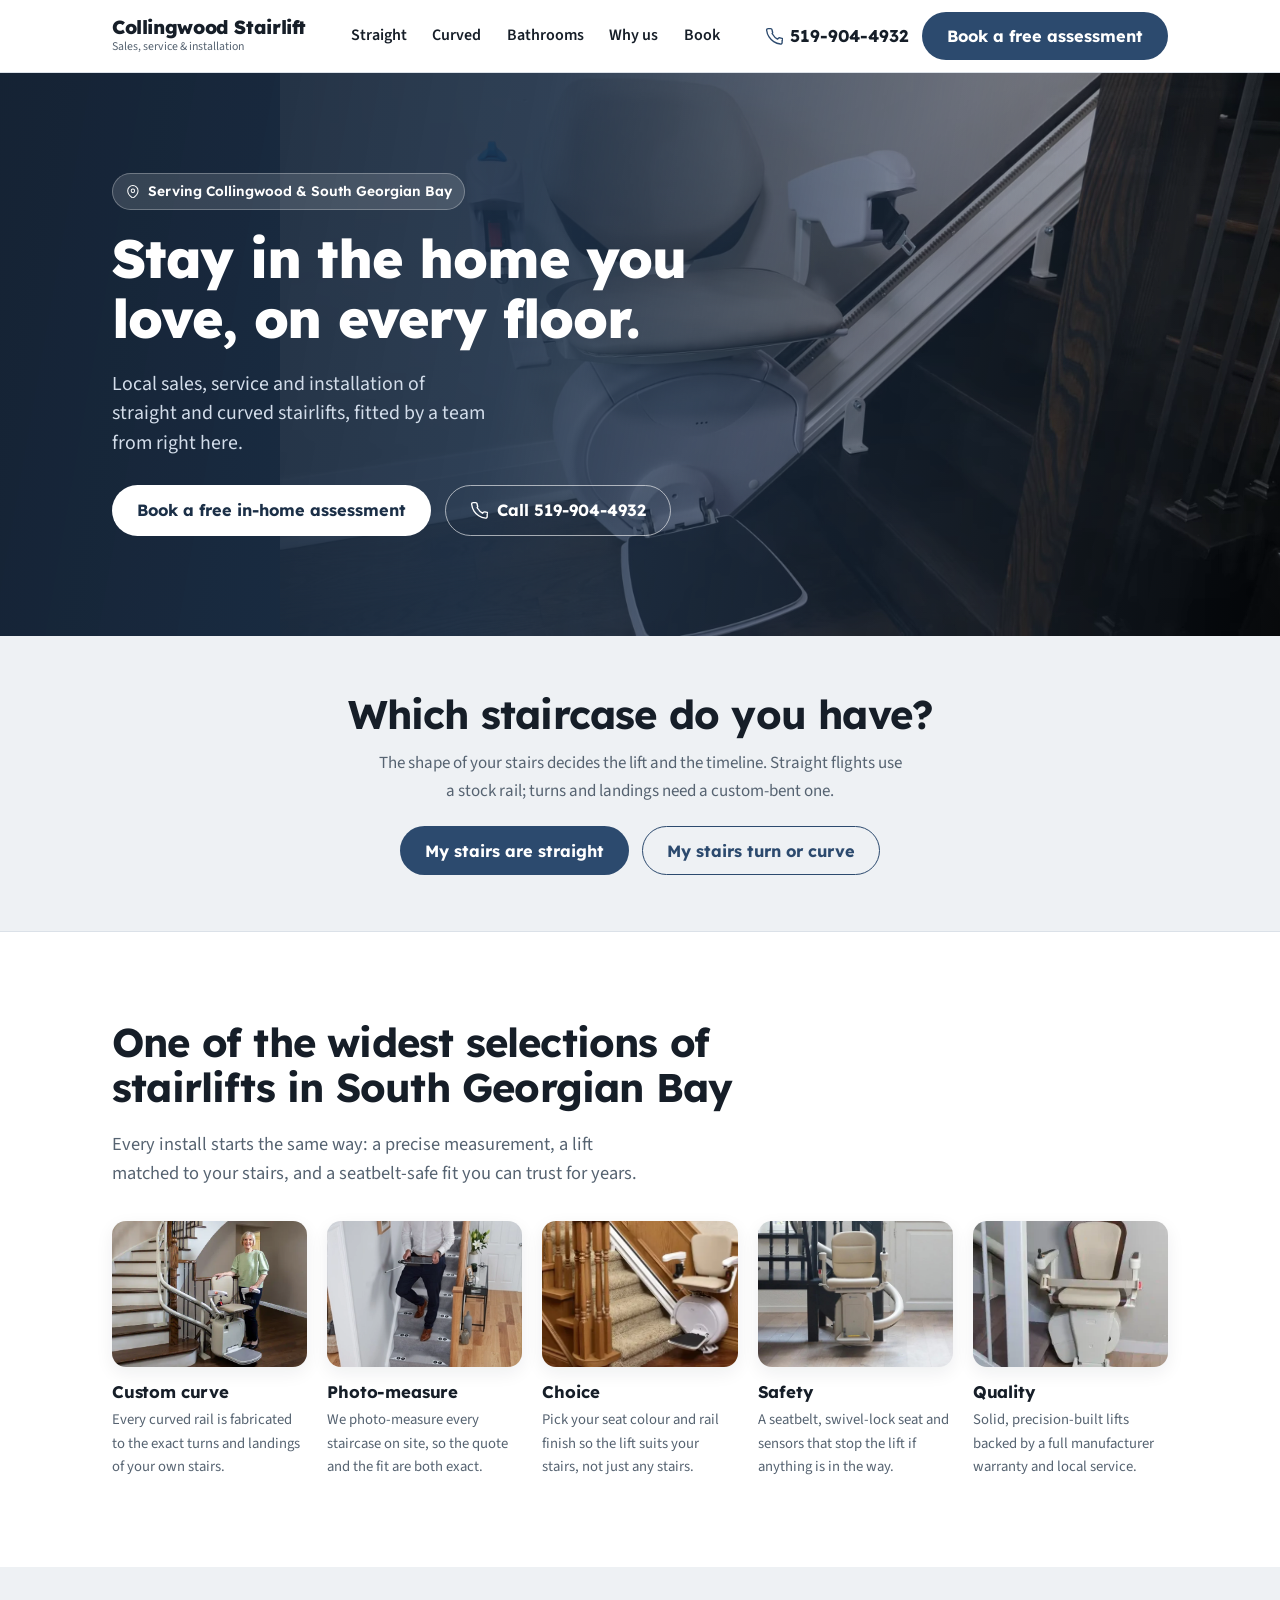
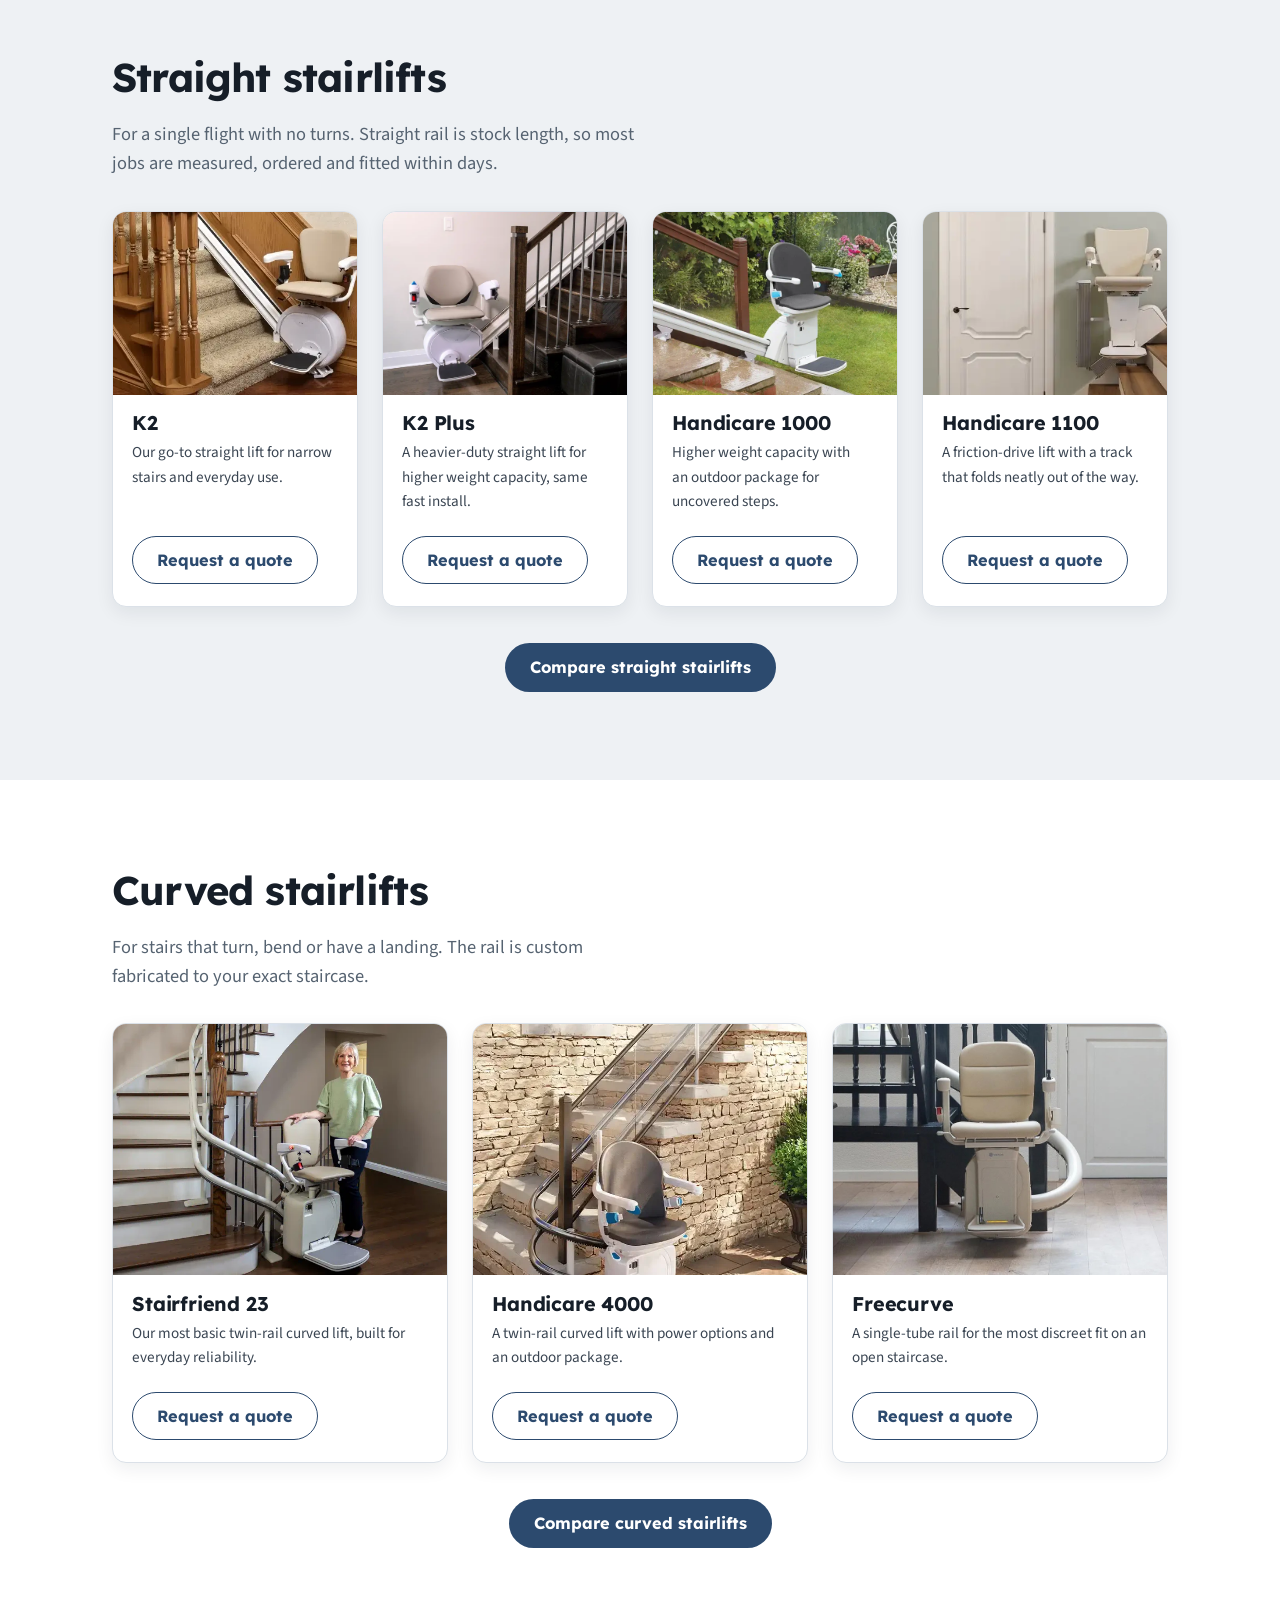
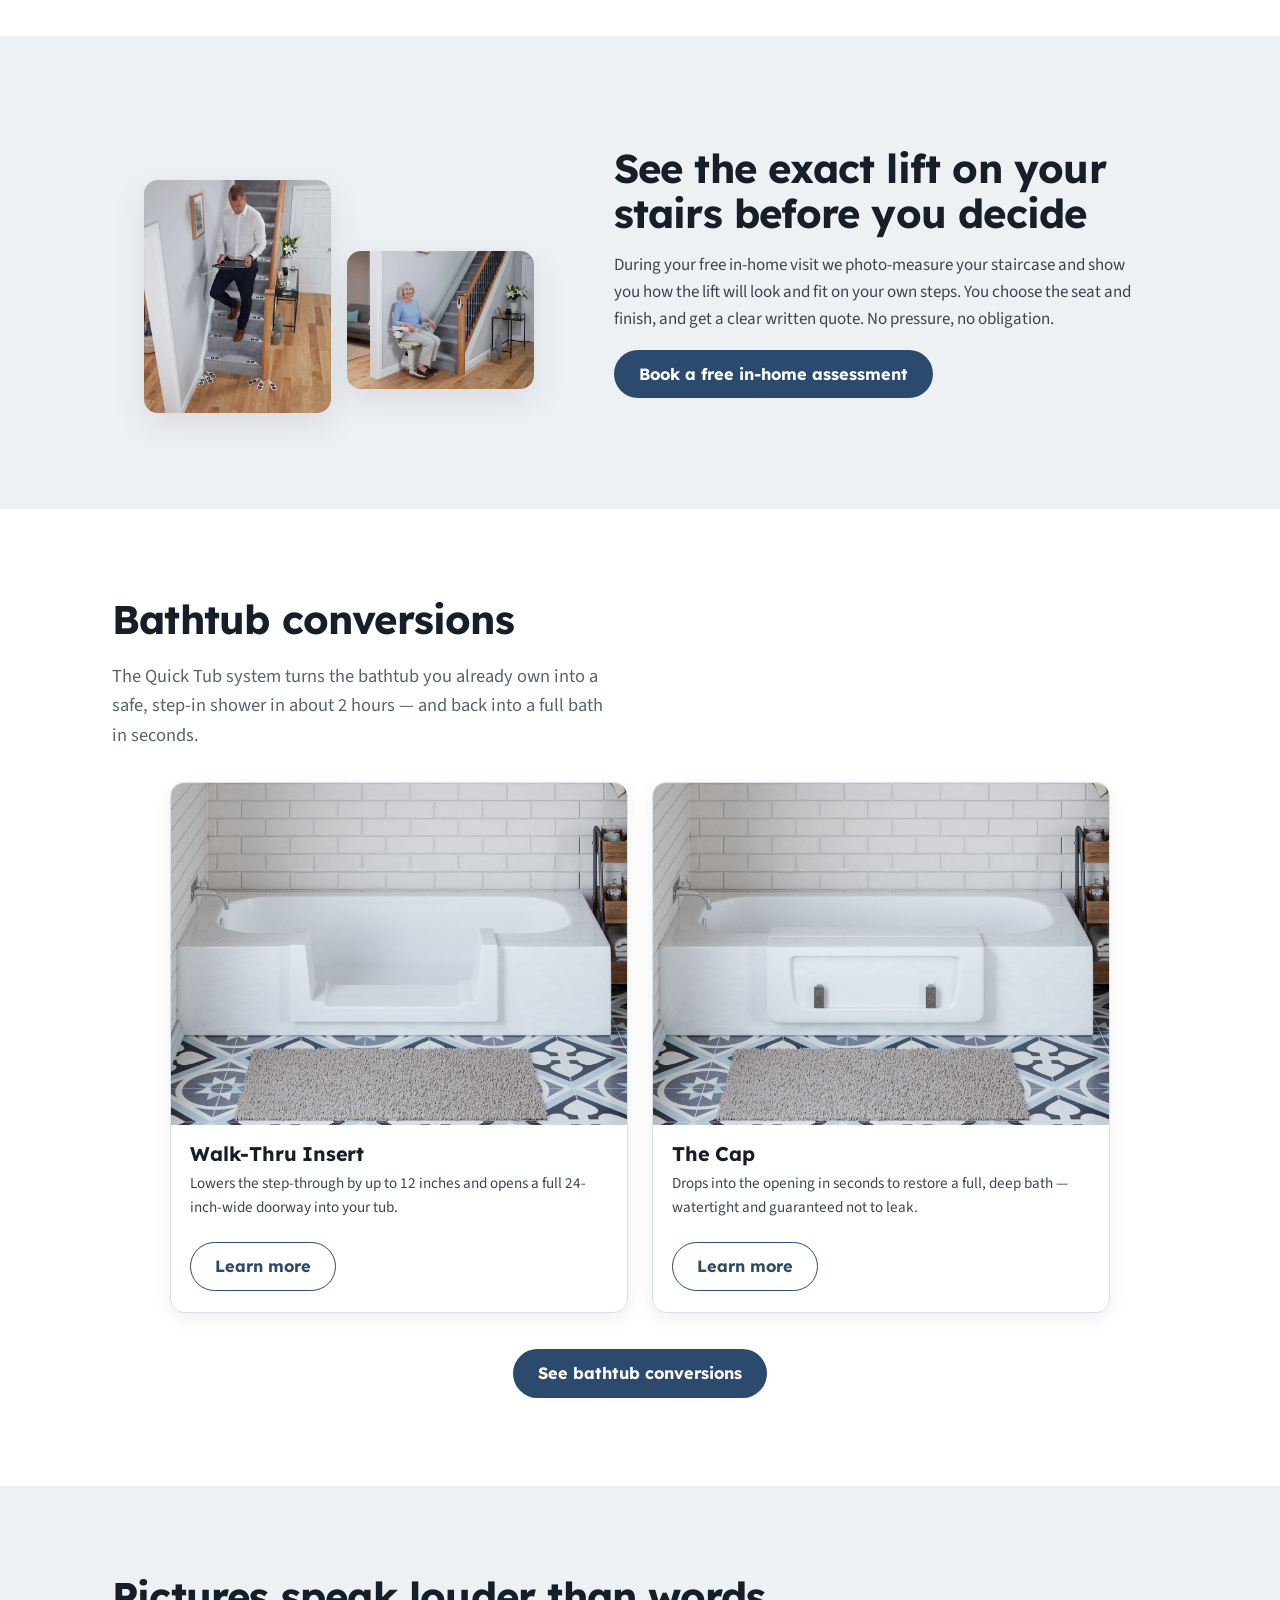
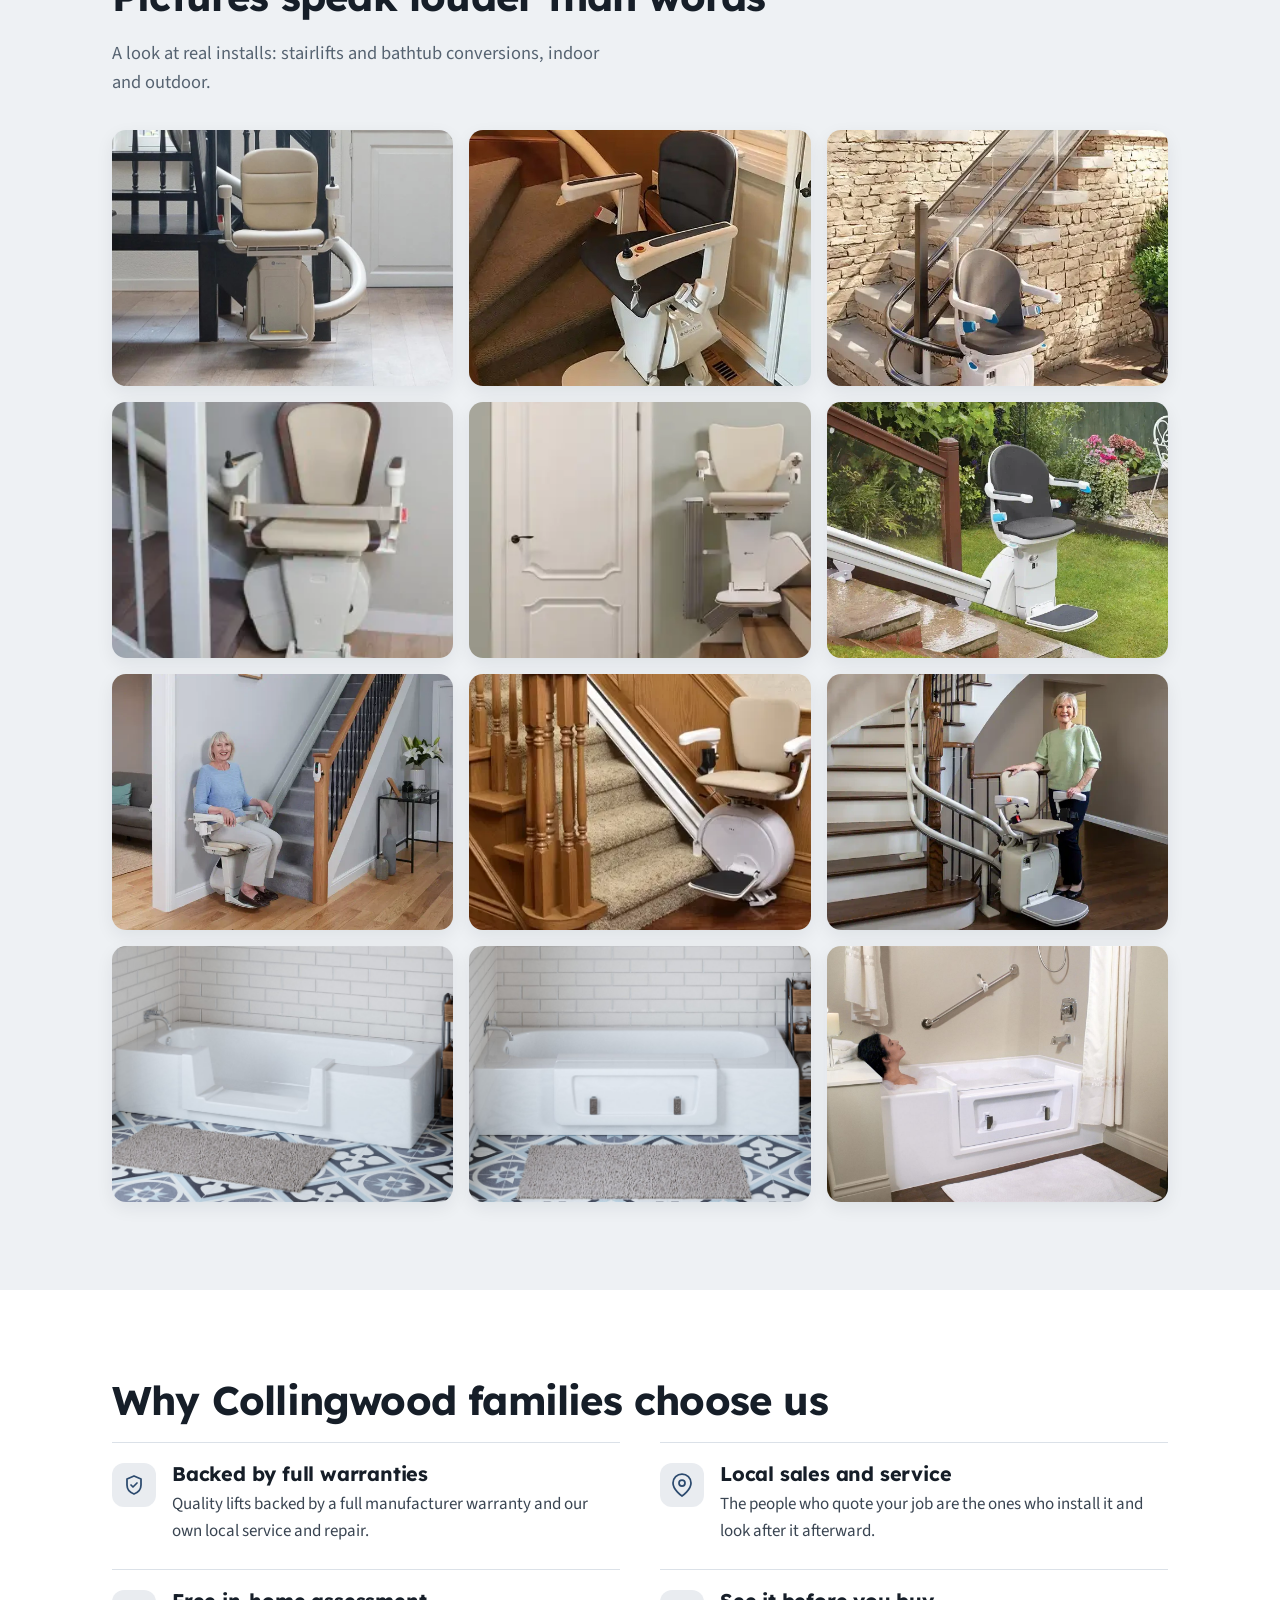
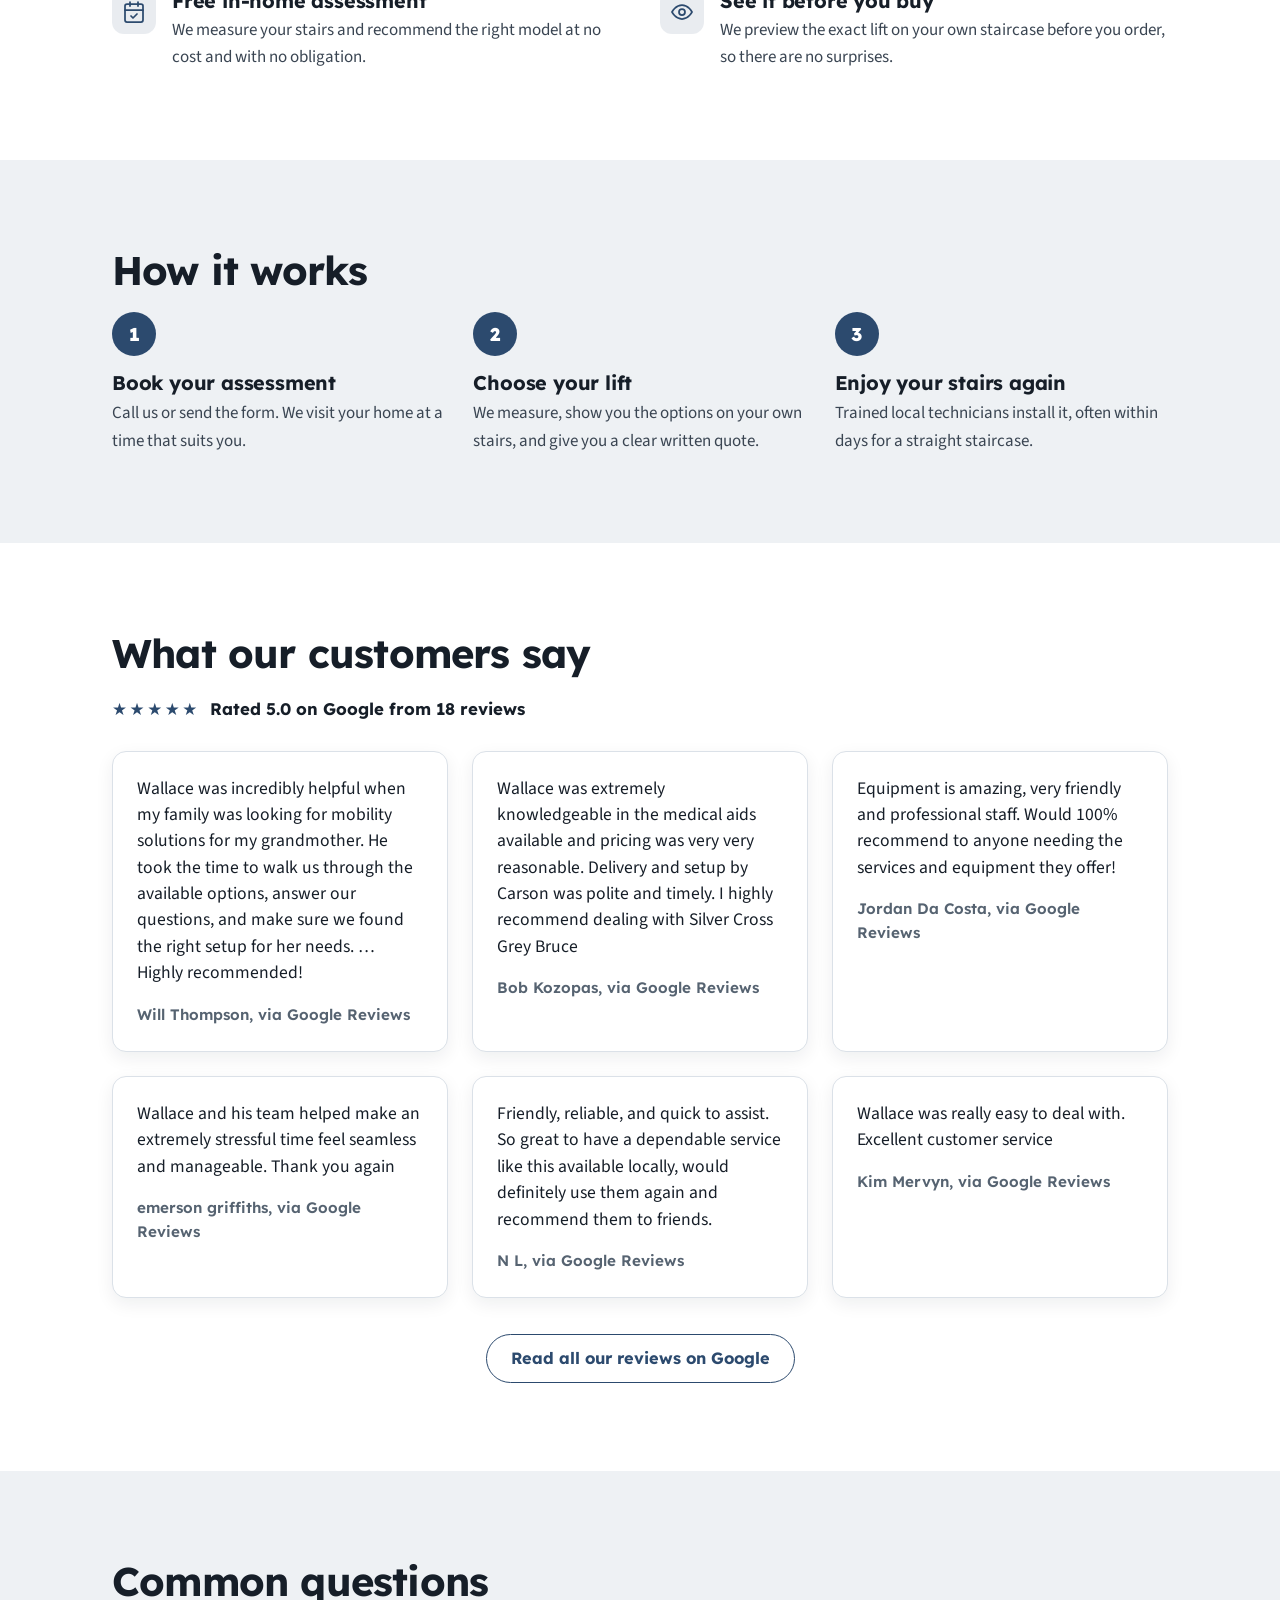
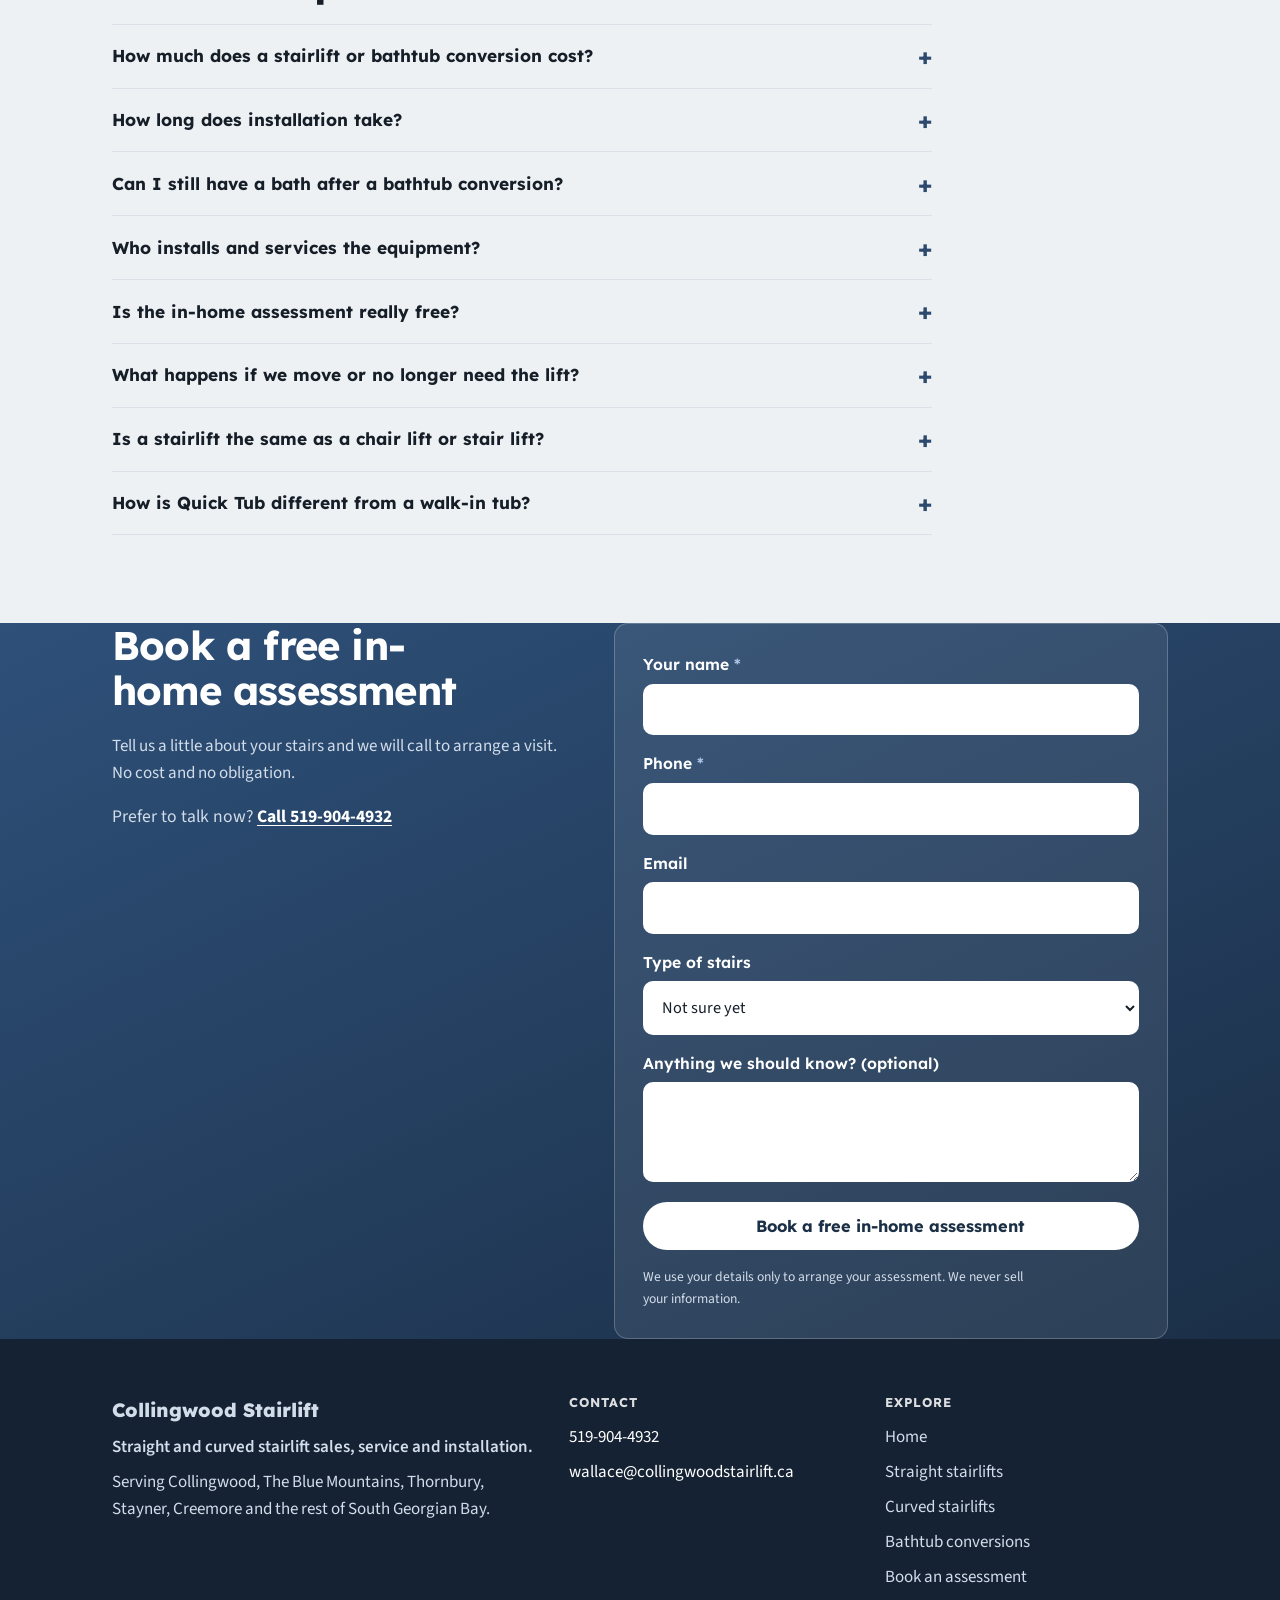
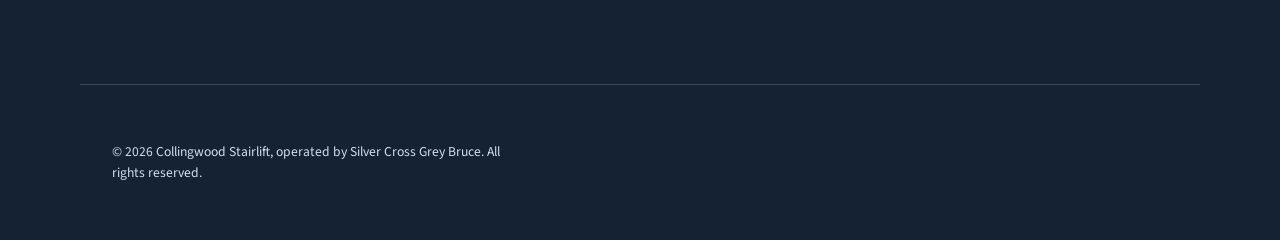
<file: index.html>
<!DOCTYPE html>
<html lang="en-CA">
<head>
<meta charset="utf-8">
<meta name="viewport" content="width=device-width, initial-scale=1">
<title>Collingwood Stairlift | Stairlifts &amp; Bathtub Conversions</title>
<meta name="description" content="Straight and curved stairlifts and Quick Tub bathtub conversions, sold and installed locally in Collingwood and South Georgian Bay. Free in-home assessment.">
<meta name="theme-color" content="#1b2f47">
<link rel="icon" type="image/svg+xml" href="favicon.svg">
<link rel="icon" type="image/png" sizes="48x48" href="favicon-48.png">
<link rel="icon" type="image/png" sizes="192x192" href="favicon-192.png">
<link rel="apple-touch-icon" href="apple-touch-icon.png">
<link rel="canonical" href="https://collingwoodstairlift.ca/">
<meta property="og:type" content="website">
<meta property="og:site_name" content="Collingwood Stairlift">
<meta property="og:locale" content="en_CA">
<meta property="og:title" content="Collingwood Stairlift | Stairlifts &amp; Bathtub Conversions">
<meta property="og:description" content="Straight and curved stairlifts and Quick Tub bathtub conversions, sold and installed locally in Collingwood and South Georgian Bay. Free in-home assessment.">
<meta property="og:url" content="https://collingwoodstairlift.ca/">
<meta property="og:image" content="https://collingwoodstairlift.ca/images/hero.webp">
<meta name="twitter:card" content="summary_large_image">
<link rel="stylesheet" href="styles.css">
<script src="tracking.js" defer></script>
</head>
<body>
<a class="skip" href="#main">Skip to content</a>

<!-- ===== Header ===== -->
<header class="site-header">
  <div class="wrap nav">
    <a class="brand" href="./">
      <b>Collingwood Stairlift</b>
      <span>Sales, service &amp; installation</span>
    </a>
    <nav class="nav-links" aria-label="Primary">
      <a href="straight-stairlifts">Straight</a>
      <a href="curved-stairlifts">Curved</a>
      <a href="bathrooms">Bathrooms</a>
      <a href="#why">Why us</a>
      <a href="#book">Book</a>
    </nav>
    <div class="nav-actions">
      <a class="nav-phone" href="tel:+15199044932" aria-label="Call 519-904-4932">
        <svg viewBox="0 0 24 24" fill="none" stroke="currentColor" stroke-width="1.75" stroke-linecap="round" stroke-linejoin="round" aria-hidden="true"><path d="M22 16.9v3a2 2 0 0 1-2.2 2 19.8 19.8 0 0 1-8.6-3.1 19.5 19.5 0 0 1-6-6A19.8 19.8 0 0 1 2.1 4.2 2 2 0 0 1 4.1 2h3a2 2 0 0 1 2 1.7c.1.9.3 1.8.6 2.6a2 2 0 0 1-.5 2.1L10 9.6a16 16 0 0 0 6 6l1.2-1.2a2 2 0 0 1 2.1-.4c.8.3 1.7.5 2.6.6a2 2 0 0 1 1.7 2Z"/></svg>
        <span>519-904-4932</span>
      </a>
      <a class="btn btn--solid nav-book" href="#book">Book a free assessment</a>
      <details class="m-menu">
        <summary aria-label="Open menu">
          <svg viewBox="0 0 24 24" fill="none" stroke="currentColor" stroke-width="1.75" stroke-linecap="round" aria-hidden="true"><path d="M4 7h16M4 12h16M4 17h16"/></svg>
        </summary>
        <div class="m-panel">
          <a href="straight-stairlifts">Straight stairlifts</a>
          <a href="curved-stairlifts">Curved stairlifts</a>
          <a href="bathrooms">Bathtub conversions</a>
          <a href="#why">Why us</a>
          <a href="#book">Book a free assessment</a>
          <a href="tel:+15199044932">Call 519-904-4932</a>
        </div>
      </details>
    </div>
  </div>
</header>

<main id="main">

  <!-- ===== Hero (full-bleed video) ===== -->
  <section class="hero-photo">
    <video class="hero-bg" poster="images/hero.webp" autoplay muted loop playsinline aria-hidden="true">
      <source src="images/hero.webm" type="video/webm">
    </video>
    <div class="scrim"></div>
    <div class="wrap">
      <div class="hero-inner">
        <span class="hero-badge">
          <svg viewBox="0 0 24 24" fill="none" stroke="currentColor" stroke-width="1.75" stroke-linecap="round" stroke-linejoin="round" aria-hidden="true"><path d="M21 10c0 7-9 13-9 13s-9-6-9-13a9 9 0 0 1 18 0Z"/><circle cx="12" cy="10" r="3"/></svg>
          Serving Collingwood &amp; South Georgian Bay
        </span>
        <h1>Stay in the home you love, on every floor.</h1>
        <p class="lead">Local sales, service and installation of straight and curved stairlifts, fitted by a team from right here.</p>
        <div class="hero-actions">
          <a class="btn btn--onband" href="#book">Book a free in-home assessment</a>
          <a class="btn btn--ghostband" href="tel:+15199044932">
            <svg viewBox="0 0 24 24" fill="none" stroke="currentColor" stroke-width="1.75" stroke-linecap="round" stroke-linejoin="round" aria-hidden="true"><path d="M22 16.9v3a2 2 0 0 1-2.2 2 19.8 19.8 0 0 1-8.6-3.1 19.5 19.5 0 0 1-6-6A19.8 19.8 0 0 1 2.1 4.2 2 2 0 0 1 4.1 2h3a2 2 0 0 1 2 1.7c.1.9.3 1.8.6 2.6a2 2 0 0 1-.5 2.1L10 9.6a16 16 0 0 0 6 6l1.2-1.2a2 2 0 0 1 2.1-.4c.8.3 1.7.5 2.6.6a2 2 0 0 1 1.7 2Z"/></svg>
            Call 519-904-4932
          </a>
        </div>
      </div>
    </div>
  </section>

  <!-- ===== Straight vs curved chooser strip ===== -->
  <section class="compare-strip" aria-label="Choose your staircase type">
    <div class="wrap compare-inner">
      <div class="compare-copy">
        <h2>Which staircase do you have?</h2>
        <p>The shape of your stairs decides the lift and the timeline. Straight flights use a stock rail; turns and landings need a custom-bent one.</p>
        <div class="compare-actions">
          <a class="btn btn--solid" href="straight-stairlifts">My stairs are straight</a>
          <a class="btn btn--ghost" href="curved-stairlifts">My stairs turn or curve</a>
        </div>
      </div>
    </div>
  </section>

  <!-- ===== Feature showcase ===== -->
  <section class="section" id="lifts">
    <div class="wrap">
      <h2>One of the widest selections of stairlifts in South Georgian Bay</h2>
      <p class="section-lead">Every install starts the same way: a precise measurement, a lift matched to your stairs, and a seatbelt-safe fit you can trust for years.</p>
      <div class="feature-grid">
        <div class="feature-card">
          <img src="images/curved-dual-rail.webp" alt="A custom-bent twin rail following a curved wooden staircase" loading="lazy" width="640" height="449">
          <h3>Custom curve</h3>
          <p>Every curved rail is fabricated to the exact turns and landings of your own stairs.</p>
        </div>
        <div class="feature-card">
          <img src="images/assessment.webp" alt="A specialist measuring a staircase with a tablet during a home visit" loading="lazy" width="288" height="360">
          <h3>Photo-measure</h3>
          <p>We photo-measure every staircase on site, so the quote and the fit are both exact.</p>
        </div>
        <div class="feature-card">
          <img src="images/straight-closeup.webp" alt="A stairlift with a beige seat matched to a golden oak staircase" loading="lazy" width="500" height="300">
          <h3>Choice</h3>
          <p>Pick your seat colour and rail finish so the lift suits your stairs, not just any stairs.</p>
        </div>
        <div class="feature-card">
          <img src="images/freecurve final.jpg" alt="A cream Freecurve stairlift parked at the foot of a curved black staircase" loading="lazy" width="853" height="640">
          <h3>Safety</h3>
          <p>A seatbelt, swivel-lock seat and sensors that stop the lift if anything is in the way.</p>
        </div>
        <div class="feature-card">
          <img src="images/straight-highend.webp" alt="A cream stairlift folded compactly at the foot of the stairs" loading="lazy" width="256" height="393">
          <h3>Quality</h3>
          <p>Solid, precision-built lifts backed by a full manufacturer warranty and local service.</p>
        </div>
      </div>
    </div>
  </section>

  <!-- ===== Straight stairlifts ===== -->
  <section class="section mist">
    <div class="wrap">
      <h2>Straight stairlifts</h2>
      <p class="section-lead">For a single flight with no turns. Straight rail is stock length, so most jobs are measured, ordered and fitted within days.</p>
      <div class="product-grid">
        <div class="product-card">
          <img src="images/straight-closeup.webp" alt="A stairlift with a beige seat matched to a golden oak staircase" loading="lazy" width="500" height="300">
          <div class="product-body">
            <h3>K2</h3>
            <p>Our go-to straight lift for narrow stairs and everyday use.</p>
            <a class="btn btn--ghost" href="straight-stairlifts">Request a quote</a>
          </div>
        </div>
        <div class="product-card">
          <img src="images/straight.webp" alt="A beige straight stairlift beside a dark wood staircase" loading="lazy" width="640" height="473">
          <div class="product-body">
            <h3>K2 Plus</h3>
            <p>A heavier-duty straight lift for higher weight capacity, same fast install.</p>
            <a class="btn btn--ghost" href="straight-stairlifts">Request a quote</a>
          </div>
        </div>
        <div class="product-card">
          <img src="images/outdoor-garden.webp" alt="A straight stairlift installed on outdoor garden steps" loading="lazy" width="640" height="470">
          <div class="product-body">
            <h3>Handicare 1000</h3>
            <p>Higher weight capacity with an outdoor package for uncovered steps.</p>
            <a class="btn btn--ghost" href="straight-stairlifts">Request a quote</a>
          </div>
        </div>
        <div class="product-card">
          <img src="images/folded-door.webp" alt="A stairlift folded flat beside a white interior door" loading="lazy" width="500" height="300">
          <div class="product-body">
            <h3>Handicare 1100</h3>
            <p>A friction-drive lift with a track that folds neatly out of the way.</p>
            <a class="btn btn--ghost" href="straight-stairlifts">Request a quote</a>
          </div>
        </div>
      </div>
      <div class="section-cta">
        <a class="btn btn--solid" href="straight-stairlifts">Compare straight stairlifts</a>
      </div>
    </div>
  </section>

  <!-- ===== Curved stairlifts ===== -->
  <section class="section">
    <div class="wrap">
      <h2>Curved stairlifts</h2>
      <p class="section-lead">For stairs that turn, bend or have a landing. The rail is custom fabricated to your exact staircase.</p>
      <div class="product-grid product-grid--3">
        <div class="product-card">
          <img src="images/curved-dual-rail.webp" alt="A woman standing beside her twin-rail curved stairlift on a wooden staircase" loading="lazy" width="640" height="449">
          <div class="product-body">
            <h3>Stairfriend 23</h3>
            <p>Our most basic twin-rail curved lift, built for everyday reliability.</p>
            <a class="btn btn--ghost" href="curved-stairlifts">Request a quote</a>
          </div>
        </div>
        <div class="product-card">
          <img src="images/curved-outside.webp" alt="A twin-rail curved stairlift on outdoor stone steps" loading="lazy" width="640" height="843">
          <div class="product-body">
            <h3>Handicare 4000</h3>
            <p>A twin-rail curved lift with power options and an outdoor package.</p>
            <a class="btn btn--ghost" href="curved-stairlifts">Request a quote</a>
          </div>
        </div>
        <div class="product-card">
          <img src="images/freecurve final.jpg" alt="A cream single-tube Freecurve stairlift at the foot of a curved black staircase" loading="lazy" width="853" height="640">
          <div class="product-body">
            <h3>Freecurve</h3>
            <p>A single-tube rail for the most discreet fit on an open staircase.</p>
            <a class="btn btn--ghost" href="curved-stairlifts">Request a quote</a>
          </div>
        </div>
      </div>
      <div class="section-cta">
        <a class="btn btn--solid" href="curved-stairlifts">Compare curved stairlifts</a>
      </div>
    </div>
  </section>

  <!-- ===== Human assessment band ===== -->
  <section class="section mist">
    <div class="wrap split">
      <div class="split-media">
        <img src="images/assessment.webp" alt="A specialist measuring a staircase with a tablet during a home visit" loading="lazy" width="288" height="360">
        <img src="images/straight-lady.webp" alt="A woman seated comfortably on her stairlift at the foot of a carpeted staircase" loading="lazy" width="640" height="474">
      </div>
      <div class="split-copy">
        <h2>See the exact lift on your stairs before you decide</h2>
        <p>During your free in-home visit we photo-measure your staircase and show you how the lift will look and fit on your own steps. You choose the seat and finish, and get a clear written quote. No pressure, no obligation.</p>
        <a class="btn btn--solid" href="#book">Book a free in-home assessment</a>
      </div>
    </div>
  </section>

  <!-- ===== Bathtub conversions ===== -->
  <section class="section">
    <div class="wrap">
      <h2>Bathtub conversions</h2>
      <p class="section-lead">The Quick Tub system turns the bathtub you already own into a safe, step-in shower in about 2 hours — and back into a full bath in seconds.</p>
      <div class="product-grid product-grid--2">
        <div class="product-card">
          <img src="images/bath-insert-open.jpg" alt="Bathtub with the walk-thru insert open for easy step-in access" loading="lazy" width="1600" height="1067">
          <div class="product-body">
            <h3>Walk-Thru Insert</h3>
            <p>Lowers the step-through by up to 12 inches and opens a full 24-inch-wide doorway into your tub.</p>
            <a class="btn btn--ghost" href="bathrooms">Learn more</a>
          </div>
        </div>
        <div class="product-card">
          <img src="images/bath-cap-closed.jpg" alt="The same bathtub with the cap dropped in, ready for a full bath" loading="lazy" width="1600" height="1067">
          <div class="product-body">
            <h3>The Cap</h3>
            <p>Drops into the opening in seconds to restore a full, deep bath — watertight and guaranteed not to leak.</p>
            <a class="btn btn--ghost" href="bathrooms">Learn more</a>
          </div>
        </div>
      </div>
      <div class="section-cta">
        <a class="btn btn--solid" href="bathrooms">See bathtub conversions</a>
      </div>
    </div>
  </section>

  <!-- ===== Gallery ===== -->
  <section class="section mist">
    <div class="wrap">
      <h2>Pictures speak louder than words</h2>
      <p class="section-lead">A look at real installs: stairlifts and bathtub conversions, indoor and outdoor.</p>
      <div class="gallery-grid">
        <img src="images/freecurve final.jpg" alt="A cream Freecurve stairlift parked at the foot of a curved black staircase" loading="lazy" width="853" height="640">
        <img src="images/Single-rail-stairlift-for-curved-stairs-custom-made (2).jpg" alt="A single-rail stairlift custom made for a curved carpeted staircase" loading="lazy" width="601" height="721">
        <img src="images/curved-outside.webp" alt="A twin-rail curved stairlift on outdoor stone steps" loading="lazy" width="640" height="843">
        <img src="images/straight-highend.webp" alt="A cream stairlift folded compactly at the foot of the stairs" loading="lazy" width="256" height="393">
        <img src="images/folded-door.webp" alt="A stairlift folded flat beside a white interior door" loading="lazy" width="500" height="300">
        <img src="images/outdoor-garden.webp" alt="A straight stairlift installed on outdoor garden steps" loading="lazy" width="640" height="470">
        <img src="images/straight-lady.webp" alt="A woman seated comfortably on her stairlift at the foot of a carpeted staircase" loading="lazy" width="640" height="474">
        <img src="images/straight-closeup.webp" alt="A stairlift with a beige seat matched to a golden oak staircase" loading="lazy" width="500" height="300">
        <img src="images/curved-dual-rail.webp" alt="A woman standing beside her twin-rail curved stairlift on a wooden staircase" loading="lazy" width="640" height="449">
        <img src="images/bath-after.jpg" alt="A bathtub with a walk-thru opening cut into the side" loading="lazy" width="1600" height="1067">
        <img src="images/bath-cap-closed.jpg" alt="The cap in place, restoring the tub for a full bath" loading="lazy" width="1600" height="1067">
        <img src="images/bath-relaxing.jpg" alt="A woman enjoying a full bath with the cap installed" loading="lazy" width="1600" height="900">
      </div>
    </div>
  </section>

  <!-- ===== Why us ===== -->
  <section class="section" id="why">
    <div class="wrap">
      <h2>Why Collingwood families choose us</h2>
      <div class="why-grid">
        <div class="why-item">
          <span class="why-ic"><svg viewBox="0 0 24 24" fill="none" stroke="currentColor" stroke-width="1.75" stroke-linecap="round" stroke-linejoin="round" aria-hidden="true"><path d="M12 3l7 3v6c0 4.5-3 7.5-7 9-4-1.5-7-4.5-7-9V6l7-3Z"/><path d="M9 12l2 2 4-4"/></svg></span>
          <div><h3>Backed by full warranties</h3><p>Quality lifts backed by a full manufacturer warranty and our own local service and repair.</p></div>
        </div>
        <div class="why-item">
          <span class="why-ic"><svg viewBox="0 0 24 24" fill="none" stroke="currentColor" stroke-width="1.75" stroke-linecap="round" stroke-linejoin="round" aria-hidden="true"><path d="M21 10c0 7-9 13-9 13s-9-6-9-13a9 9 0 0 1 18 0Z"/><circle cx="12" cy="10" r="3"/></svg></span>
          <div><h3>Local sales and service</h3><p>The people who quote your job are the ones who install it and look after it afterward.</p></div>
        </div>
        <div class="why-item">
          <span class="why-ic"><svg viewBox="0 0 24 24" fill="none" stroke="currentColor" stroke-width="1.75" stroke-linecap="round" stroke-linejoin="round" aria-hidden="true"><rect x="3" y="4" width="18" height="18" rx="2"/><path d="M16 2v4M8 2v4M3 10h18M9 16l2 2 4-4"/></svg></span>
          <div><h3>Free in-home assessment</h3><p>We measure your stairs and recommend the right model at no cost and with no obligation.</p></div>
        </div>
        <div class="why-item">
          <span class="why-ic"><svg viewBox="0 0 24 24" fill="none" stroke="currentColor" stroke-width="1.75" stroke-linecap="round" stroke-linejoin="round" aria-hidden="true"><path d="M2 12s3.5-7 10-7 10 7 10 7-3.5 7-10 7-10-7-10-7Z"/><circle cx="12" cy="12" r="3"/></svg></span>
          <div><h3>See it before you buy</h3><p>We preview the exact lift on your own staircase before you order, so there are no surprises.</p></div>
        </div>
      </div>
    </div>
  </section>

  <!-- ===== How it works ===== -->
  <section class="section mist">
    <div class="wrap">
      <h2>How it works</h2>
      <ol class="steps-grid">
        <li class="step"><span class="step-n">1</span><h3>Book your assessment</h3><p>Call us or send the form. We visit your home at a time that suits you.</p></li>
        <li class="step"><span class="step-n">2</span><h3>Choose your lift</h3><p>We measure, show you the options on your own stairs, and give you a clear written quote.</p></li>
        <li class="step"><span class="step-n">3</span><h3>Enjoy your stairs again</h3><p>Trained local technicians install it, often within days for a straight staircase.</p></li>
      </ol>
    </div>
  </section>

  <!-- ===== Reviews (verbatim from Google Reviews of Silver Cross Grey Bruce) ===== -->
  <section class="section">
    <div class="wrap">
      <h2>What our customers say</h2>
      <p class="rating-line"><span class="stars" aria-hidden="true">&#9733;&#9733;&#9733;&#9733;&#9733;</span> Rated 5.0 on Google from 18 reviews</p>
      <div class="quote-grid">
        <figure class="quote"><blockquote>Wallace was incredibly helpful when my family was looking for mobility solutions for my grandmother. He took the time to walk us through the available options, answer our questions, and make sure we found the right setup for her needs. &hellip; Highly recommended!</blockquote><figcaption>Will Thompson, via Google Reviews</figcaption></figure>
        <figure class="quote"><blockquote>Wallace was extremely knowledgeable in the medical aids available and pricing was very very reasonable. Delivery and setup by Carson was polite and timely. I highly recommend dealing with Silver Cross Grey Bruce</blockquote><figcaption>Bob Kozopas, via Google Reviews</figcaption></figure>
        <figure class="quote"><blockquote>Equipment is amazing, very friendly and professional staff. Would 100% recommend to anyone needing the services and equipment they offer!</blockquote><figcaption>Jordan Da Costa, via Google Reviews</figcaption></figure>
        <figure class="quote"><blockquote>Wallace and his team helped make an extremely stressful time feel seamless and manageable. Thank you again</blockquote><figcaption>emerson griffiths, via Google Reviews</figcaption></figure>
        <figure class="quote"><blockquote>Friendly, reliable, and quick to assist. So great to have a dependable service like this available locally, would definitely use them again and recommend them to friends.</blockquote><figcaption>N L, via Google Reviews</figcaption></figure>
        <figure class="quote"><blockquote>Wallace was really easy to deal with. Excellent customer service</blockquote><figcaption>Kim Mervyn, via Google Reviews</figcaption></figure>
      </div>
      <div class="section-cta">
        <a class="btn btn--ghost" href="https://maps.app.goo.gl/qf5YQzcDQCViLzCb7" target="_blank" rel="noopener">Read all our reviews on Google</a>
      </div>
    </div>
  </section>

  <!-- ===== FAQ ===== -->
  <section class="section mist" id="faq">
    <div class="wrap">
      <h2>Common questions</h2>
      <div class="faq-list">
        <details class="faq">
          <summary>How much does a stairlift or bathtub conversion cost?</summary>
          <p>Every staircase and bathroom is different, so we quote after the free in-home assessment. You get a clear written quote on the spot, with no cost and no obligation.</p>
        </details>
        <details class="faq">
          <summary>How long does installation take?</summary>
          <p>Most straight stairlifts are installed in a few hours, often within days of ordering. Curved lifts take a little longer because the rail is custom made for your staircase. A bathtub conversion is typically done in about 2 hours.</p>
        </details>
        <details class="faq">
          <summary>Can I still have a bath after a bathtub conversion?</summary>
          <p>Yes. The Quick Tub cap drops into the walk-thru opening and seals watertight, so your tub holds a full bath again. It goes in and out in seconds with no tools.</p>
        </details>
        <details class="faq">
          <summary>Who installs and services the equipment?</summary>
          <p>Our own local team. The people who measure your home are the ones who install the equipment and look after it afterward, backed by full manufacturer warranties.</p>
        </details>
        <details class="faq">
          <summary>Is the in-home assessment really free?</summary>
          <p>Yes. We visit your home, photo-measure your stairs or bathroom, show you the options, and leave you a written quote. There is no charge and no obligation to buy.</p>
        </details>
        <details class="faq">
          <summary>What happens if we move or no longer need the lift?</summary>
          <p>Stairlifts can be removed and the staircase restored. Ask us about your options during the assessment and we will walk you through them.</p>
        </details>
        <details class="faq">
          <summary>Is a stairlift the same as a chair lift or stair lift?</summary>
          <p>Yes. Stairlift, stair lift and chair lift for stairs are different names for the same thing: a motorized seat that carries you up and down the staircase on a rail. We sell, install and service both straight and curved models.</p>
        </details>
        <details class="faq">
          <summary>How is Quick Tub different from a walk-in tub?</summary>
          <p>A walk-in tub replaces your bathtub and usually means a renovation. Quick Tub converts the tub you already own into a step-in shower in about 2 hours, and the drop-in cap still gives you a full, deep bath whenever you want one.</p>
        </details>
      </div>
    </div>
  </section>

  <!-- ===== Book / assessment ===== -->
  <section class="band cta" id="book">
    <div class="wrap cta-grid">
      <div class="cta-copy">
        <h2>Book a free in-home assessment</h2>
        <p>Tell us a little about your stairs and we will call to arrange a visit. No cost and no obligation.</p>
        <p class="cta-phone">Prefer to talk now? <a href="tel:+15199044932">Call 519-904-4932</a></p>
      </div>
      <!-- This form needs a handler to actually send. See README (Formspree or Cloudflare Pages Forms). -->
      <form class="form" action="https://formspree.io/f/xeebwbpz" method="post">
        <input type="hidden" name="_subject" value="New booking request from collingwoodstairlift.ca">
        <input type="text" name="_gotcha" style="display:none" tabindex="-1" autocomplete="off" aria-hidden="true">
        <div class="field">
          <label for="name">Your name <span class="req" aria-hidden="true">*</span></label>
          <input id="name" name="name" type="text" autocomplete="name" required>
        </div>
        <div class="field">
          <label for="phone">Phone <span class="req" aria-hidden="true">*</span></label>
          <input id="phone" name="phone" type="tel" autocomplete="tel" required>
        </div>
        <div class="field">
          <label for="email">Email</label>
          <input id="email" name="email" type="email" autocomplete="email">
        </div>
        <div class="field">
          <label for="stairs">Type of stairs</label>
          <select id="stairs" name="stairs">
            <option>Not sure yet</option>
            <option>Straight</option>
            <option>Curved or with a landing</option>
          </select>
        </div>
        <div class="field">
          <label for="msg">Anything we should know? (optional)</label>
          <textarea id="msg" name="msg" rows="3"></textarea>
        </div>
        <button class="btn btn--onband" type="submit">Book a free in-home assessment</button>
        <p class="form-fine">We use your details only to arrange your assessment. We never sell your information.</p>
      </form>
    </div>
  </section>

</main>

<!-- ===== Footer ===== -->
<footer class="footer">
  <div class="wrap footer-grid">
    <div>
      <p class="foot-brand">Collingwood Stairlift</p>
      <p class="foot-sub">Straight and curved stairlift sales, service and installation.</p>
      <p>Serving Collingwood, The Blue Mountains, Thornbury, Stayner, Creemore and the rest of South Georgian Bay.</p>
    </div>
    <div>
      <h4>Contact</h4>
      <p><a href="tel:+15199044932">519-904-4932</a></p>
      <p><a href="mailto:wallace@collingwoodstairlift.ca">wallace@collingwoodstairlift.ca</a></p>
    </div>
    <nav aria-label="Footer">
      <h4>Explore</h4>
      <a href="./">Home</a>
      <a href="straight-stairlifts">Straight stairlifts</a>
      <a href="curved-stairlifts">Curved stairlifts</a>
          <a href="bathrooms">Bathtub conversions</a>
      <a href="#book">Book an assessment</a>
    </nav>
  </div>
  <div class="wrap foot-legal">
    <p>&copy; 2026 Collingwood Stairlift, operated by Silver Cross Grey Bruce. All rights reserved.</p>
  </div>
</footer>

<!-- Mobile sticky call bar -->
<a class="callbar" href="tel:+15199044932">
  <svg viewBox="0 0 24 24" fill="none" stroke="currentColor" stroke-width="1.75" stroke-linecap="round" stroke-linejoin="round" aria-hidden="true"><path d="M22 16.9v3a2 2 0 0 1-2.2 2 19.8 19.8 0 0 1-8.6-3.1 19.5 19.5 0 0 1-6-6A19.8 19.8 0 0 1 2.1 4.2 2 2 0 0 1 4.1 2h3a2 2 0 0 1 2 1.7c.1.9.3 1.8.6 2.6a2 2 0 0 1-.5 2.1L10 9.6a16 16 0 0 0 6 6l1.2-1.2a2 2 0 0 1 2.1-.4c.8.3 1.7.5 2.6.6a2 2 0 0 1 1.7 2Z"/></svg>
  Call 519-904-4932
</a>

<script type="application/ld+json">
{
  "@context": "https://schema.org",
  "@type": "LocalBusiness",
  "name": "Collingwood Stairlift",
  "description": "Sales, service and installation of straight and curved stairlifts and bathtub conversions in Collingwood and South Georgian Bay.",
  "telephone": "+1-519-904-4932",
  "email": "wallace@collingwoodstairlift.ca",
  "url": "https://collingwoodstairlift.ca/",
  "openingHours": "Mo-Su 00:00-24:00",
  "areaServed": ["Collingwood","The Blue Mountains","Thornbury","Stayner","Creemore","South Georgian Bay"],
  "parentOrganization": {
    "@type": "LocalBusiness",
    "name": "Silver Cross Grey Bruce",
    "url": "https://silvercrossstores.com/locations/grey-bruce/",
    "sameAs": ["https://maps.app.goo.gl/qf5YQzcDQCViLzCb7"],
    "telephone": "+1-519-904-4932",
    "address": {
      "@type": "PostalAddress",
      "streetAddress": "59 Arthur St W",
      "addressLocality": "Thornbury",
      "addressRegion": "ON",
      "postalCode": "N0H 2P0",
      "addressCountry": "CA"
    }
  }
}
</script>
<script type="application/ld+json">
{
  "@context": "https://schema.org",
  "@type": "FAQPage",
  "mainEntity": [
    {
      "@type": "Question",
      "name": "How much does a stairlift or bathtub conversion cost?",
      "acceptedAnswer": { "@type": "Answer", "text": "Every staircase and bathroom is different, so we quote after the free in-home assessment. You get a clear written quote on the spot, with no cost and no obligation." }
    },
    {
      "@type": "Question",
      "name": "How long does installation take?",
      "acceptedAnswer": { "@type": "Answer", "text": "Most straight stairlifts are installed in a few hours, often within days of ordering. Curved lifts take a little longer because the rail is custom made for your staircase. A bathtub conversion is typically done in about 2 hours." }
    },
    {
      "@type": "Question",
      "name": "Can I still have a bath after a bathtub conversion?",
      "acceptedAnswer": { "@type": "Answer", "text": "Yes. The Quick Tub cap drops into the walk-thru opening and seals watertight, so your tub holds a full bath again. It goes in and out in seconds with no tools." }
    },
    {
      "@type": "Question",
      "name": "Who installs and services the equipment?",
      "acceptedAnswer": { "@type": "Answer", "text": "Our own local team. The people who measure your home are the ones who install the equipment and look after it afterward, backed by full manufacturer warranties." }
    },
    {
      "@type": "Question",
      "name": "Is the in-home assessment really free?",
      "acceptedAnswer": { "@type": "Answer", "text": "Yes. We visit your home, photo-measure your stairs or bathroom, show you the options, and leave you a written quote. There is no charge and no obligation to buy." }
    },
    {
      "@type": "Question",
      "name": "What happens if we move or no longer need the lift?",
      "acceptedAnswer": { "@type": "Answer", "text": "Stairlifts can be removed and the staircase restored. Ask us about your options during the assessment and we will walk you through them." }
    },
    {
      "@type": "Question",
      "name": "Is a stairlift the same as a chair lift or stair lift?",
      "acceptedAnswer": { "@type": "Answer", "text": "Yes. Stairlift, stair lift and chair lift for stairs are different names for the same thing: a motorized seat that carries you up and down the staircase on a rail. We sell, install and service both straight and curved models." }
    },
    {
      "@type": "Question",
      "name": "How is Quick Tub different from a walk-in tub?",
      "acceptedAnswer": { "@type": "Answer", "text": "A walk-in tub replaces your bathtub and usually means a renovation. Quick Tub converts the tub you already own into a step-in shower in about 2 hours, and the drop-in cap still gives you a full, deep bath whenever you want one." }
    }
  ]
}
</script>
<script src="script.js" defer></script>
</body>
</html>
</file>
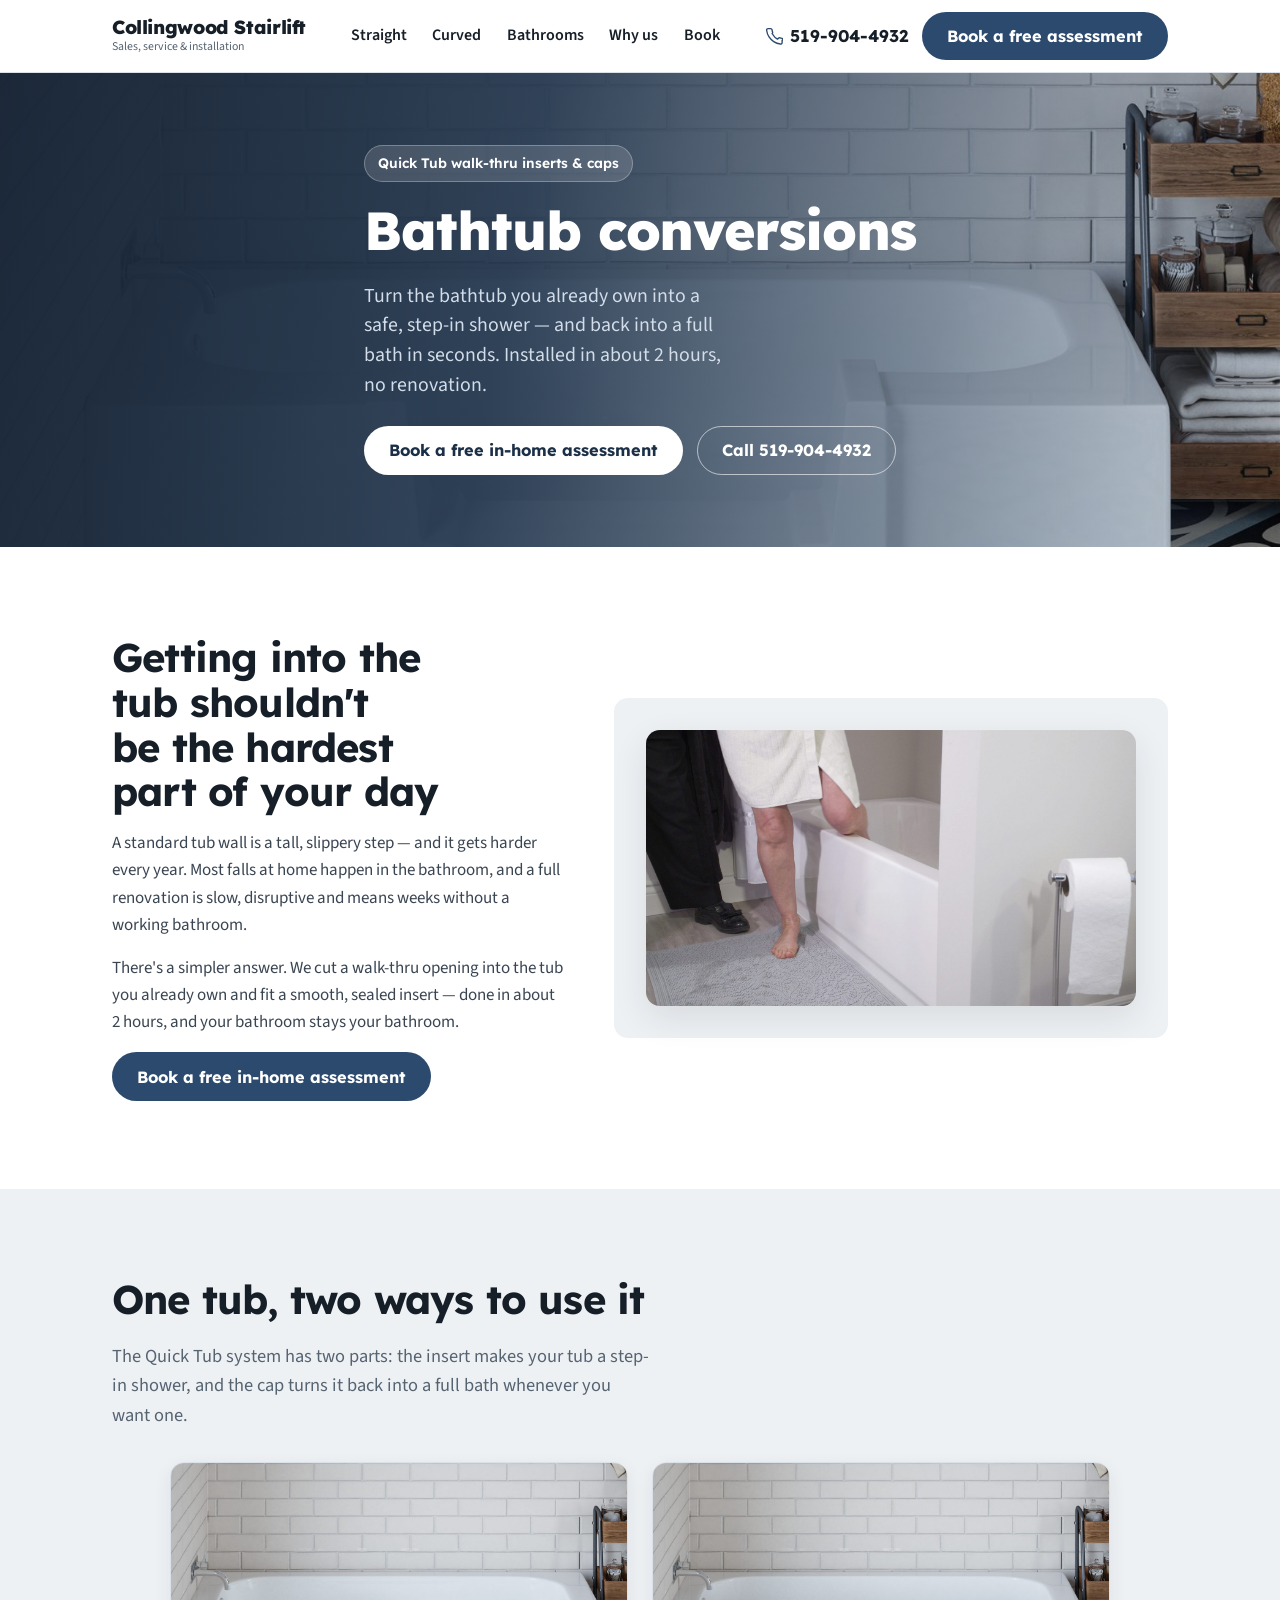
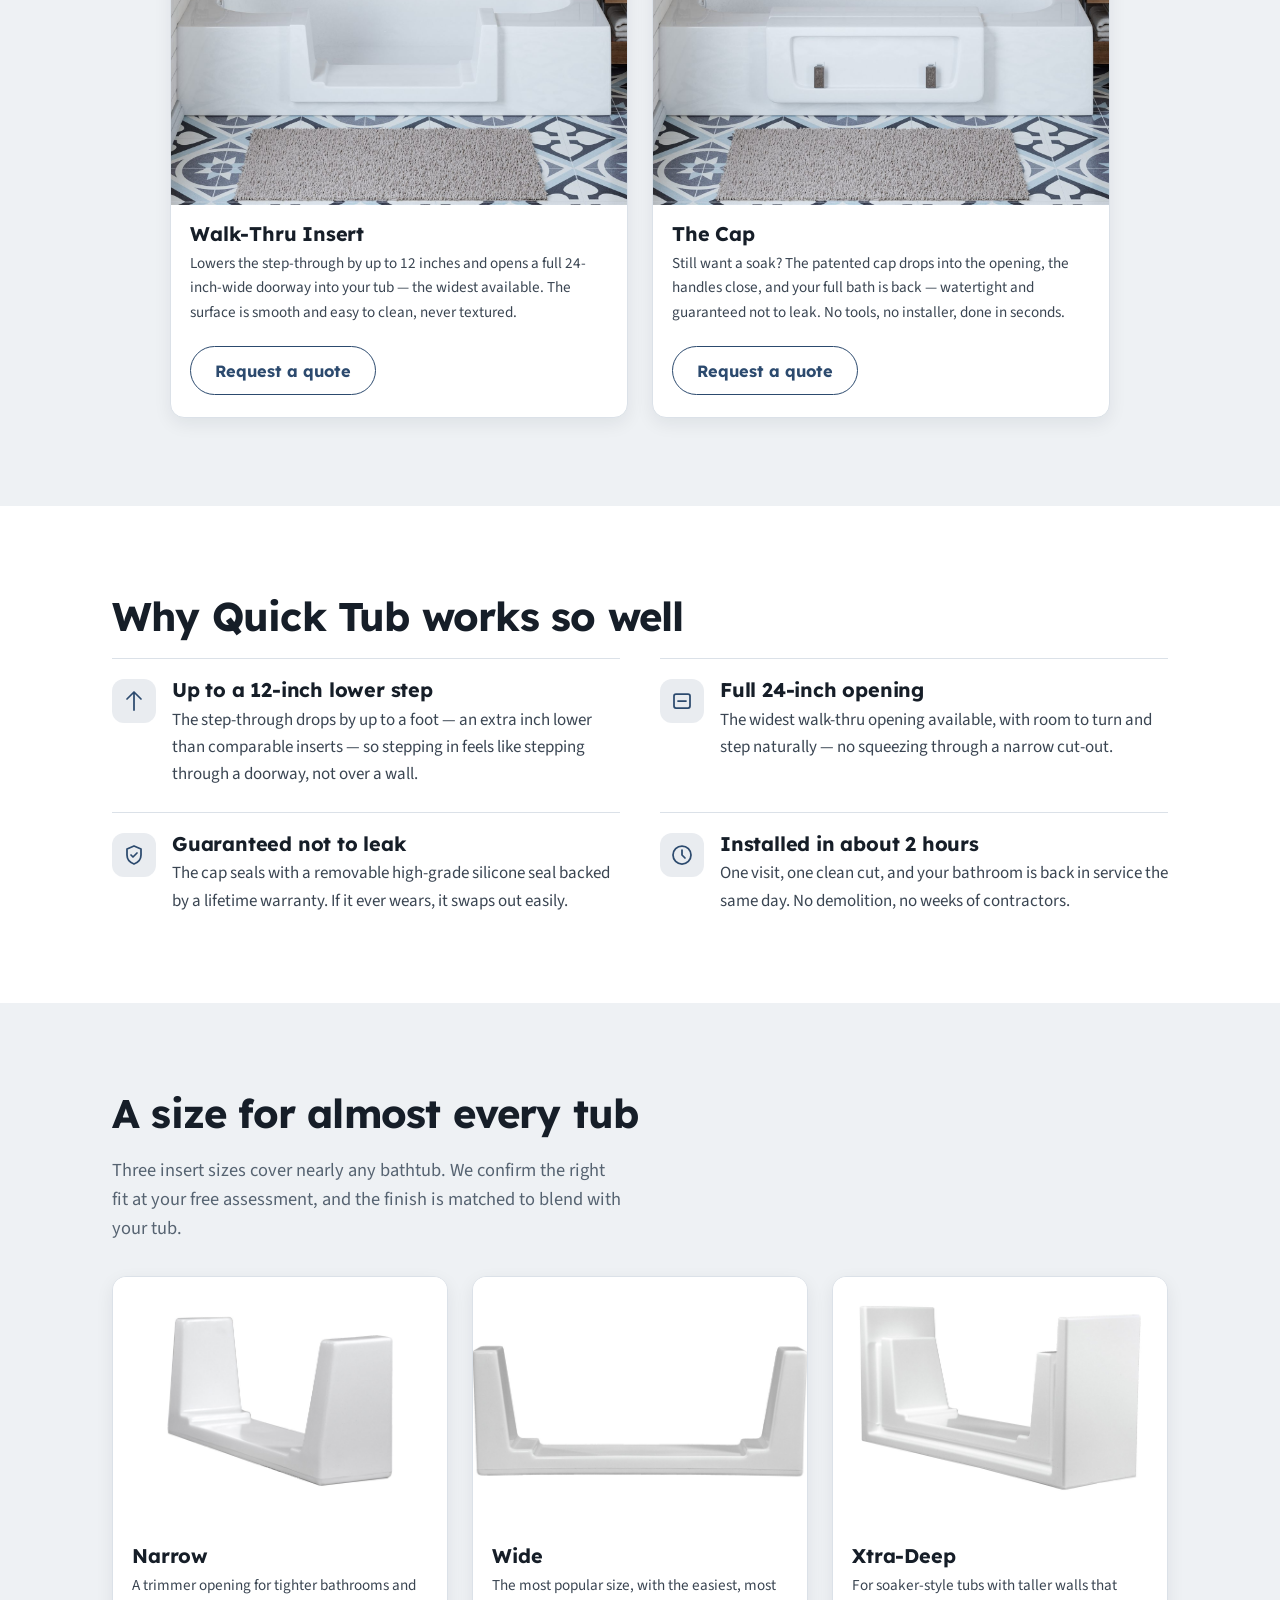
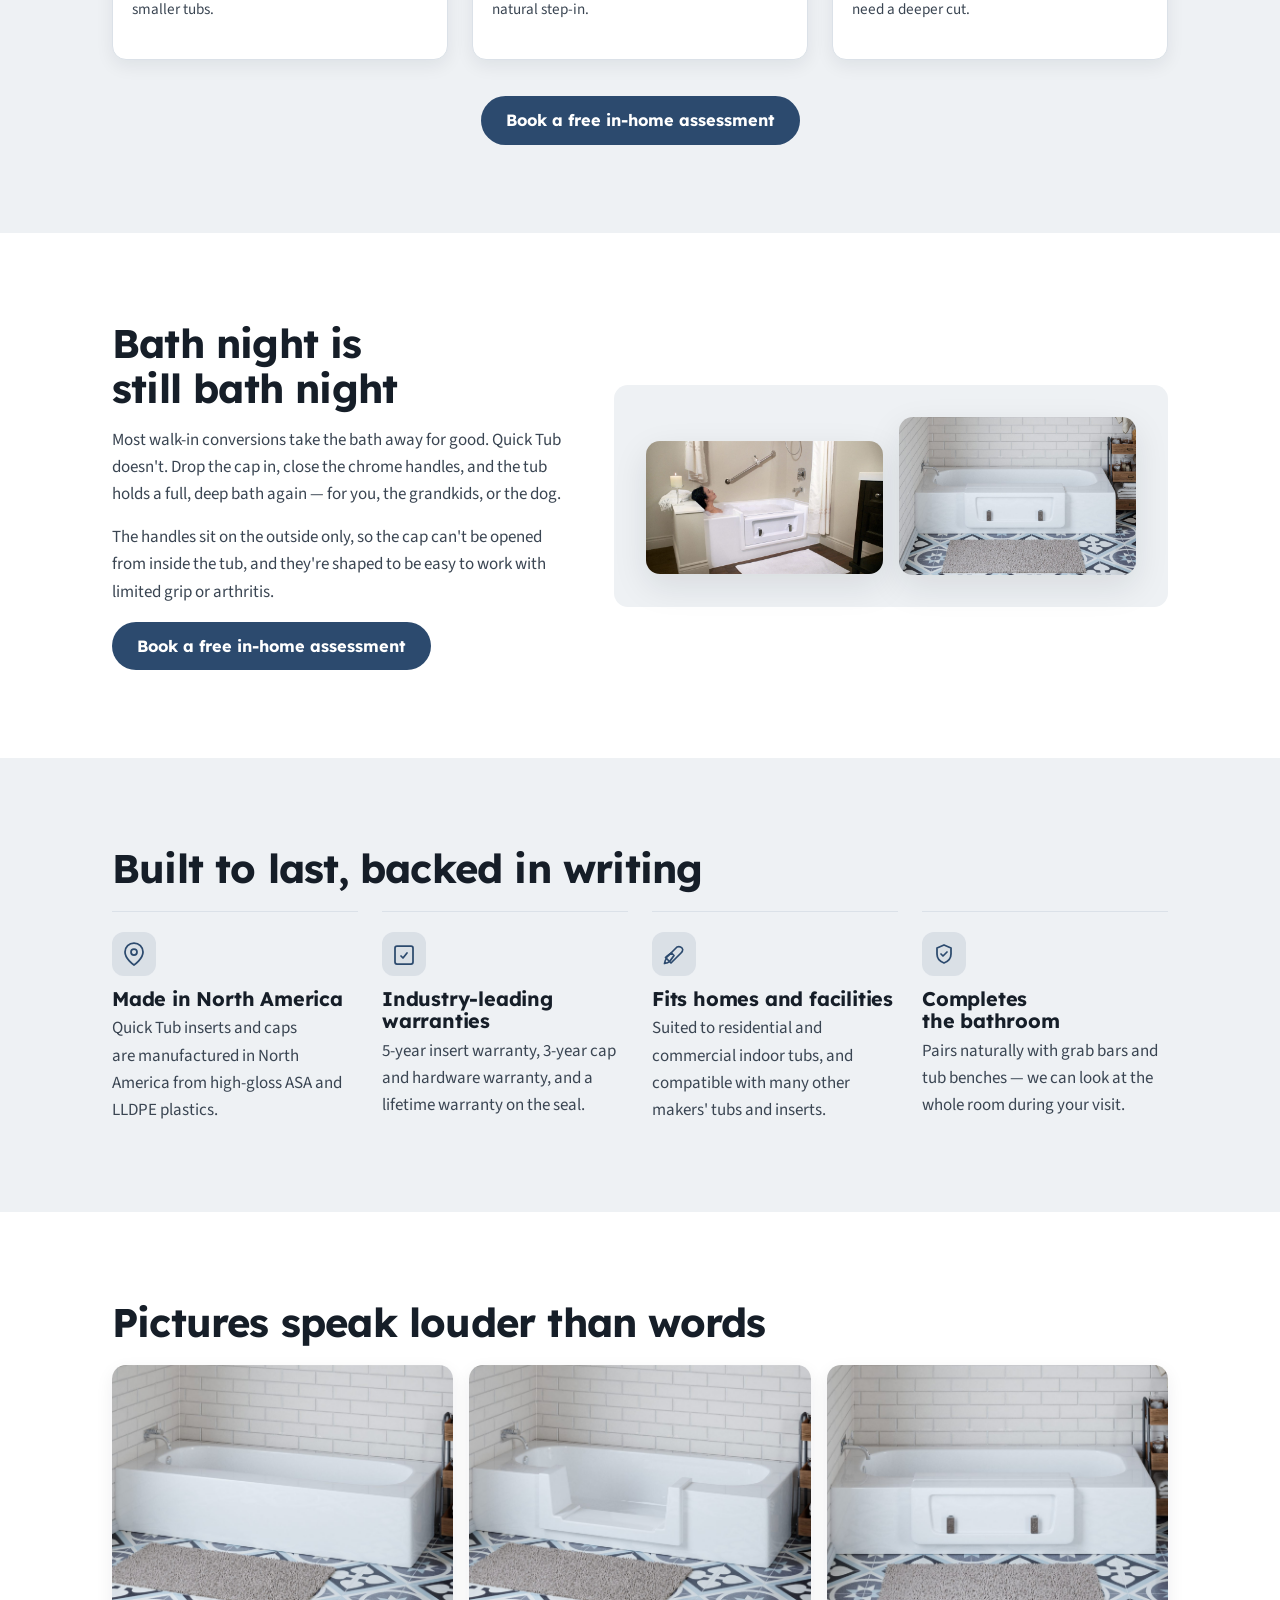
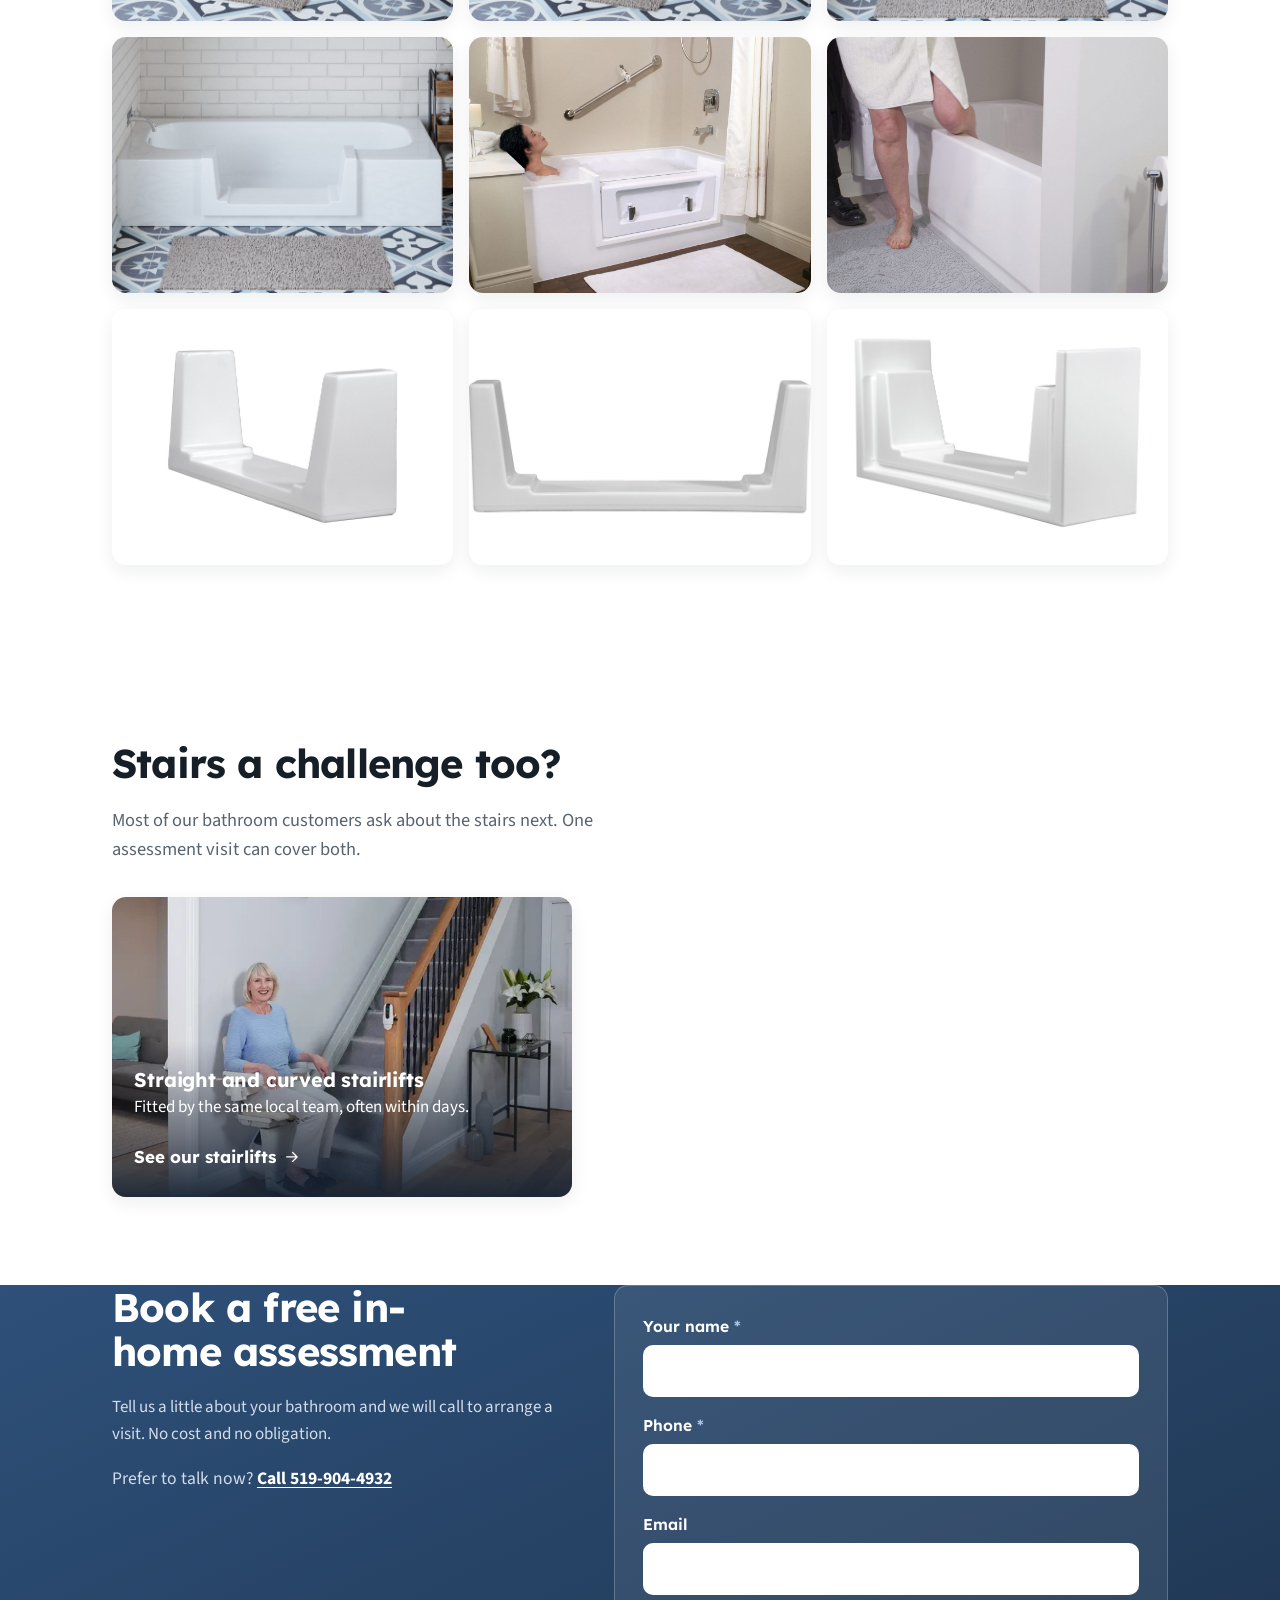
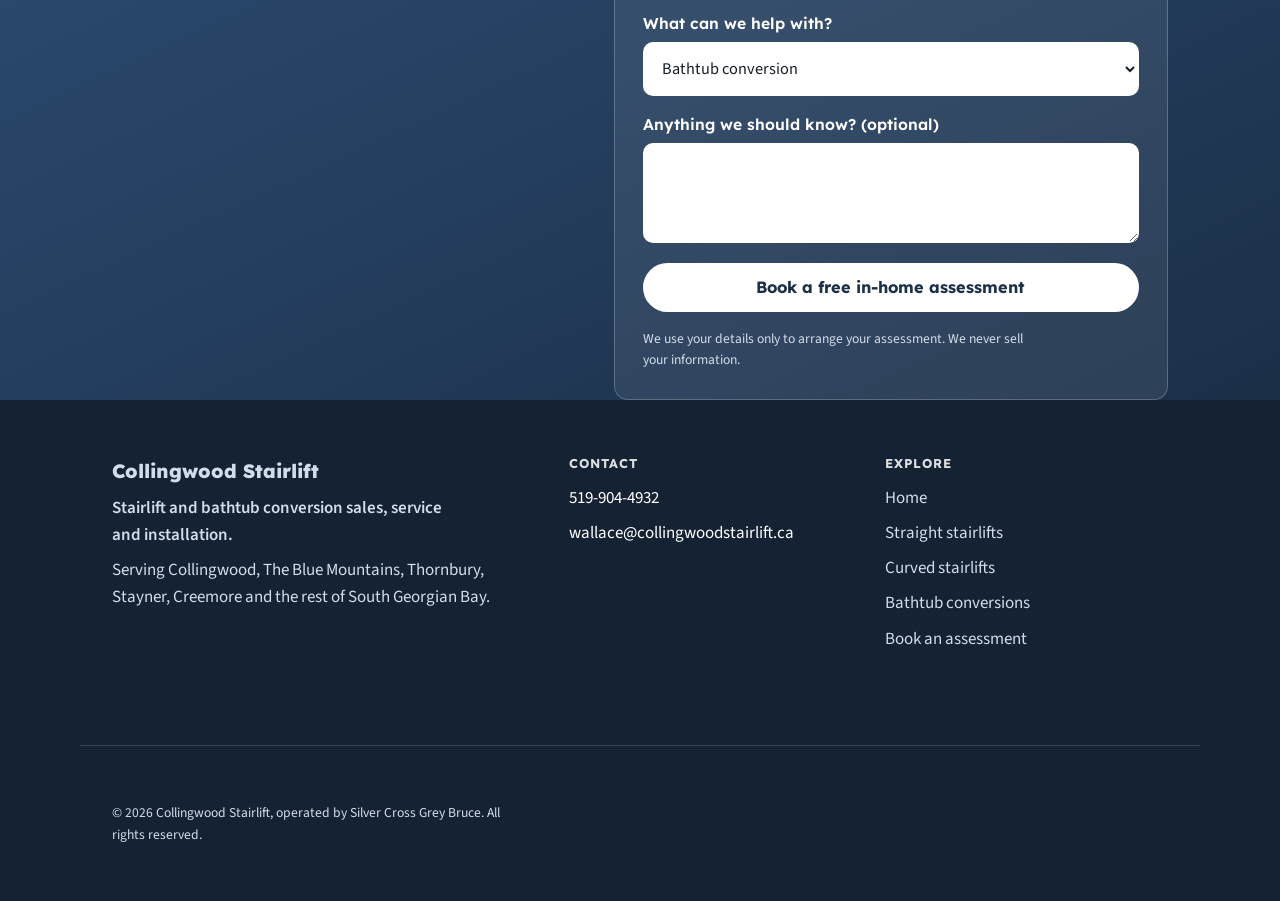
<file: bathrooms.html>
<!DOCTYPE html>
<html lang="en-CA">
<head>
<meta charset="utf-8">
<meta name="viewport" content="width=device-width, initial-scale=1">
<title>Bathtub Conversions | Collingwood Stairlift</title>
<meta name="description" content="Quick Tub walk-thru inserts turn your tub into a safe step-in shower in about 2 hours, and back to a full bath in seconds. Free assessment in Collingwood.">
<meta name="theme-color" content="#1b2f47">
<link rel="icon" type="image/svg+xml" href="favicon.svg">
<link rel="icon" type="image/png" sizes="48x48" href="favicon-48.png">
<link rel="icon" type="image/png" sizes="192x192" href="favicon-192.png">
<link rel="apple-touch-icon" href="apple-touch-icon.png">
<link rel="canonical" href="https://collingwoodstairlift.ca/bathrooms">
<meta property="og:type" content="website">
<meta property="og:site_name" content="Collingwood Stairlift">
<meta property="og:locale" content="en_CA">
<meta property="og:title" content="Bathtub Conversions | Collingwood Stairlift">
<meta property="og:description" content="Quick Tub walk-thru inserts convert the bathtub you already own into a safe step-in shower in about 2 hours. Free in-home assessment in Collingwood and South Georgian Bay.">
<meta property="og:url" content="https://collingwoodstairlift.ca/bathrooms">
<meta property="og:image" content="https://collingwoodstairlift.ca/images/bath-insert-open.jpg">
<meta name="twitter:card" content="summary_large_image">
<link rel="stylesheet" href="styles.css">
<script src="tracking.js" defer></script>
</head>
<body>
<a class="skip" href="#main">Skip to content</a>

<!-- ===== Header ===== -->
<header class="site-header">
  <div class="wrap nav">
    <a class="brand" href="./">
      <b>Collingwood Stairlift</b>
      <span>Sales, service &amp; installation</span>
    </a>
    <nav class="nav-links" aria-label="Primary">
      <a href="straight-stairlifts">Straight</a>
      <a href="curved-stairlifts">Curved</a>
      <a href="bathrooms" aria-current="page">Bathrooms</a>
      <a href="./#why">Why us</a>
      <a href="#book">Book</a>
    </nav>
    <div class="nav-actions">
      <a class="nav-phone" href="tel:+15199044932" aria-label="Call 519-904-4932">
        <svg viewBox="0 0 24 24" fill="none" stroke="currentColor" stroke-width="1.75" stroke-linecap="round" stroke-linejoin="round" aria-hidden="true"><path d="M22 16.9v3a2 2 0 0 1-2.2 2 19.8 19.8 0 0 1-8.6-3.1 19.5 19.5 0 0 1-6-6A19.8 19.8 0 0 1 2.1 4.2 2 2 0 0 1 4.1 2h3a2 2 0 0 1 2 1.7c.1.9.3 1.8.6 2.6a2 2 0 0 1-.5 2.1L10 9.6a16 16 0 0 0 6 6l1.2-1.2a2 2 0 0 1 2.1-.4c.8.3 1.7.5 2.6.6a2 2 0 0 1 1.7 2Z"/></svg>
        <span>519-904-4932</span>
      </a>
      <a class="btn btn--solid nav-book" href="#book">Book a free assessment</a>
      <details class="m-menu">
        <summary aria-label="Open menu">
          <svg viewBox="0 0 24 24" fill="none" stroke="currentColor" stroke-width="1.75" stroke-linecap="round" aria-hidden="true"><path d="M4 7h16M4 12h16M4 17h16"/></svg>
        </summary>
        <div class="m-panel">
          <a href="straight-stairlifts">Straight stairlifts</a>
          <a href="curved-stairlifts">Curved stairlifts</a>
          <a href="bathrooms">Bathtub conversions</a>
          <a href="./#why">Why us</a>
          <a href="#book">Book a free assessment</a>
          <a href="tel:+15199044932">Call 519-904-4932</a>
        </div>
      </details>
    </div>
  </div>
</header>

<main id="main">

  <!-- ===== Hero (full-bleed photo) ===== -->
  <section class="hero-photo hero-photo--sub">
    <img class="hero-bg" src="images/bath-insert-open.jpg" alt="A bathtub converted to a step-in shower with the Quick Tub walk-thru insert, in a tiled bathroom" fetchpriority="high" width="1600" height="1067">
    <div class="scrim"></div>
    <div class="wrap">
      <div class="hero-inner">
        <span class="hero-badge">Quick Tub walk-thru inserts &amp; caps</span>
        <h1>Bathtub conversions</h1>
        <p class="lead">Turn the bathtub you already own into a safe, step-in shower — and back into a full bath in seconds. Installed in about 2 hours, no renovation.</p>
        <div class="hero-actions">
          <a class="btn btn--onband" href="#book">Book a free in-home assessment</a>
          <a class="btn btn--ghostband" href="tel:+15199044932">Call 519-904-4932</a>
        </div>
      </div>
    </div>
  </section>

  <!-- ===== Problem / solution ===== -->
  <section class="section">
    <div class="wrap split split--rev">
      <div class="split-copy">
        <h2>Getting into the tub shouldn't be the hardest part of your day</h2>
        <p>A standard tub wall is a tall, slippery step — and it gets harder every year. Most falls at home happen in the bathroom, and a full renovation is slow, disruptive and means weeks without a working bathroom.</p>
        <p>There's a simpler answer. We cut a walk-thru opening into the tub you already own and fit a smooth, sealed insert — done in about 2 hours, and your bathroom stays your bathroom.</p>
        <a class="btn btn--solid" href="#book">Book a free in-home assessment</a>
      </div>
      <div class="split-media split-media--single">
        <img src="images/bath-step-problem.jpg" alt="A person carefully lifting their leg over a high bathtub wall" loading="lazy" width="1600" height="900">
      </div>
    </div>
  </section>

  <!-- ===== The two-part system ===== -->
  <section class="section mist">
    <div class="wrap">
      <h2>One tub, two ways to use it</h2>
      <p class="section-lead">The Quick Tub system has two parts: the insert makes your tub a step-in shower, and the cap turns it back into a full bath whenever you want one.</p>
      <div class="product-grid product-grid--2">
        <div class="product-card">
          <img src="images/bath-insert-open.jpg" alt="Bathtub with the walk-thru insert open for easy step-in access" loading="lazy" width="1600" height="1067">
          <div class="product-body">
            <h3>Walk-Thru Insert</h3>
            <p>Lowers the step-through by up to 12 inches and opens a full 24-inch-wide doorway into your tub — the widest available. The surface is smooth and easy to clean, never textured.</p>
            <a class="btn btn--ghost" href="#book">Request a quote</a>
          </div>
        </div>
        <div class="product-card">
          <img src="images/bath-cap-closed.jpg" alt="The same bathtub with the cap dropped in and handles closed, ready for a full bath" loading="lazy" width="1600" height="1067">
          <div class="product-body">
            <h3>The Cap</h3>
            <p>Still want a soak? The patented cap drops into the opening, the handles close, and your full bath is back — watertight and guaranteed not to leak. No tools, no installer, done in seconds.</p>
            <a class="btn btn--ghost" href="#book">Request a quote</a>
          </div>
        </div>
      </div>
    </div>
  </section>

  <!-- ===== Key features ===== -->
  <section class="section">
    <div class="wrap">
      <h2>Why Quick Tub works so well</h2>
      <div class="why-grid">
        <div class="why-item">
          <span class="why-ic"><svg viewBox="0 0 24 24" fill="none" stroke="currentColor" stroke-width="1.75" stroke-linecap="round" stroke-linejoin="round" aria-hidden="true"><path d="M12 3v18M5 10l7-7 7 7"/></svg></span>
          <div><h3>Up to a 12-inch lower step</h3><p>The step-through drops by up to a foot — an extra inch lower than comparable inserts — so stepping in feels like stepping through a doorway, not over a wall.</p></div>
        </div>
        <div class="why-item">
          <span class="why-ic"><svg viewBox="0 0 24 24" fill="none" stroke="currentColor" stroke-width="1.75" stroke-linecap="round" stroke-linejoin="round" aria-hidden="true"><path d="M8 12h8M4 12h.01M20 12h.01M6 5h12a2 2 0 0 1 2 2v10a2 2 0 0 1-2 2H6a2 2 0 0 1-2-2V7a2 2 0 0 1 2-2Z"/></svg></span>
          <div><h3>Full 24-inch opening</h3><p>The widest walk-thru opening available, with room to turn and step naturally — no squeezing through a narrow cut-out.</p></div>
        </div>
        <div class="why-item">
          <span class="why-ic"><svg viewBox="0 0 24 24" fill="none" stroke="currentColor" stroke-width="1.75" stroke-linecap="round" stroke-linejoin="round" aria-hidden="true"><path d="M12 3l7 3v6c0 4.5-3 7.5-7 9-4-1.5-7-4.5-7-9V6l7-3Z"/><path d="M9 12l2 2 4-4"/></svg></span>
          <div><h3>Guaranteed not to leak</h3><p>The cap seals with a removable high-grade silicone seal backed by a lifetime warranty. If it ever wears, it swaps out easily.</p></div>
        </div>
        <div class="why-item">
          <span class="why-ic"><svg viewBox="0 0 24 24" fill="none" stroke="currentColor" stroke-width="1.75" stroke-linecap="round" stroke-linejoin="round" aria-hidden="true"><circle cx="12" cy="12" r="9"/><path d="M12 7v5l3 3"/></svg></span>
          <div><h3>Installed in about 2 hours</h3><p>One visit, one clean cut, and your bathroom is back in service the same day. No demolition, no weeks of contractors.</p></div>
        </div>
      </div>
    </div>
  </section>

  <!-- ===== Sizes ===== -->
  <section class="section mist">
    <div class="wrap">
      <h2>A size for almost every tub</h2>
      <p class="section-lead">Three insert sizes cover nearly any bathtub. We confirm the right fit at your free assessment, and the finish is matched to blend with your tub.</p>
      <div class="product-grid product-grid--3">
        <div class="product-card">
          <img src="images/bath-size-narrow.jpg" alt="The Narrow walk-thru insert with a trimmer opening" loading="lazy" width="1600" height="1068">
          <div class="product-body">
            <h3>Narrow</h3>
            <p>A trimmer opening for tighter bathrooms and smaller tubs.</p>
          </div>
        </div>
        <div class="product-card">
          <img src="images/bath-size-wide.jpg" alt="The Wide walk-thru insert, the most popular size" loading="lazy" width="1600" height="1068">
          <div class="product-body">
            <h3>Wide</h3>
            <p>The most popular size, with the easiest, most natural step-in.</p>
          </div>
        </div>
        <div class="product-card">
          <img src="images/bath-size-xtradeep.jpg" alt="The Xtra-Deep walk-thru insert for deeper soaker-style tubs" loading="lazy" width="1600" height="1068">
          <div class="product-body">
            <h3>Xtra-Deep</h3>
            <p>For soaker-style tubs with taller walls that need a deeper cut.</p>
          </div>
        </div>
      </div>
      <div class="section-cta">
        <a class="btn btn--solid" href="#book">Book a free in-home assessment</a>
      </div>
    </div>
  </section>

  <!-- ===== Bath restored ===== -->
  <section class="section">
    <div class="wrap split split--rev">
      <div class="split-copy">
        <h2>Bath night is still bath night</h2>
        <p>Most walk-in conversions take the bath away for good. Quick Tub doesn't. Drop the cap in, close the chrome handles, and the tub holds a full, deep bath again — for you, the grandkids, or the dog.</p>
        <p>The handles sit on the outside only, so the cap can't be opened from inside the tub, and they're shaped to be easy to work with limited grip or arthritis.</p>
        <a class="btn btn--solid" href="#book">Book a free in-home assessment</a>
      </div>
      <div class="split-media">
        <img src="images/bath-relaxing.jpg" alt="A woman relaxing in a full bubble bath with the cap in place and a grab bar on the wall" loading="lazy" width="1600" height="900">
        <img src="images/bath-cap-closed.jpg" alt="Close view of the cap closed in the tub wall with chrome handles" loading="lazy" width="1600" height="1067">
      </div>
    </div>
  </section>

  <!-- ===== Quality strip ===== -->
  <section class="section mist">
    <div class="wrap">
      <h2>Built to last, backed in writing</h2>
      <div class="why-grid power-grid">
        <div class="why-item">
          <span class="why-ic"><svg viewBox="0 0 24 24" fill="none" stroke="currentColor" stroke-width="1.75" stroke-linecap="round" stroke-linejoin="round" aria-hidden="true"><path d="M21 10c0 7-9 13-9 13s-9-6-9-13a9 9 0 0 1 18 0Z"/><circle cx="12" cy="10" r="3"/></svg></span>
          <div><h3>Made in North America</h3><p>Quick Tub inserts and caps are manufactured in North America from high-gloss ASA and LLDPE plastics.</p></div>
        </div>
        <div class="why-item">
          <span class="why-ic"><svg viewBox="0 0 24 24" fill="none" stroke="currentColor" stroke-width="1.75" stroke-linecap="round" stroke-linejoin="round" aria-hidden="true"><rect x="3" y="4" width="18" height="18" rx="2"/><path d="M9 14l2 2 4-5"/></svg></span>
          <div><h3>Industry-leading warranties</h3><p>5-year insert warranty, 3-year cap and hardware warranty, and a lifetime warranty on the seal.</p></div>
        </div>
        <div class="why-item">
          <span class="why-ic"><svg viewBox="0 0 24 24" fill="none" stroke="currentColor" stroke-width="1.75" stroke-linecap="round" stroke-linejoin="round" aria-hidden="true"><path d="M4.5 16.5c-1.5 1.5-2 5-2 5s3.5-.5 5-2c.8-.8 1.9-2.2 2.7-3.4l1.8-2.6-2.5-2.5-2.6 1.8c-1.2.8-2.6 1.9-3.4 2.7Z"/><path d="M15 5s3-1 5 1-1 5-1 5L9 21l-5-5 10-10Z"/></svg></span>
          <div><h3>Fits homes and facilities</h3><p>Suited to residential and commercial indoor tubs, and compatible with many other makers' tubs and inserts.</p></div>
        </div>
        <div class="why-item">
          <span class="why-ic"><svg viewBox="0 0 24 24" fill="none" stroke="currentColor" stroke-width="1.75" stroke-linecap="round" stroke-linejoin="round" aria-hidden="true"><path d="M12 3l7 3v6c0 4.5-3 7.5-7 9-4-1.5-7-4.5-7-9V6l7-3Z"/><path d="M9 12l2 2 4-4"/></svg></span>
          <div><h3>Completes the bathroom</h3><p>Pairs naturally with grab bars and tub benches — we can look at the whole room during your visit.</p></div>
        </div>
      </div>
    </div>
  </section>

  <!-- ===== Gallery ===== -->
  <section class="section">
    <div class="wrap">
      <h2>Pictures speak louder than words</h2>
      <div class="gallery-grid">
        <img src="images/bath-before.jpg" alt="Before: a standard tub with a tall wall" loading="lazy" width="1600" height="1067">
        <img src="images/bath-after.jpg" alt="After: the same tub with a walk-thru opening" loading="lazy" width="1600" height="1067">
        <img src="images/bath-cap-closed.jpg" alt="The cap in place, restoring the tub for a full bath" loading="lazy" width="1600" height="1067">
        <img src="images/bath-insert-open.jpg" alt="Bathtub converted to a step-in shower with the walk-thru insert" loading="lazy" width="1600" height="1067">
        <img src="images/bath-relaxing.jpg" alt="A woman enjoying a full bath with the cap installed" loading="lazy" width="1600" height="900">
        <img src="images/bath-step-problem.jpg" alt="The high step of an unconverted tub" loading="lazy" width="1600" height="900">
        <img src="images/bath-size-narrow.jpg" alt="The Narrow insert" loading="lazy" width="1600" height="1068">
        <img src="images/bath-size-wide.jpg" alt="The Wide insert" loading="lazy" width="1600" height="1068">
        <img src="images/bath-size-xtradeep.jpg" alt="The Xtra-Deep insert" loading="lazy" width="1600" height="1068">
      </div>
    </div>
  </section>

  <!-- ===== Cross-link to stairlifts ===== -->
  <section class="section">
    <div class="wrap">
      <h2>Stairs a challenge too?</h2>
      <p class="section-lead">Most of our bathroom customers ask about the stairs next. One assessment visit can cover both.</p>
      <a class="choose-card choose-card--photo choose-card--inline" href="./">
        <img src="images/straight-lady.webp" alt="A woman seated comfortably on her stairlift at the foot of a carpeted staircase" loading="lazy" width="640" height="474">
        <div class="cc-body">
          <h3>Straight and curved stairlifts</h3>
          <p>Fitted by the same local team, often within days.</p>
          <span class="choose-go">See our stairlifts
            <svg viewBox="0 0 24 24" fill="none" stroke="currentColor" stroke-width="1.75" stroke-linecap="round" stroke-linejoin="round" aria-hidden="true"><path d="M5 12h14M13 6l6 6-6 6"/></svg>
          </span>
        </div>
      </a>
    </div>
  </section>

  <!-- ===== Book / assessment ===== -->
  <section class="band cta" id="book">
    <div class="wrap cta-grid">
      <div class="cta-copy">
        <h2>Book a free in-home assessment</h2>
        <p>Tell us a little about your bathroom and we will call to arrange a visit. No cost and no obligation.</p>
        <p class="cta-phone">Prefer to talk now? <a href="tel:+15199044932">Call 519-904-4932</a></p>
      </div>
      <!-- This form needs a handler to actually send. See README (Formspree or Cloudflare Pages Forms). -->
      <form class="form" action="https://formspree.io/f/xeebwbpz" method="post">
        <input type="hidden" name="_subject" value="New booking request from collingwoodstairlift.ca">
        <input type="text" name="_gotcha" style="display:none" tabindex="-1" autocomplete="off" aria-hidden="true">
        <div class="field">
          <label for="name">Your name <span class="req" aria-hidden="true">*</span></label>
          <input id="name" name="name" type="text" autocomplete="name" required>
        </div>
        <div class="field">
          <label for="phone">Phone <span class="req" aria-hidden="true">*</span></label>
          <input id="phone" name="phone" type="tel" autocomplete="tel" required>
        </div>
        <div class="field">
          <label for="email">Email</label>
          <input id="email" name="email" type="email" autocomplete="email">
        </div>
        <div class="field">
          <label for="stairs">What can we help with?</label>
          <select id="stairs" name="stairs">
            <option>Bathtub conversion</option>
            <option>Stairlift</option>
            <option>Both</option>
            <option>Not sure yet</option>
          </select>
        </div>
        <div class="field">
          <label for="msg">Anything we should know? (optional)</label>
          <textarea id="msg" name="msg" rows="3"></textarea>
        </div>
        <button class="btn btn--onband" type="submit">Book a free in-home assessment</button>
        <p class="form-fine">We use your details only to arrange your assessment. We never sell your information.</p>
      </form>
    </div>
  </section>

</main>

<!-- ===== Footer ===== -->
<footer class="footer">
  <div class="wrap footer-grid">
    <div>
      <p class="foot-brand">Collingwood Stairlift</p>
      <p class="foot-sub">Stairlift and bathtub conversion sales, service and installation.</p>
      <p>Serving Collingwood, The Blue Mountains, Thornbury, Stayner, Creemore and the rest of South Georgian Bay.</p>
    </div>
    <div>
      <h4>Contact</h4>
      <p><a href="tel:+15199044932">519-904-4932</a></p>
      <p><a href="mailto:wallace@collingwoodstairlift.ca">wallace@collingwoodstairlift.ca</a></p>
    </div>
    <nav aria-label="Footer">
      <h4>Explore</h4>
      <a href="./">Home</a>
      <a href="straight-stairlifts">Straight stairlifts</a>
      <a href="curved-stairlifts">Curved stairlifts</a>
      <a href="bathrooms">Bathtub conversions</a>
      <a href="#book">Book an assessment</a>
    </nav>
  </div>
  <div class="wrap foot-legal">
    <p>&copy; 2026 Collingwood Stairlift, operated by Silver Cross Grey Bruce. All rights reserved.</p>
  </div>
</footer>

<!-- Mobile sticky call bar -->
<a class="callbar" href="tel:+15199044932">
  <svg viewBox="0 0 24 24" fill="none" stroke="currentColor" stroke-width="1.75" stroke-linecap="round" stroke-linejoin="round" aria-hidden="true"><path d="M22 16.9v3a2 2 0 0 1-2.2 2 19.8 19.8 0 0 1-8.6-3.1 19.5 19.5 0 0 1-6-6A19.8 19.8 0 0 1 2.1 4.2 2 2 0 0 1 4.1 2h3a2 2 0 0 1 2 1.7c.1.9.3 1.8.6 2.6a2 2 0 0 1-.5 2.1L10 9.6a16 16 0 0 0 6 6l1.2-1.2a2 2 0 0 1 2.1-.4c.8.3 1.7.5 2.6.6a2 2 0 0 1 1.7 2Z"/></svg>
  Call 519-904-4932
</a>

<script type="application/ld+json">
{
  "@context": "https://schema.org",
  "@type": "Service",
  "serviceType": "Bathtub conversion",
  "name": "Quick Tub Bathtub Conversion",
  "description": "Walk-thru insert and cap system that converts an existing bathtub into a step-in shower in about 2 hours, and back to a full bath in seconds. Sold and installed in Collingwood and South Georgian Bay.",
  "image": "https://collingwoodstairlift.ca/images/bath-insert-open.jpg",
  "provider": { "@type": "LocalBusiness", "name": "Collingwood Stairlift", "telephone": "+1-519-904-4932", "url": "https://collingwoodstairlift.ca/" },
  "areaServed": ["Collingwood","The Blue Mountains","Thornbury","Stayner","Creemore","South Georgian Bay"],
  "url": "https://collingwoodstairlift.ca/bathrooms"
}
</script>
<script type="application/ld+json">
{
  "@context": "https://schema.org",
  "@type": "BreadcrumbList",
  "itemListElement": [
    { "@type": "ListItem", "position": 1, "name": "Home", "item": "https://collingwoodstairlift.ca/" },
    { "@type": "ListItem", "position": 2, "name": "Bathtub Conversions", "item": "https://collingwoodstairlift.ca/bathrooms" }
  ]
}
</script>
<script src="script.js" defer></script>
</body>
</html>
</file>
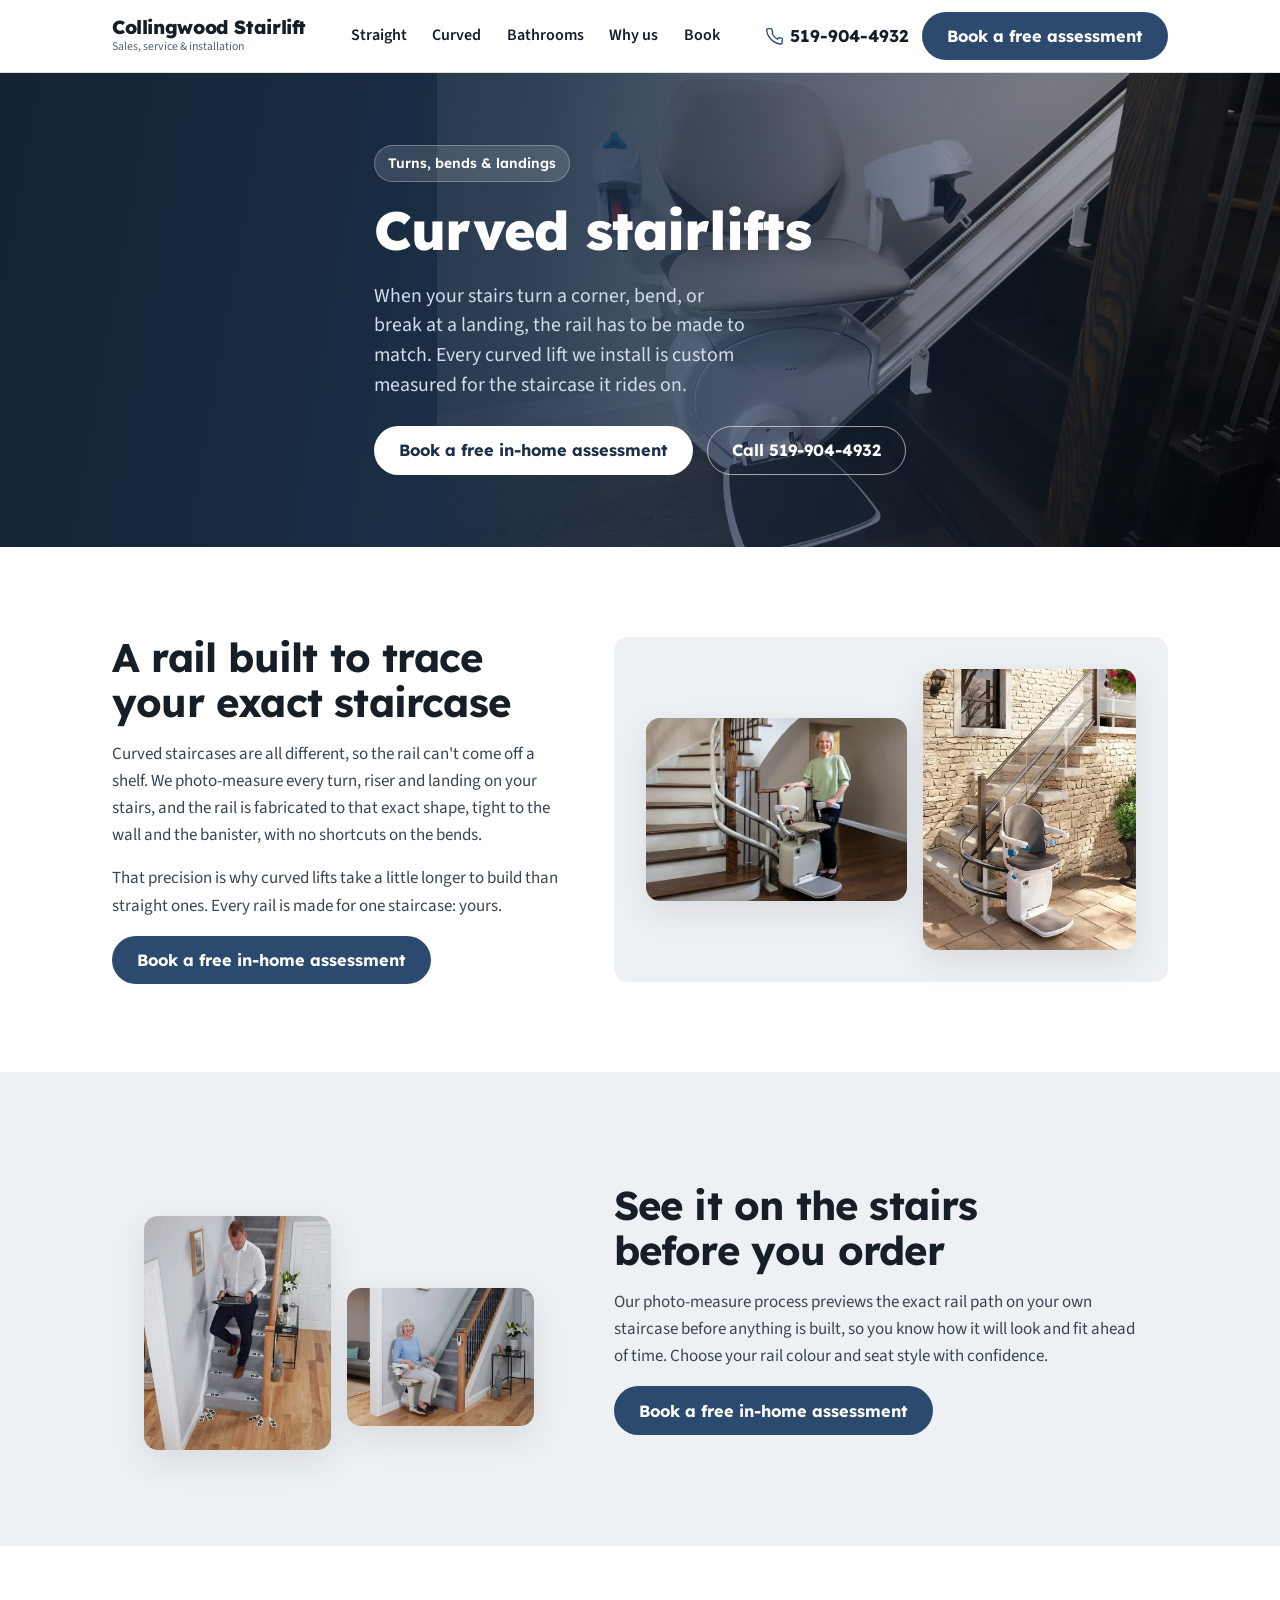
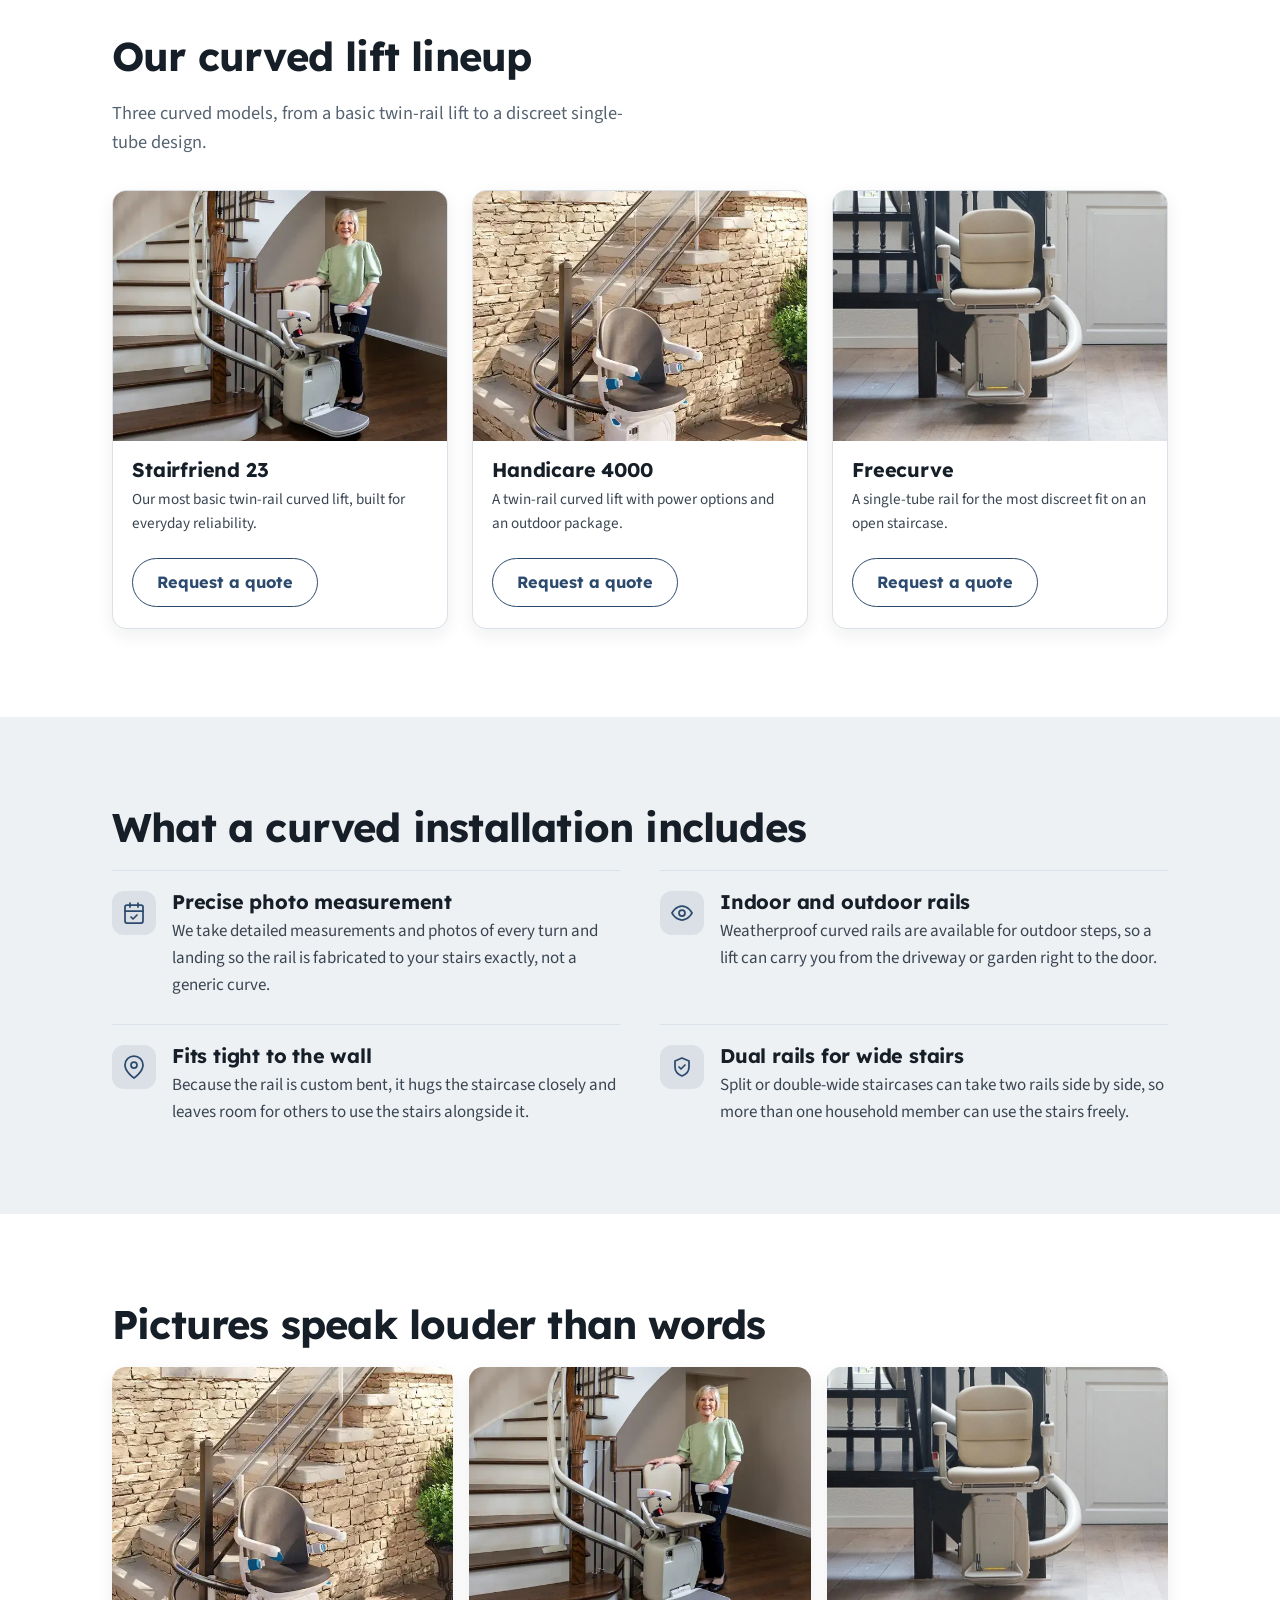
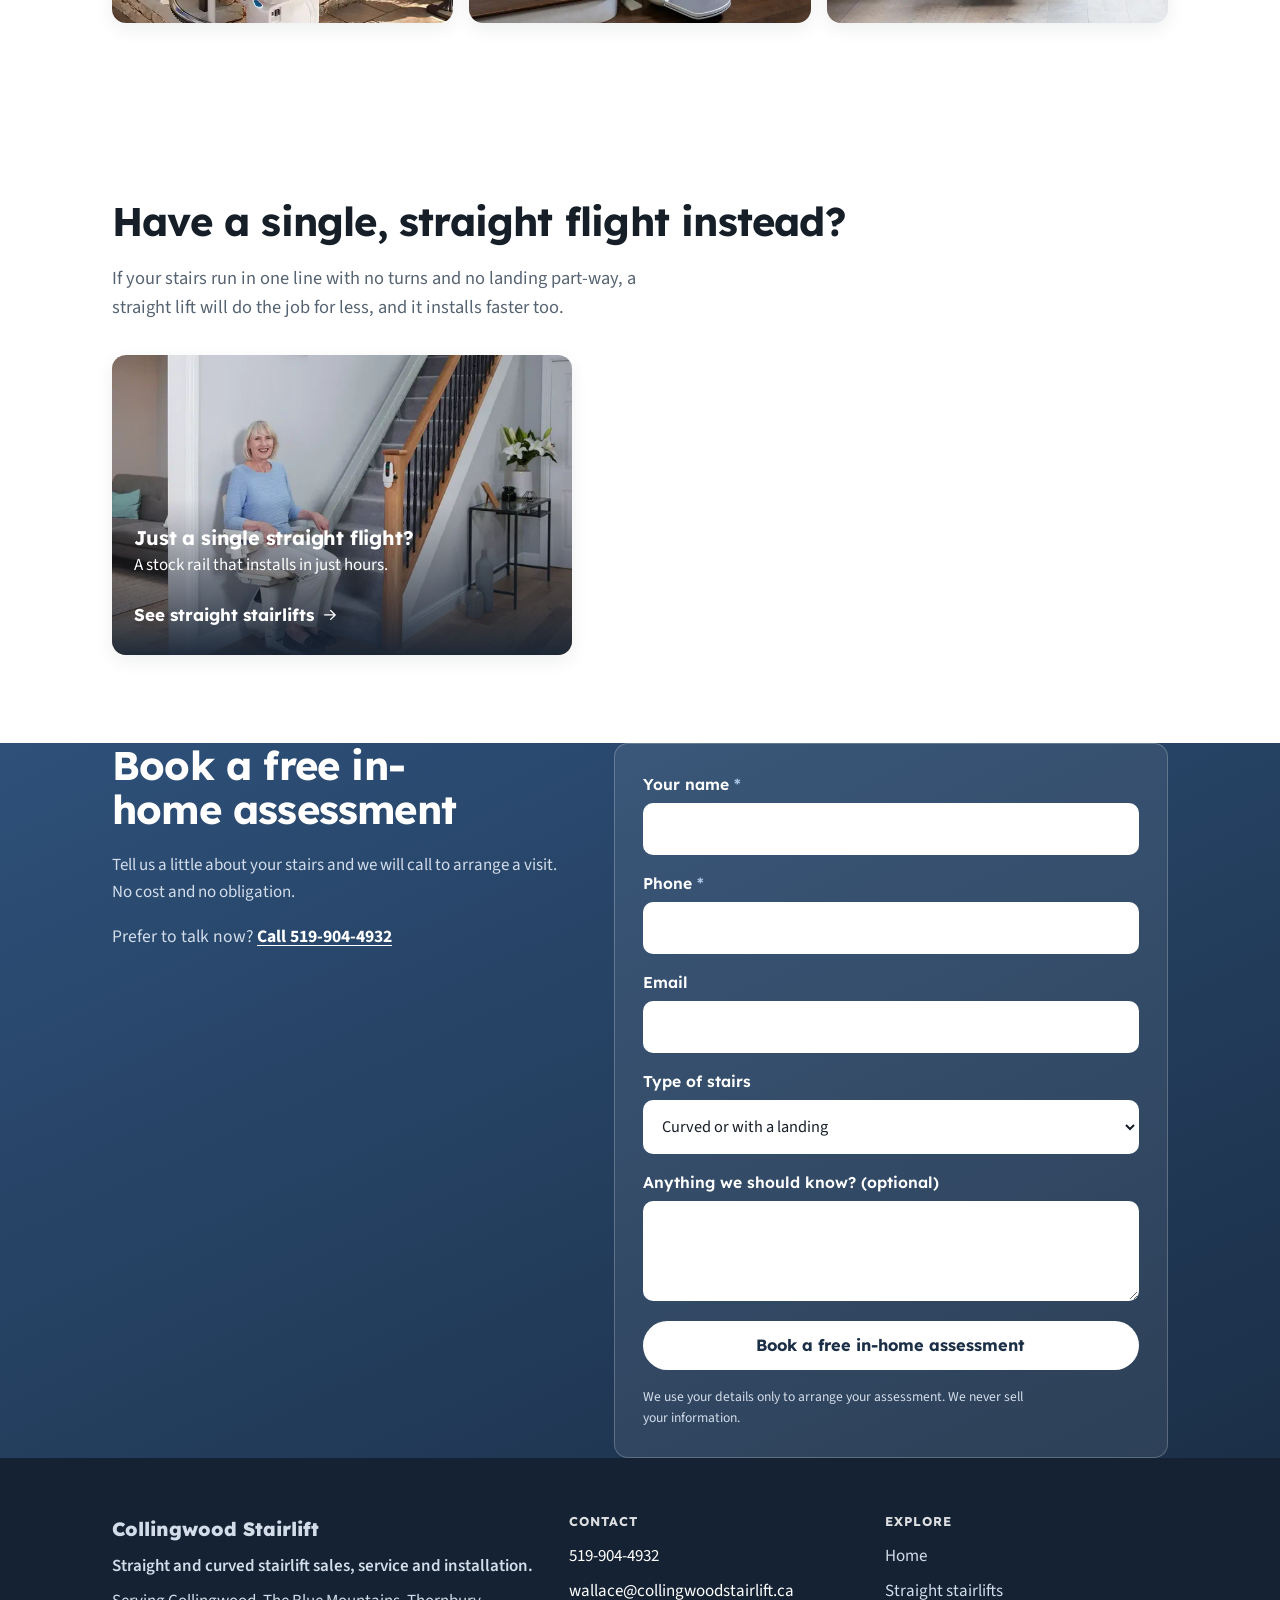
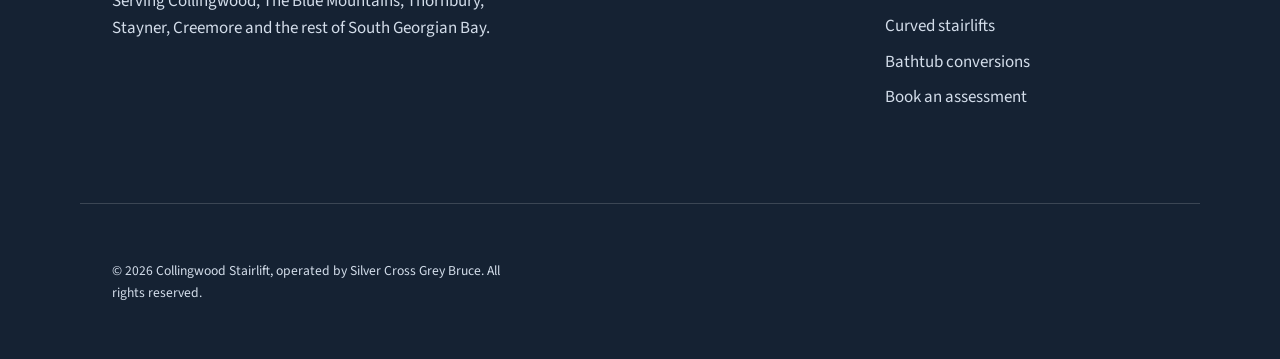
<file: curved-stairlifts.html>
<!DOCTYPE html>
<html lang="en-CA">
<head>
<meta charset="utf-8">
<meta name="viewport" content="width=device-width, initial-scale=1">
<title>Curved Stairlifts | Collingwood Stairlift</title>
<meta name="description" content="Custom curved stairlifts for staircases with turns or landings, sold and installed locally in Collingwood and South Georgian Bay. Free in-home assessment.">
<meta name="theme-color" content="#1b2f47">
<link rel="icon" type="image/svg+xml" href="favicon.svg">
<link rel="icon" type="image/png" sizes="48x48" href="favicon-48.png">
<link rel="icon" type="image/png" sizes="192x192" href="favicon-192.png">
<link rel="apple-touch-icon" href="apple-touch-icon.png">
<link rel="canonical" href="https://collingwoodstairlift.ca/curved-stairlifts">
<meta property="og:type" content="website">
<meta property="og:site_name" content="Collingwood Stairlift">
<meta property="og:locale" content="en_CA">
<meta property="og:title" content="Curved Stairlifts | Collingwood Stairlift">
<meta property="og:description" content="Custom curved stairlifts for staircases with turns or landings, sold, installed and serviced locally in Collingwood and South Georgian Bay. Free in-home assessment.">
<meta property="og:url" content="https://collingwoodstairlift.ca/curved-stairlifts">
<meta property="og:image" content="https://collingwoodstairlift.ca/images/curved-outside.webp">
<meta name="twitter:card" content="summary_large_image">
<link rel="stylesheet" href="styles.css">
<script src="tracking.js" defer></script>
</head>
<body>
<a class="skip" href="#main">Skip to content</a>

<!-- ===== Header ===== -->
<header class="site-header">
  <div class="wrap nav">
    <a class="brand" href="./">
      <b>Collingwood Stairlift</b>
      <span>Sales, service &amp; installation</span>
    </a>
    <nav class="nav-links" aria-label="Primary">
      <a href="straight-stairlifts">Straight</a>
      <a href="curved-stairlifts" aria-current="page">Curved</a>
      <a href="bathrooms">Bathrooms</a>
      <a href="./#why">Why us</a>
      <a href="#book">Book</a>
    </nav>
    <div class="nav-actions">
      <a class="nav-phone" href="tel:+15199044932" aria-label="Call 519-904-4932">
        <svg viewBox="0 0 24 24" fill="none" stroke="currentColor" stroke-width="1.75" stroke-linecap="round" stroke-linejoin="round" aria-hidden="true"><path d="M22 16.9v3a2 2 0 0 1-2.2 2 19.8 19.8 0 0 1-8.6-3.1 19.5 19.5 0 0 1-6-6A19.8 19.8 0 0 1 2.1 4.2 2 2 0 0 1 4.1 2h3a2 2 0 0 1 2 1.7c.1.9.3 1.8.6 2.6a2 2 0 0 1-.5 2.1L10 9.6a16 16 0 0 0 6 6l1.2-1.2a2 2 0 0 1 2.1-.4c.8.3 1.7.5 2.6.6a2 2 0 0 1 1.7 2Z"/></svg>
        <span>519-904-4932</span>
      </a>
      <a class="btn btn--solid nav-book" href="#book">Book a free assessment</a>
      <details class="m-menu">
        <summary aria-label="Open menu">
          <svg viewBox="0 0 24 24" fill="none" stroke="currentColor" stroke-width="1.75" stroke-linecap="round" aria-hidden="true"><path d="M4 7h16M4 12h16M4 17h16"/></svg>
        </summary>
        <div class="m-panel">
          <a href="straight-stairlifts">Straight stairlifts</a>
          <a href="curved-stairlifts">Curved stairlifts</a>
          <a href="bathrooms">Bathtub conversions</a>
          <a href="./#why">Why us</a>
          <a href="#book">Book a free assessment</a>
          <a href="tel:+15199044932">Call 519-904-4932</a>
        </div>
      </details>
    </div>
  </div>
</header>

<main id="main">

  <!-- ===== Hero (full-bleed video) ===== -->
  <section class="hero-photo hero-photo--sub">
    <video class="hero-bg" poster="images/curved-dual-rail.webp" autoplay muted loop playsinline aria-hidden="true">
      <source src="images/hero.webm" type="video/webm">
    </video>
    <div class="scrim"></div>
    <div class="wrap">
      <div class="hero-inner">
        <span class="hero-badge">Turns, bends &amp; landings</span>
        <h1>Curved stairlifts</h1>
        <p class="lead">When your stairs turn a corner, bend, or break at a landing, the rail has to be made to match. Every curved lift we install is custom measured for the staircase it rides on.</p>
        <div class="hero-actions">
          <a class="btn btn--onband" href="#book">Book a free in-home assessment</a>
          <a class="btn btn--ghostband" href="tel:+15199044932">Call 519-904-4932</a>
        </div>
      </div>
    </div>
  </section>

  <!-- ===== Overview + gallery ===== -->
  <section class="section">
    <div class="wrap split split--rev">
      <div class="split-copy">
        <h2>A rail built to trace your exact staircase</h2>
        <p>Curved staircases are all different, so the rail can't come off a shelf. We photo-measure every turn, riser and landing on your stairs, and the rail is fabricated to that exact shape, tight to the wall and the banister, with no shortcuts on the bends.</p>
        <p>That precision is why curved lifts take a little longer to build than straight ones. Every rail is made for one staircase: yours.</p>
        <a class="btn btn--solid" href="#book">Book a free in-home assessment</a>
      </div>
      <div class="split-media split-media--gallery">
        <img src="images/curved-dual-rail.webp" alt="A woman standing beside her twin-rail curved stairlift on a wooden staircase" loading="lazy" width="640" height="449">
        <img src="images/curved-outside.webp" alt="A twin-rail curved stairlift on outdoor stone steps" loading="lazy" width="640" height="843">
      </div>
    </div>
  </section>

  <!-- ===== See it before you order ===== -->
  <section class="section mist">
    <div class="wrap split">
      <div class="split-media">
        <img src="images/assessment.webp" alt="A specialist measuring a staircase with a tablet during a home visit" loading="lazy" width="288" height="360">
        <img src="images/straight-lady.webp" alt="A woman seated comfortably on her stairlift at the foot of a carpeted staircase" loading="lazy" width="640" height="474">
      </div>
      <div class="split-copy">
        <h2>See it on the stairs before you order</h2>
        <p>Our photo-measure process previews the exact rail path on your own staircase before anything is built, so you know how it will look and fit ahead of time. Choose your rail colour and seat style with confidence.</p>
        <a class="btn btn--solid" href="#book">Book a free in-home assessment</a>
      </div>
    </div>
  </section>

  <!-- ===== Product lineup ===== -->
  <section class="section">
    <div class="wrap">
      <h2>Our curved lift lineup</h2>
      <p class="section-lead">Three curved models, from a basic twin-rail lift to a discreet single-tube design.</p>
      <div class="product-grid product-grid--3">
        <div class="product-card">
          <img src="images/curved-dual-rail.webp" alt="A woman standing beside her twin-rail curved stairlift on a wooden staircase" loading="lazy" width="640" height="449">
          <div class="product-body">
            <h3>Stairfriend 23</h3>
            <p>Our most basic twin-rail curved lift, built for everyday reliability.</p>
            <a class="btn btn--ghost" href="#book">Request a quote</a>
          </div>
        </div>
        <div class="product-card">
          <img src="images/curved-outside.webp" alt="A twin-rail curved stairlift on outdoor stone steps" loading="lazy" width="640" height="843">
          <div class="product-body">
            <h3>Handicare 4000</h3>
            <p>A twin-rail curved lift with power options and an outdoor package.</p>
            <a class="btn btn--ghost" href="#book">Request a quote</a>
          </div>
        </div>
        <div class="product-card">
          <img src="images/freecurve final.jpg" alt="A cream single-tube Freecurve stairlift at the foot of a curved black staircase" loading="lazy" width="853" height="640">
          <div class="product-body">
            <h3>Freecurve</h3>
            <p>A single-tube rail for the most discreet fit on an open staircase.</p>
            <a class="btn btn--ghost" href="#book">Request a quote</a>
          </div>
        </div>
      </div>
    </div>
  </section>

  <!-- ===== Features ===== -->
  <section class="section mist">
    <div class="wrap">
      <h2>What a curved installation includes</h2>
      <div class="why-grid">
        <div class="why-item">
          <span class="why-ic"><svg viewBox="0 0 24 24" fill="none" stroke="currentColor" stroke-width="1.75" stroke-linecap="round" stroke-linejoin="round" aria-hidden="true"><rect x="3" y="4" width="18" height="18" rx="2"/><path d="M16 2v4M8 2v4M3 10h18M9 16l2 2 4-4"/></svg></span>
          <div><h3>Precise photo measurement</h3><p>We take detailed measurements and photos of every turn and landing so the rail is fabricated to your stairs exactly, not a generic curve.</p></div>
        </div>
        <div class="why-item">
          <span class="why-ic"><svg viewBox="0 0 24 24" fill="none" stroke="currentColor" stroke-width="1.75" stroke-linecap="round" stroke-linejoin="round" aria-hidden="true"><path d="M2 12s3.5-7 10-7 10 7 10 7-3.5 7-10 7-10-7-10-7Z"/><circle cx="12" cy="12" r="3"/></svg></span>
          <div><h3>Indoor and outdoor rails</h3><p>Weatherproof curved rails are available for outdoor steps, so a lift can carry you from the driveway or garden right to the door.</p></div>
        </div>
        <div class="why-item">
          <span class="why-ic"><svg viewBox="0 0 24 24" fill="none" stroke="currentColor" stroke-width="1.75" stroke-linecap="round" stroke-linejoin="round" aria-hidden="true"><path d="M21 10c0 7-9 13-9 13s-9-6-9-13a9 9 0 0 1 18 0Z"/><circle cx="12" cy="10" r="3"/></svg></span>
          <div><h3>Fits tight to the wall</h3><p>Because the rail is custom bent, it hugs the staircase closely and leaves room for others to use the stairs alongside it.</p></div>
        </div>
        <div class="why-item">
          <span class="why-ic"><svg viewBox="0 0 24 24" fill="none" stroke="currentColor" stroke-width="1.75" stroke-linecap="round" stroke-linejoin="round" aria-hidden="true"><path d="M12 3l7 3v6c0 4.5-3 7.5-7 9-4-1.5-7-4.5-7-9V6l7-3Z"/><path d="M9 12l2 2 4-4"/></svg></span>
          <div><h3>Dual rails for wide stairs</h3><p>Split or double-wide staircases can take two rails side by side, so more than one household member can use the stairs freely.</p></div>
        </div>
      </div>
    </div>
  </section>

  <!-- ===== Gallery ===== -->
  <section class="section">
    <div class="wrap">
      <h2>Pictures speak louder than words</h2>
      <div class="gallery-grid">
        <img src="images/curved-outside.webp" alt="A twin-rail curved stairlift on outdoor stone steps" loading="lazy" width="640" height="843">
        <img src="images/curved-dual-rail.webp" alt="A woman standing beside her twin-rail curved stairlift on a wooden staircase" loading="lazy" width="640" height="449">
        <img src="images/freecurve final.jpg" alt="A cream single-tube Freecurve stairlift at the foot of a curved black staircase" loading="lazy" width="853" height="640">
      </div>
    </div>
  </section>

  <!-- ===== Straight vs curved reminder ===== -->
  <section class="section">
    <div class="wrap">
      <h2>Have a single, straight flight instead?</h2>
      <p class="section-lead">If your stairs run in one line with no turns and no landing part-way, a straight lift will do the job for less, and it installs faster too.</p>
      <a class="choose-card choose-card--photo choose-card--inline" href="straight-stairlifts">
        <img src="images/straight-lady.webp" alt="A woman sitting comfortably on her straight stairlift beside a carpeted staircase" loading="lazy" width="640" height="474">
        <div class="cc-body">
          <h3>Just a single straight flight?</h3>
          <p>A stock rail that installs in just hours.</p>
          <span class="choose-go">See straight stairlifts
            <svg viewBox="0 0 24 24" fill="none" stroke="currentColor" stroke-width="1.75" stroke-linecap="round" stroke-linejoin="round" aria-hidden="true"><path d="M5 12h14M13 6l6 6-6 6"/></svg>
          </span>
        </div>
      </a>
    </div>
  </section>

  <!-- ===== Book / assessment ===== -->
  <section class="band cta" id="book">
    <div class="wrap cta-grid">
      <div class="cta-copy">
        <h2>Book a free in-home assessment</h2>
        <p>Tell us a little about your stairs and we will call to arrange a visit. No cost and no obligation.</p>
        <p class="cta-phone">Prefer to talk now? <a href="tel:+15199044932">Call 519-904-4932</a></p>
      </div>
      <!-- This form needs a handler to actually send. See README (Formspree or Cloudflare Pages Forms). -->
      <form class="form" action="https://formspree.io/f/xeebwbpz" method="post">
        <input type="hidden" name="_subject" value="New booking request from collingwoodstairlift.ca">
        <input type="text" name="_gotcha" style="display:none" tabindex="-1" autocomplete="off" aria-hidden="true">
        <div class="field">
          <label for="name">Your name <span class="req" aria-hidden="true">*</span></label>
          <input id="name" name="name" type="text" autocomplete="name" required>
        </div>
        <div class="field">
          <label for="phone">Phone <span class="req" aria-hidden="true">*</span></label>
          <input id="phone" name="phone" type="tel" autocomplete="tel" required>
        </div>
        <div class="field">
          <label for="email">Email</label>
          <input id="email" name="email" type="email" autocomplete="email">
        </div>
        <div class="field">
          <label for="stairs">Type of stairs</label>
          <select id="stairs" name="stairs">
            <option>Curved or with a landing</option>
            <option>Straight</option>
            <option>Not sure yet</option>
          </select>
        </div>
        <div class="field">
          <label for="msg">Anything we should know? (optional)</label>
          <textarea id="msg" name="msg" rows="3"></textarea>
        </div>
        <button class="btn btn--onband" type="submit">Book a free in-home assessment</button>
        <p class="form-fine">We use your details only to arrange your assessment. We never sell your information.</p>
      </form>
    </div>
  </section>

</main>

<!-- ===== Footer ===== -->
<footer class="footer">
  <div class="wrap footer-grid">
    <div>
      <p class="foot-brand">Collingwood Stairlift</p>
      <p class="foot-sub">Straight and curved stairlift sales, service and installation.</p>
      <p>Serving Collingwood, The Blue Mountains, Thornbury, Stayner, Creemore and the rest of South Georgian Bay.</p>
    </div>
    <div>
      <h4>Contact</h4>
      <p><a href="tel:+15199044932">519-904-4932</a></p>
      <p><a href="mailto:wallace@collingwoodstairlift.ca">wallace@collingwoodstairlift.ca</a></p>
    </div>
    <nav aria-label="Footer">
      <h4>Explore</h4>
      <a href="./">Home</a>
      <a href="straight-stairlifts">Straight stairlifts</a>
      <a href="curved-stairlifts">Curved stairlifts</a>
          <a href="bathrooms">Bathtub conversions</a>
      <a href="#book">Book an assessment</a>
    </nav>
  </div>
  <div class="wrap foot-legal">
    <p>&copy; 2026 Collingwood Stairlift, operated by Silver Cross Grey Bruce. All rights reserved.</p>
  </div>
</footer>

<!-- Mobile sticky call bar -->
<a class="callbar" href="tel:+15199044932">
  <svg viewBox="0 0 24 24" fill="none" stroke="currentColor" stroke-width="1.75" stroke-linecap="round" stroke-linejoin="round" aria-hidden="true"><path d="M22 16.9v3a2 2 0 0 1-2.2 2 19.8 19.8 0 0 1-8.6-3.1 19.5 19.5 0 0 1-6-6A19.8 19.8 0 0 1 2.1 4.2 2 2 0 0 1 4.1 2h3a2 2 0 0 1 2 1.7c.1.9.3 1.8.6 2.6a2 2 0 0 1-.5 2.1L10 9.6a16 16 0 0 0 6 6l1.2-1.2a2 2 0 0 1 2.1-.4c.8.3 1.7.5 2.6.6a2 2 0 0 1 1.7 2Z"/></svg>
  Call 519-904-4932
</a>

<script type="application/ld+json">
{
  "@context": "https://schema.org",
  "@type": "Service",
  "serviceType": "Stairlift sales and installation",
  "name": "Curved Stairlift Installation",
  "description": "Sales, service and installation of custom curved stairlifts for staircases with turns or landings in Collingwood and South Georgian Bay.",
  "image": "https://collingwoodstairlift.ca/images/curved-outside.webp",
  "provider": { "@type": "LocalBusiness", "name": "Collingwood Stairlift", "telephone": "+1-519-904-4932", "url": "https://collingwoodstairlift.ca/" },
  "areaServed": ["Collingwood","The Blue Mountains","Thornbury","Stayner","Creemore","South Georgian Bay"],
  "url": "https://collingwoodstairlift.ca/curved-stairlifts"
}
</script>
<script type="application/ld+json">
{
  "@context": "https://schema.org",
  "@type": "BreadcrumbList",
  "itemListElement": [
    { "@type": "ListItem", "position": 1, "name": "Home", "item": "https://collingwoodstairlift.ca/" },
    { "@type": "ListItem", "position": 2, "name": "Curved Stairlifts", "item": "https://collingwoodstairlift.ca/curved-stairlifts" }
  ]
}
</script>
<script src="script.js" defer></script>
</body>
</html>
</file>
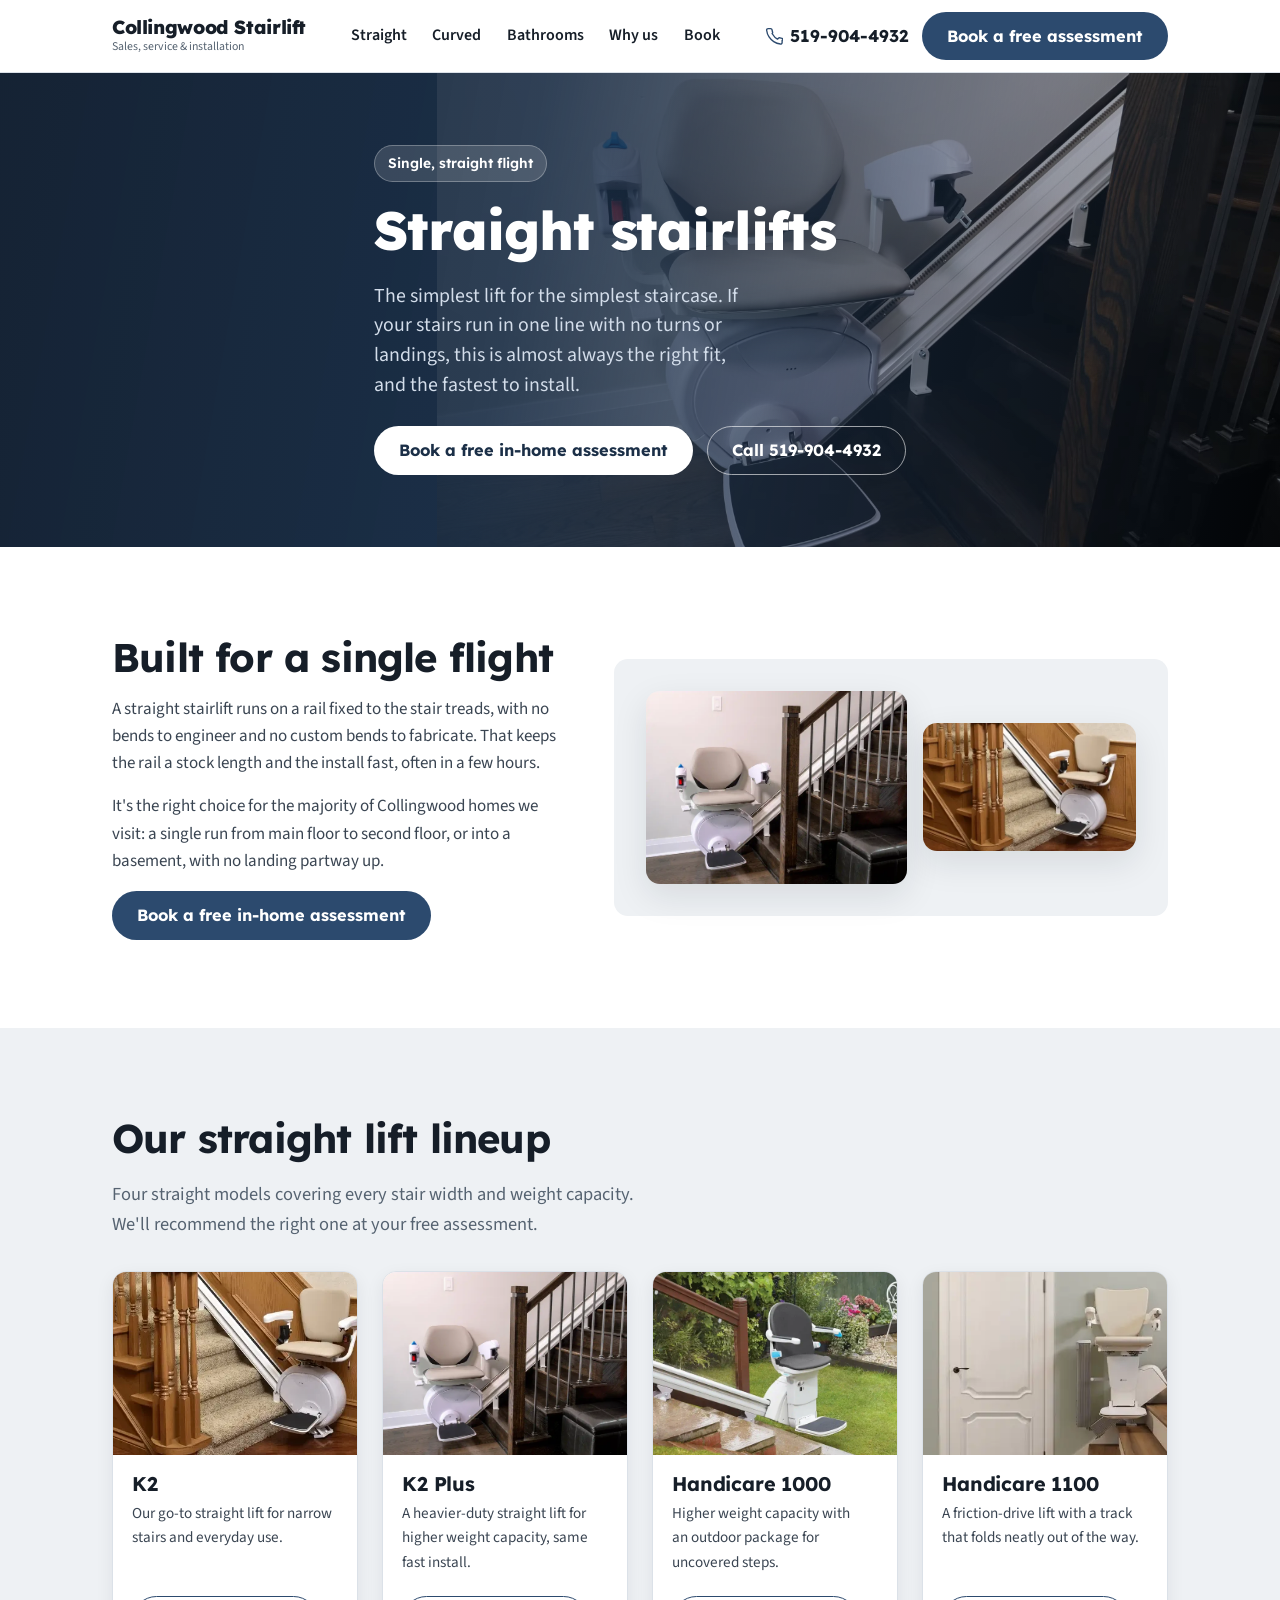
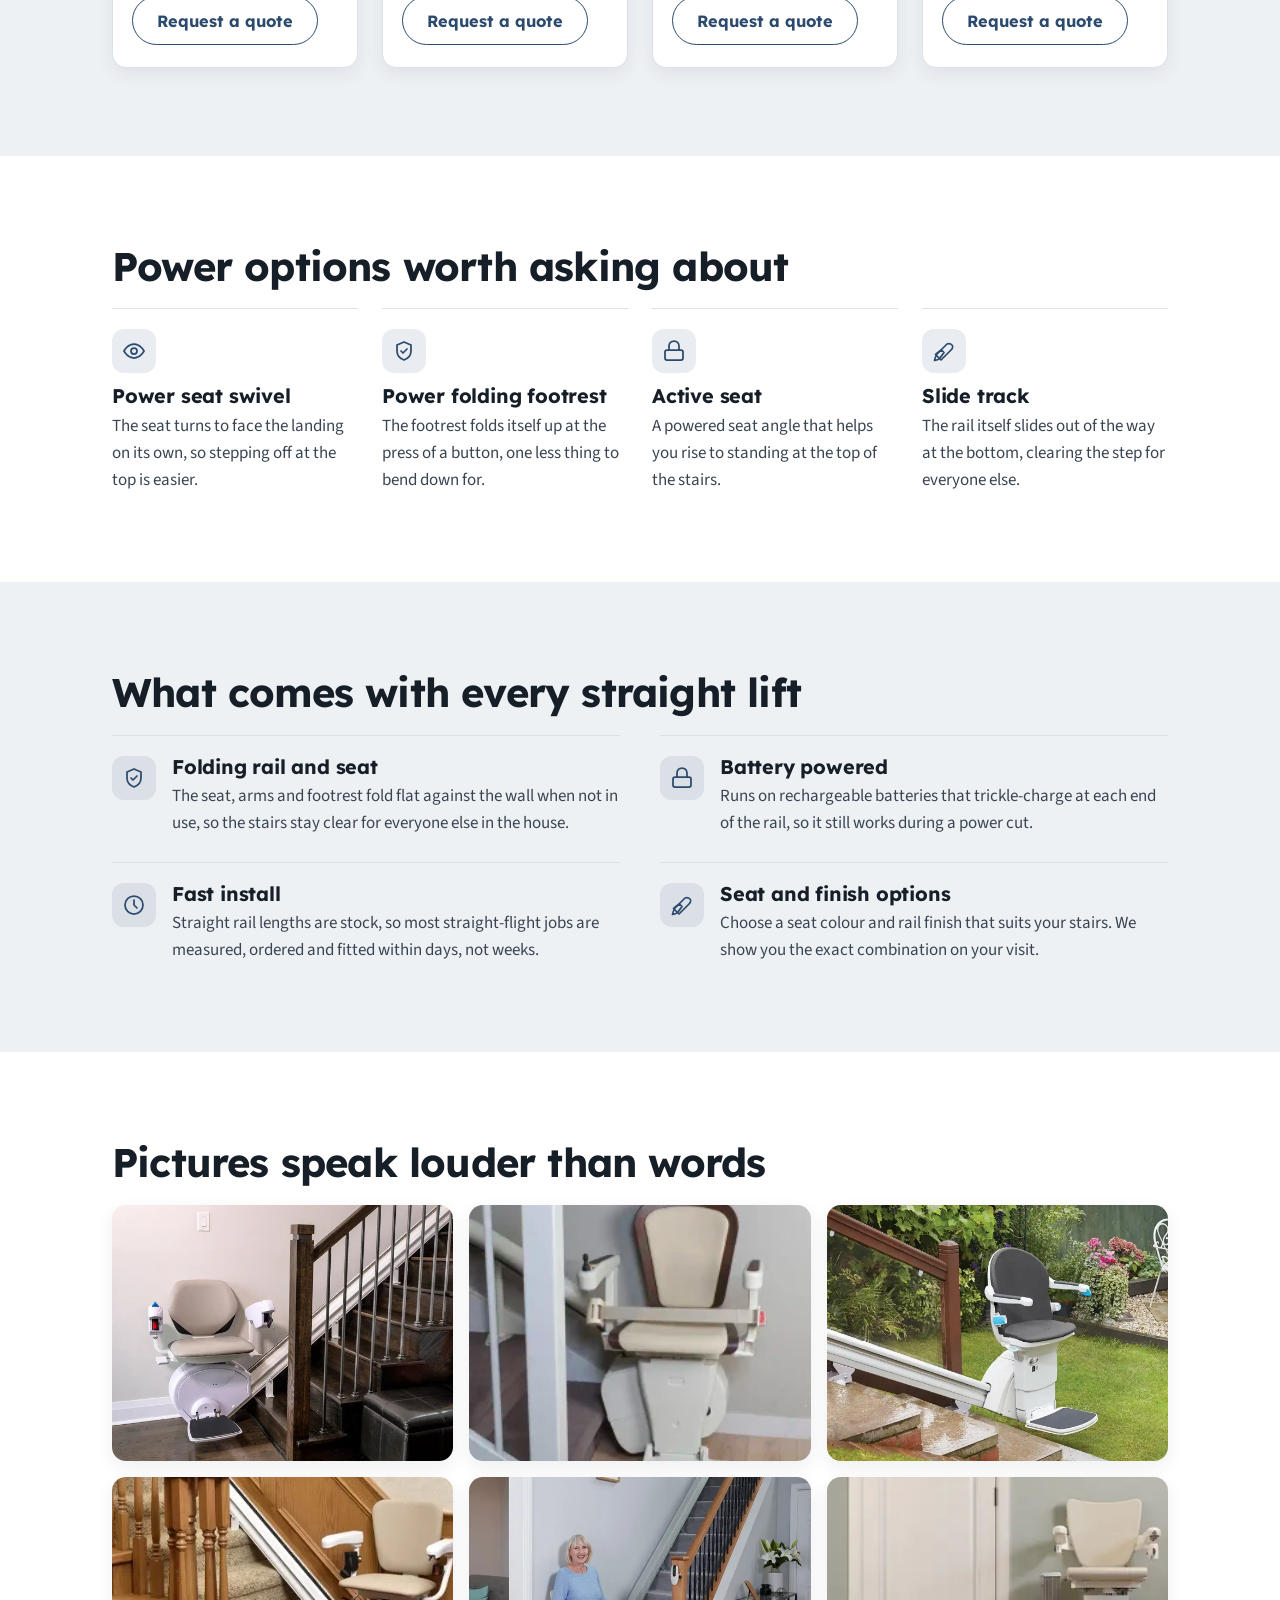
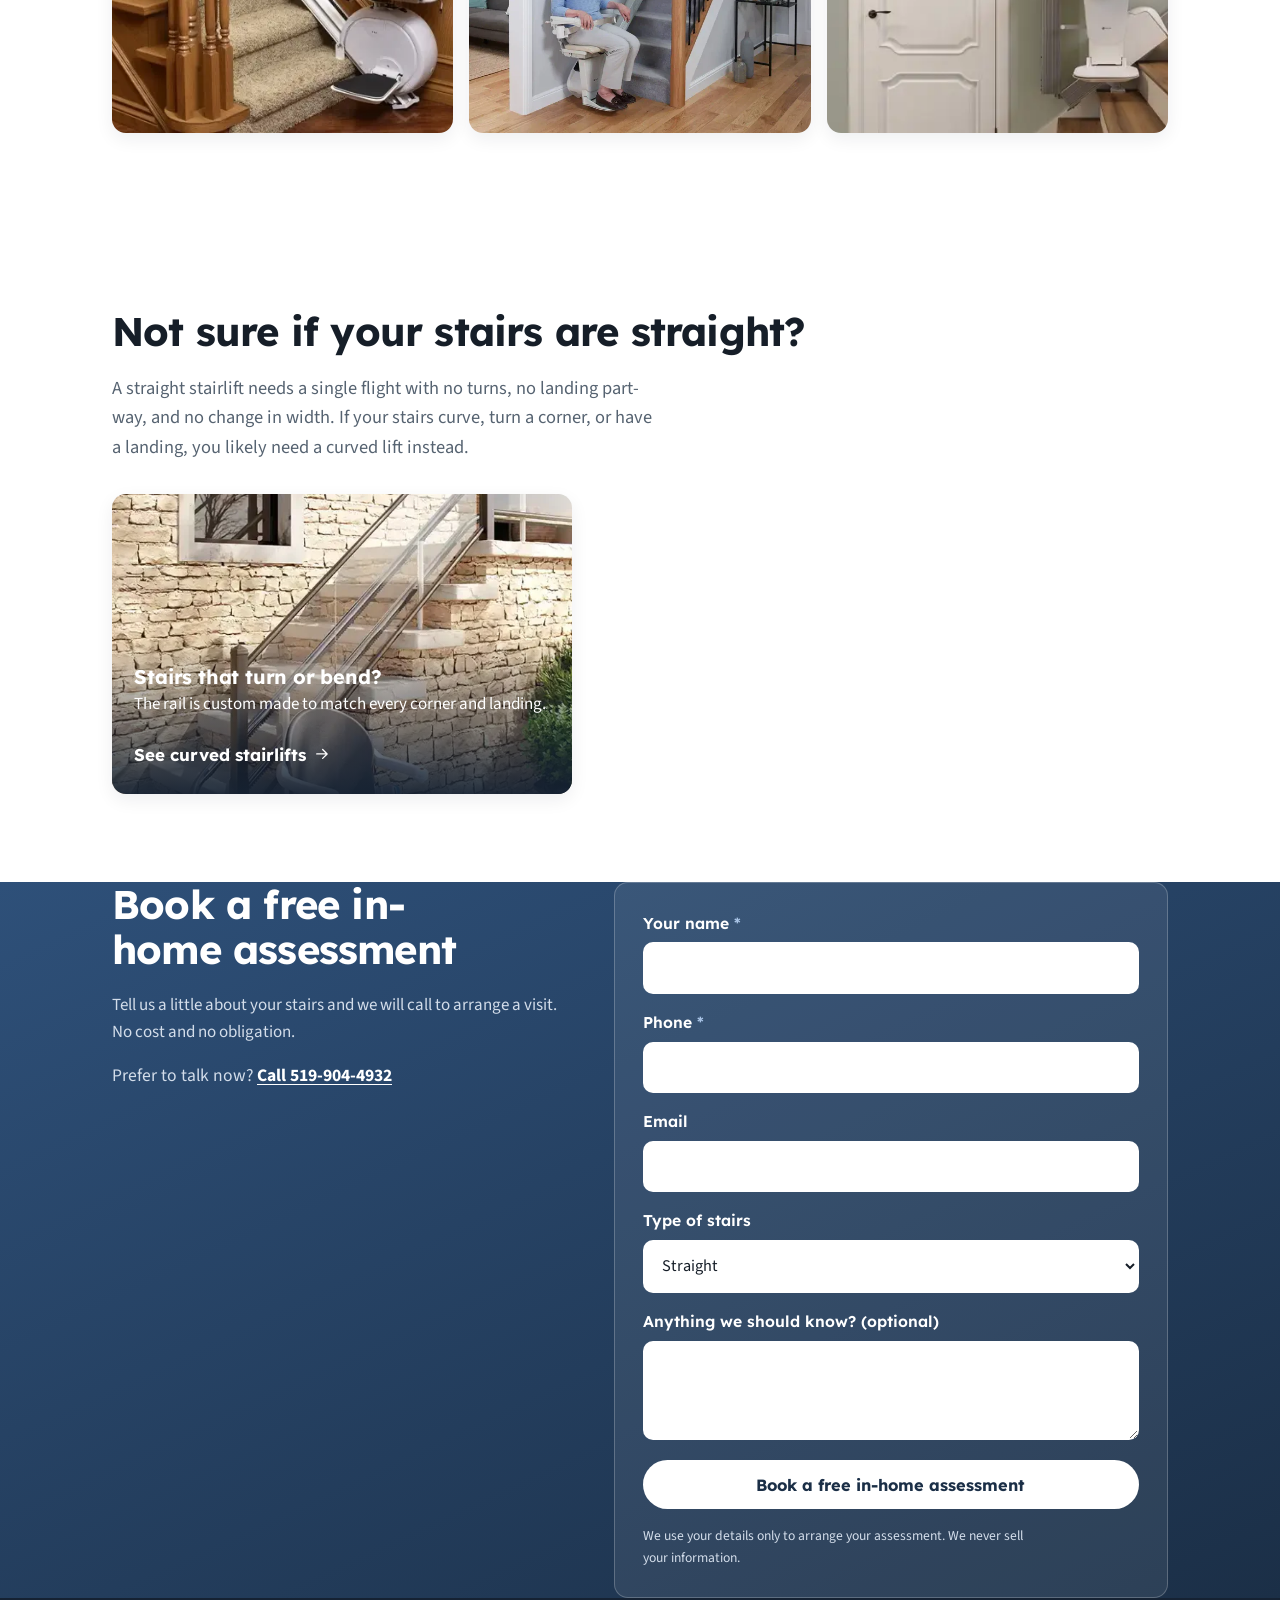
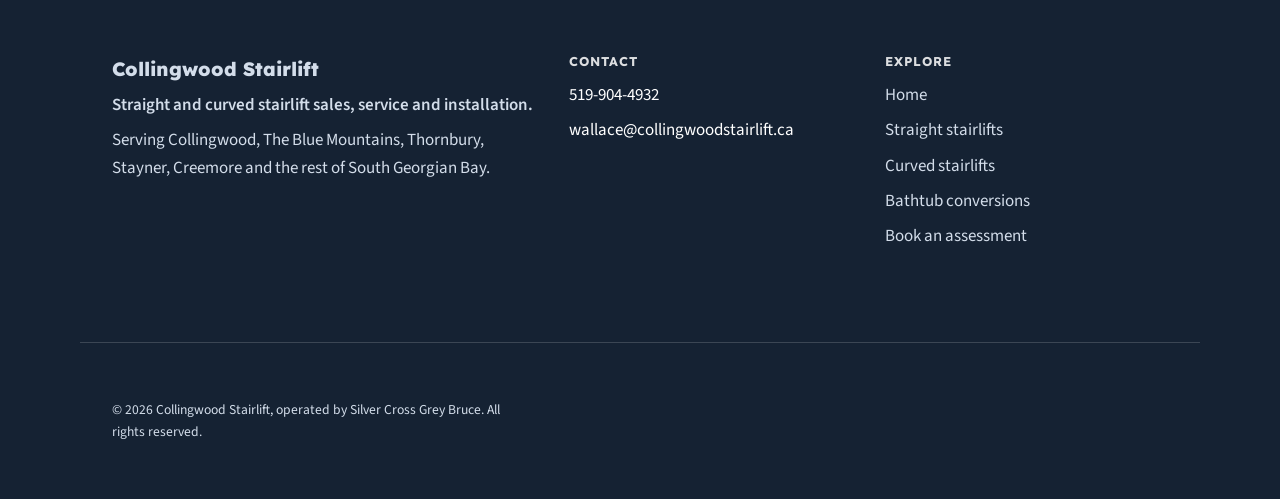
<file: straight-stairlifts.html>
<!DOCTYPE html>
<html lang="en-CA">
<head>
<meta charset="utf-8">
<meta name="viewport" content="width=device-width, initial-scale=1">
<title>Straight Stairlifts | Collingwood Stairlift</title>
<meta name="description" content="Straight stairlifts for a single flight of stairs, sold, installed and serviced locally in Collingwood and South Georgian Bay. Free in-home assessment.">
<meta name="theme-color" content="#1b2f47">
<link rel="icon" type="image/svg+xml" href="favicon.svg">
<link rel="icon" type="image/png" sizes="48x48" href="favicon-48.png">
<link rel="icon" type="image/png" sizes="192x192" href="favicon-192.png">
<link rel="apple-touch-icon" href="apple-touch-icon.png">
<link rel="canonical" href="https://collingwoodstairlift.ca/straight-stairlifts">
<meta property="og:type" content="website">
<meta property="og:site_name" content="Collingwood Stairlift">
<meta property="og:locale" content="en_CA">
<meta property="og:title" content="Straight Stairlifts | Collingwood Stairlift">
<meta property="og:description" content="Straight stairlifts for a single flight of stairs, sold, installed and serviced locally in Collingwood and South Georgian Bay. Free in-home assessment.">
<meta property="og:url" content="https://collingwoodstairlift.ca/straight-stairlifts">
<meta property="og:image" content="https://collingwoodstairlift.ca/images/straight-lady.webp">
<meta name="twitter:card" content="summary_large_image">
<link rel="stylesheet" href="styles.css">
<script src="tracking.js" defer></script>
</head>
<body>
<a class="skip" href="#main">Skip to content</a>

<!-- ===== Header ===== -->
<header class="site-header">
  <div class="wrap nav">
    <a class="brand" href="./">
      <b>Collingwood Stairlift</b>
      <span>Sales, service &amp; installation</span>
    </a>
    <nav class="nav-links" aria-label="Primary">
      <a href="straight-stairlifts" aria-current="page">Straight</a>
      <a href="curved-stairlifts">Curved</a>
      <a href="bathrooms">Bathrooms</a>
      <a href="./#why">Why us</a>
      <a href="#book">Book</a>
    </nav>
    <div class="nav-actions">
      <a class="nav-phone" href="tel:+15199044932" aria-label="Call 519-904-4932">
        <svg viewBox="0 0 24 24" fill="none" stroke="currentColor" stroke-width="1.75" stroke-linecap="round" stroke-linejoin="round" aria-hidden="true"><path d="M22 16.9v3a2 2 0 0 1-2.2 2 19.8 19.8 0 0 1-8.6-3.1 19.5 19.5 0 0 1-6-6A19.8 19.8 0 0 1 2.1 4.2 2 2 0 0 1 4.1 2h3a2 2 0 0 1 2 1.7c.1.9.3 1.8.6 2.6a2 2 0 0 1-.5 2.1L10 9.6a16 16 0 0 0 6 6l1.2-1.2a2 2 0 0 1 2.1-.4c.8.3 1.7.5 2.6.6a2 2 0 0 1 1.7 2Z"/></svg>
        <span>519-904-4932</span>
      </a>
      <a class="btn btn--solid nav-book" href="#book">Book a free assessment</a>
      <details class="m-menu">
        <summary aria-label="Open menu">
          <svg viewBox="0 0 24 24" fill="none" stroke="currentColor" stroke-width="1.75" stroke-linecap="round" aria-hidden="true"><path d="M4 7h16M4 12h16M4 17h16"/></svg>
        </summary>
        <div class="m-panel">
          <a href="straight-stairlifts">Straight stairlifts</a>
          <a href="curved-stairlifts">Curved stairlifts</a>
          <a href="bathrooms">Bathtub conversions</a>
          <a href="./#why">Why us</a>
          <a href="#book">Book a free assessment</a>
          <a href="tel:+15199044932">Call 519-904-4932</a>
        </div>
      </details>
    </div>
  </div>
</header>

<main id="main">

  <!-- ===== Hero (full-bleed video) ===== -->
  <section class="hero-photo hero-photo--sub">
    <video class="hero-bg" poster="images/straight-lady.webp" autoplay muted loop playsinline aria-hidden="true">
      <source src="images/hero.webm" type="video/webm">
    </video>
    <div class="scrim"></div>
    <div class="wrap">
      <div class="hero-inner">
        <span class="hero-badge">Single, straight flight</span>
        <h1>Straight stairlifts</h1>
        <p class="lead">The simplest lift for the simplest staircase. If your stairs run in one line with no turns or landings, this is almost always the right fit, and the fastest to install.</p>
        <div class="hero-actions">
          <a class="btn btn--onband" href="#book">Book a free in-home assessment</a>
          <a class="btn btn--ghostband" href="tel:+15199044932">Call 519-904-4932</a>
        </div>
      </div>
    </div>
  </section>

  <!-- ===== Overview + gallery ===== -->
  <section class="section">
    <div class="wrap split split--rev">
      <div class="split-copy">
        <h2>Built for a single flight</h2>
        <p>A straight stairlift runs on a rail fixed to the stair treads, with no bends to engineer and no custom bends to fabricate. That keeps the rail a stock length and the install fast, often in a few hours.</p>
        <p>It's the right choice for the majority of Collingwood homes we visit: a single run from main floor to second floor, or into a basement, with no landing partway up.</p>
        <a class="btn btn--solid" href="#book">Book a free in-home assessment</a>
      </div>
      <div class="split-media split-media--gallery">
        <img src="images/straight.webp" alt="A beige straight stairlift beside a dark wood staircase" loading="lazy" width="640" height="473">
        <img src="images/straight-closeup.webp" alt="A stairlift with a beige seat matched to a golden oak staircase" loading="lazy" width="500" height="300">
      </div>
    </div>
  </section>

  <!-- ===== Product lineup ===== -->
  <section class="section mist">
    <div class="wrap">
      <h2>Our straight lift lineup</h2>
      <p class="section-lead">Four straight models covering every stair width and weight capacity. We'll recommend the right one at your free assessment.</p>
      <div class="product-grid">
        <div class="product-card">
          <img src="images/straight-closeup.webp" alt="A stairlift with a beige seat matched to a golden oak staircase" loading="lazy" width="500" height="300">
          <div class="product-body">
            <h3>K2</h3>
            <p>Our go-to straight lift for narrow stairs and everyday use.</p>
            <a class="btn btn--ghost" href="#book">Request a quote</a>
          </div>
        </div>
        <div class="product-card">
          <img src="images/straight.webp" alt="A beige straight stairlift beside a dark wood staircase" loading="lazy" width="640" height="473">
          <div class="product-body">
            <h3>K2 Plus</h3>
            <p>A heavier-duty straight lift for higher weight capacity, same fast install.</p>
            <a class="btn btn--ghost" href="#book">Request a quote</a>
          </div>
        </div>
        <div class="product-card">
          <img src="images/outdoor-garden.webp" alt="A straight stairlift installed on outdoor garden steps" loading="lazy" width="640" height="470">
          <div class="product-body">
            <h3>Handicare 1000</h3>
            <p>Higher weight capacity with an outdoor package for uncovered steps.</p>
            <a class="btn btn--ghost" href="#book">Request a quote</a>
          </div>
        </div>
        <div class="product-card">
          <img src="images/folded-door.webp" alt="A stairlift folded flat beside a white interior door" loading="lazy" width="500" height="300">
          <div class="product-body">
            <h3>Handicare 1100</h3>
            <p>A friction-drive lift with a track that folds neatly out of the way.</p>
            <a class="btn btn--ghost" href="#book">Request a quote</a>
          </div>
        </div>
      </div>
    </div>
  </section>

  <!-- ===== Power features ===== -->
  <section class="section">
    <div class="wrap">
      <h2>Power options worth asking about</h2>
      <div class="why-grid power-grid">
        <div class="why-item">
          <span class="why-ic"><svg viewBox="0 0 24 24" fill="none" stroke="currentColor" stroke-width="1.75" stroke-linecap="round" stroke-linejoin="round" aria-hidden="true"><path d="M2 12s3.5-7 10-7 10 7 10 7-3.5 7-10 7-10-7-10-7Z"/><circle cx="12" cy="12" r="3"/></svg></span>
          <div><h3>Power seat swivel</h3><p>The seat turns to face the landing on its own, so stepping off at the top is easier.</p></div>
        </div>
        <div class="why-item">
          <span class="why-ic"><svg viewBox="0 0 24 24" fill="none" stroke="currentColor" stroke-width="1.75" stroke-linecap="round" stroke-linejoin="round" aria-hidden="true"><path d="M12 3l7 3v6c0 4.5-3 7.5-7 9-4-1.5-7-4.5-7-9V6l7-3Z"/><path d="M9 12l2 2 4-4"/></svg></span>
          <div><h3>Power folding footrest</h3><p>The footrest folds itself up at the press of a button, one less thing to bend down for.</p></div>
        </div>
        <div class="why-item">
          <span class="why-ic"><svg viewBox="0 0 24 24" fill="none" stroke="currentColor" stroke-width="1.75" stroke-linecap="round" stroke-linejoin="round" aria-hidden="true"><rect x="3" y="11" width="18" height="10" rx="2"/><path d="M7 11V7a5 5 0 0 1 10 0v4"/></svg></span>
          <div><h3>Active seat</h3><p>A powered seat angle that helps you rise to standing at the top of the stairs.</p></div>
        </div>
        <div class="why-item">
          <span class="why-ic"><svg viewBox="0 0 24 24" fill="none" stroke="currentColor" stroke-width="1.75" stroke-linecap="round" stroke-linejoin="round" aria-hidden="true"><path d="M4.5 16.5c-1.5 1.5-2 5-2 5s3.5-.5 5-2c.8-.8 1.9-2.2 2.7-3.4l1.8-2.6-2.5-2.5-2.6 1.8c-1.2.8-2.6 1.9-3.4 2.7Z"/><path d="M15 5s3-1 5 1-1 5-1 5L9 21l-5-5 10-10Z"/></svg></span>
          <div><h3>Slide track</h3><p>The rail itself slides out of the way at the bottom, clearing the step for everyone else.</p></div>
        </div>
      </div>
    </div>
  </section>

  <!-- ===== Features ===== -->
  <section class="section mist">
    <div class="wrap">
      <h2>What comes with every straight lift</h2>
      <div class="why-grid">
        <div class="why-item">
          <span class="why-ic"><svg viewBox="0 0 24 24" fill="none" stroke="currentColor" stroke-width="1.75" stroke-linecap="round" stroke-linejoin="round" aria-hidden="true"><path d="M12 3l7 3v6c0 4.5-3 7.5-7 9-4-1.5-7-4.5-7-9V6l7-3Z"/><path d="M9 12l2 2 4-4"/></svg></span>
          <div><h3>Folding rail and seat</h3><p>The seat, arms and footrest fold flat against the wall when not in use, so the stairs stay clear for everyone else in the house.</p></div>
        </div>
        <div class="why-item">
          <span class="why-ic"><svg viewBox="0 0 24 24" fill="none" stroke="currentColor" stroke-width="1.75" stroke-linecap="round" stroke-linejoin="round" aria-hidden="true"><rect x="3" y="11" width="18" height="10" rx="2"/><path d="M7 11V7a5 5 0 0 1 10 0v4"/></svg></span>
          <div><h3>Battery powered</h3><p>Runs on rechargeable batteries that trickle-charge at each end of the rail, so it still works during a power cut.</p></div>
        </div>
        <div class="why-item">
          <span class="why-ic"><svg viewBox="0 0 24 24" fill="none" stroke="currentColor" stroke-width="1.75" stroke-linecap="round" stroke-linejoin="round" aria-hidden="true"><circle cx="12" cy="12" r="9"/><path d="M12 7v5l3 3"/></svg></span>
          <div><h3>Fast install</h3><p>Straight rail lengths are stock, so most straight-flight jobs are measured, ordered and fitted within days, not weeks.</p></div>
        </div>
        <div class="why-item">
          <span class="why-ic"><svg viewBox="0 0 24 24" fill="none" stroke="currentColor" stroke-width="1.75" stroke-linecap="round" stroke-linejoin="round" aria-hidden="true"><path d="M4.5 16.5c-1.5 1.5-2 5-2 5s3.5-.5 5-2c.8-.8 1.9-2.2 2.7-3.4l1.8-2.6-2.5-2.5-2.6 1.8c-1.2.8-2.6 1.9-3.4 2.7Z"/><path d="M15 5s3-1 5 1-1 5-1 5L9 21l-5-5 10-10Z"/></svg></span>
          <div><h3>Seat and finish options</h3><p>Choose a seat colour and rail finish that suits your stairs. We show you the exact combination on your visit.</p></div>
        </div>
      </div>
    </div>
  </section>

  <!-- ===== Gallery ===== -->
  <section class="section">
    <div class="wrap">
      <h2>Pictures speak louder than words</h2>
      <div class="gallery-grid">
        <img src="images/straight.webp" alt="A beige straight stairlift beside a dark wood staircase" loading="lazy" width="640" height="473">
        <img src="images/straight-highend.webp" alt="A cream stairlift folded compactly at the foot of the stairs" loading="lazy" width="256" height="393">
        <img src="images/outdoor-garden.webp" alt="A straight stairlift installed on outdoor garden steps" loading="lazy" width="640" height="470">
        <img src="images/straight-closeup.webp" alt="A stairlift with a beige seat matched to a golden oak staircase" loading="lazy" width="500" height="300">
        <img src="images/straight-lady.webp" alt="A woman seated comfortably on her stairlift at the foot of a carpeted staircase" loading="lazy" width="640" height="474">
        <img src="images/folded-door.webp" alt="A stairlift folded flat beside a white interior door" loading="lazy" width="500" height="300">
      </div>
    </div>
  </section>

  <!-- ===== Straight vs curved reminder ===== -->
  <section class="section">
    <div class="wrap">
      <h2>Not sure if your stairs are straight?</h2>
      <p class="section-lead">A straight stairlift needs a single flight with no turns, no landing part-way, and no change in width. If your stairs curve, turn a corner, or have a landing, you likely need a curved lift instead.</p>
      <a class="choose-card choose-card--photo choose-card--inline" href="curved-stairlifts">
        <img src="images/curved-outside.webp" alt="A twin-rail curved stairlift on outdoor stone steps" loading="lazy" width="640" height="843">
        <div class="cc-body">
          <h3>Stairs that turn or bend?</h3>
          <p>The rail is custom made to match every corner and landing.</p>
          <span class="choose-go">See curved stairlifts
            <svg viewBox="0 0 24 24" fill="none" stroke="currentColor" stroke-width="1.75" stroke-linecap="round" stroke-linejoin="round" aria-hidden="true"><path d="M5 12h14M13 6l6 6-6 6"/></svg>
          </span>
        </div>
      </a>
    </div>
  </section>

  <!-- ===== Book / assessment ===== -->
  <section class="band cta" id="book">
    <div class="wrap cta-grid">
      <div class="cta-copy">
        <h2>Book a free in-home assessment</h2>
        <p>Tell us a little about your stairs and we will call to arrange a visit. No cost and no obligation.</p>
        <p class="cta-phone">Prefer to talk now? <a href="tel:+15199044932">Call 519-904-4932</a></p>
      </div>
      <!-- This form needs a handler to actually send. See README (Formspree or Cloudflare Pages Forms). -->
      <form class="form" action="https://formspree.io/f/xeebwbpz" method="post">
        <input type="hidden" name="_subject" value="New booking request from collingwoodstairlift.ca">
        <input type="text" name="_gotcha" style="display:none" tabindex="-1" autocomplete="off" aria-hidden="true">
        <div class="field">
          <label for="name">Your name <span class="req" aria-hidden="true">*</span></label>
          <input id="name" name="name" type="text" autocomplete="name" required>
        </div>
        <div class="field">
          <label for="phone">Phone <span class="req" aria-hidden="true">*</span></label>
          <input id="phone" name="phone" type="tel" autocomplete="tel" required>
        </div>
        <div class="field">
          <label for="email">Email</label>
          <input id="email" name="email" type="email" autocomplete="email">
        </div>
        <div class="field">
          <label for="stairs">Type of stairs</label>
          <select id="stairs" name="stairs">
            <option>Straight</option>
            <option>Curved or with a landing</option>
            <option>Not sure yet</option>
          </select>
        </div>
        <div class="field">
          <label for="msg">Anything we should know? (optional)</label>
          <textarea id="msg" name="msg" rows="3"></textarea>
        </div>
        <button class="btn btn--onband" type="submit">Book a free in-home assessment</button>
        <p class="form-fine">We use your details only to arrange your assessment. We never sell your information.</p>
      </form>
    </div>
  </section>

</main>

<!-- ===== Footer ===== -->
<footer class="footer">
  <div class="wrap footer-grid">
    <div>
      <p class="foot-brand">Collingwood Stairlift</p>
      <p class="foot-sub">Straight and curved stairlift sales, service and installation.</p>
      <p>Serving Collingwood, The Blue Mountains, Thornbury, Stayner, Creemore and the rest of South Georgian Bay.</p>
    </div>
    <div>
      <h4>Contact</h4>
      <p><a href="tel:+15199044932">519-904-4932</a></p>
      <p><a href="mailto:wallace@collingwoodstairlift.ca">wallace@collingwoodstairlift.ca</a></p>
    </div>
    <nav aria-label="Footer">
      <h4>Explore</h4>
      <a href="./">Home</a>
      <a href="straight-stairlifts">Straight stairlifts</a>
      <a href="curved-stairlifts">Curved stairlifts</a>
          <a href="bathrooms">Bathtub conversions</a>
      <a href="#book">Book an assessment</a>
    </nav>
  </div>
  <div class="wrap foot-legal">
    <p>&copy; 2026 Collingwood Stairlift, operated by Silver Cross Grey Bruce. All rights reserved.</p>
  </div>
</footer>

<!-- Mobile sticky call bar -->
<a class="callbar" href="tel:+15199044932">
  <svg viewBox="0 0 24 24" fill="none" stroke="currentColor" stroke-width="1.75" stroke-linecap="round" stroke-linejoin="round" aria-hidden="true"><path d="M22 16.9v3a2 2 0 0 1-2.2 2 19.8 19.8 0 0 1-8.6-3.1 19.5 19.5 0 0 1-6-6A19.8 19.8 0 0 1 2.1 4.2 2 2 0 0 1 4.1 2h3a2 2 0 0 1 2 1.7c.1.9.3 1.8.6 2.6a2 2 0 0 1-.5 2.1L10 9.6a16 16 0 0 0 6 6l1.2-1.2a2 2 0 0 1 2.1-.4c.8.3 1.7.5 2.6.6a2 2 0 0 1 1.7 2Z"/></svg>
  Call 519-904-4932
</a>

<script type="application/ld+json">
{
  "@context": "https://schema.org",
  "@type": "Service",
  "serviceType": "Stairlift sales and installation",
  "name": "Straight Stairlift Installation",
  "description": "Sales, service and installation of straight stairlifts for single-flight staircases in Collingwood and South Georgian Bay.",
  "image": "https://collingwoodstairlift.ca/images/straight-lady.webp",
  "provider": { "@type": "LocalBusiness", "name": "Collingwood Stairlift", "telephone": "+1-519-904-4932", "url": "https://collingwoodstairlift.ca/" },
  "areaServed": ["Collingwood","The Blue Mountains","Thornbury","Stayner","Creemore","South Georgian Bay"],
  "url": "https://collingwoodstairlift.ca/straight-stairlifts"
}
</script>
<script type="application/ld+json">
{
  "@context": "https://schema.org",
  "@type": "BreadcrumbList",
  "itemListElement": [
    { "@type": "ListItem", "position": 1, "name": "Home", "item": "https://collingwoodstairlift.ca/" },
    { "@type": "ListItem", "position": 2, "name": "Straight Stairlifts", "item": "https://collingwoodstairlift.ca/straight-stairlifts" }
  ]
}
</script>
<script src="script.js" defer></script>
</body>
</html>
</file>
<file: styles.css>
/* Collingwood Stairlift - design system
   Plain HTML + CSS, no build step, opens offline.
   Brand: deep navy committed to full bands. One accent, locked.
   Type: Lexend (headings) + Source Sans 3 (body), self-hosted for offline + reading ease.
   Radius rule: buttons = pill, cards/panels = 14px, inputs = 10px.
   Motion: subtle, reduced-motion safe. */

/* ---------- Fonts (self-hosted, offline) ---------- */
@font-face{font-family:"Lexend";font-style:normal;font-weight:400;font-display:swap;src:url("fonts/lexend-latin-400-normal.woff2") format("woff2")}
@font-face{font-family:"Lexend";font-style:normal;font-weight:600;font-display:swap;src:url("fonts/lexend-latin-600-normal.woff2") format("woff2")}
@font-face{font-family:"Lexend";font-style:normal;font-weight:700;font-display:swap;src:url("fonts/lexend-latin-700-normal.woff2") format("woff2")}
@font-face{font-family:"Lexend";font-style:normal;font-weight:800;font-display:swap;src:url("fonts/lexend-latin-800-normal.woff2") format("woff2")}
@font-face{font-family:"Source Sans 3";font-style:normal;font-weight:400;font-display:swap;src:url("fonts/source-sans-3-latin-400-normal.woff2") format("woff2")}
@font-face{font-family:"Source Sans 3";font-style:normal;font-weight:600;font-display:swap;src:url("fonts/source-sans-3-latin-600-normal.woff2") format("woff2")}
@font-face{font-family:"Source Sans 3";font-style:normal;font-weight:700;font-display:swap;src:url("fonts/source-sans-3-latin-700-normal.woff2") format("woff2")}

/* ---------- Tokens ---------- */
:root{
  --font-head:"Lexend", system-ui, -apple-system, "Segoe UI", Roboto, Arial, sans-serif;
  --font-body:"Source Sans 3", system-ui, -apple-system, "Segoe UI", Roboto, Arial, sans-serif;
  --wrap:1120px;

  --paper:#ffffff;
  --mist:#eef1f4;
  --surface:#ffffff;
  --ink:#161e28;
  --body:#3a4552;
  --muted:#566371;
  --line:#dbe1e8;
  --accent:#2c4a6e;
  --accent-2:#1b2f47;
  --ring:#1b2f47;

  /* brand bands stay navy in both themes */
  --band:linear-gradient(155deg,#2e5079 0%,#1b2f47 100%);
  --band-deep:#152233;
  --on-band:#ffffff;
  --on-band-soft:#d3ddea;

  --r-card:14px;
  --r-input:10px;
  --shadow:0 12px 34px rgba(15,25,40,.10);
  --shadow-soft:0 6px 18px rgba(15,25,40,.07);
}
@media (prefers-color-scheme:dark){
  :root{
    --paper:#0d1218;
    --mist:#131a22;
    --surface:#171f29;
    --ink:#e9edf2;
    --body:#bcc4cf;
    --muted:#8f9aa8;
    --line:#262f3b;
    --accent:#7ea6d6;
    --accent-2:#7ea6d6;
    --ring:#a9c4e6;
    --shadow:0 14px 36px rgba(0,0,0,.5);
    --shadow-soft:0 6px 18px rgba(0,0,0,.4);
  }
}

/* ---------- Base ---------- */
*{box-sizing:border-box}
html{-webkit-text-size-adjust:100%}
@media (prefers-reduced-motion:no-preference){html{scroll-behavior:smooth}}
body{
  margin:0;background:var(--paper);color:var(--body);
  font-family:var(--font-body);font-size:1.0625rem;line-height:1.6;
  -webkit-font-smoothing:antialiased;text-rendering:optimizeLegibility;
}
img{max-width:100%;display:block}
h1,h2,h3,h4{font-family:var(--font-head);color:var(--ink);margin:0 0 .5em;line-height:1.12;letter-spacing:-.02em;text-wrap:balance}
h1{font-size:clamp(2.1rem,5vw,3.35rem);font-weight:800}
h2{font-size:clamp(1.7rem,3.6vw,2.5rem);font-weight:700}
h3{font-size:1.24rem;font-weight:700;letter-spacing:-.01em}
h4{font-size:.95rem;font-weight:700;letter-spacing:.01em}
p{margin:0 0 1rem;max-width:66ch;text-wrap:pretty}
a{color:var(--accent);text-underline-offset:3px}
strong{color:var(--ink)}
:focus-visible{outline:3px solid var(--ring);outline-offset:3px;border-radius:8px}
/* navy ring is invisible on navy bands; use the light ring there */
.band :focus-visible,.hero-photo :focus-visible,.footer :focus-visible,.callbar:focus-visible{outline-color:#a9c4e6}

.wrap{max-width:var(--wrap);margin-inline:auto;padding-inline:clamp(1rem,4vw,2rem)}
.section{padding-block:clamp(3.25rem,7vw,5.5rem)}
.section.mist{background:var(--mist)}
.section-lead{font-size:1.15rem;color:var(--muted);max-width:60ch;margin-bottom:2rem}

.skip{position:absolute;left:-9999px;top:0;background:var(--accent);color:#fff;padding:.75rem 1rem;border-radius:0 0 10px 0;z-index:200}
.skip:focus{left:0}

/* ---------- Buttons ---------- */
.btn{
  display:inline-flex;align-items:center;justify-content:center;gap:.55rem;
  font-family:var(--font-head);font-weight:700;font-size:1.02rem;line-height:1;
  padding:.95rem 1.5rem;min-height:48px;border-radius:999px;border:1.5px solid transparent;
  text-decoration:none;cursor:pointer;white-space:nowrap;
  transition:transform .16s ease, background-color .16s ease, box-shadow .16s ease, border-color .16s ease;
}
.btn svg{width:1.15em;height:1.15em;flex:none}
.btn--solid{background:var(--accent);color:#fff}
.btn--solid:hover{background:var(--accent-2);box-shadow:var(--shadow-soft);transform:translateY(-1px)}
.btn--ghost{background:transparent;color:var(--accent);border-color:var(--accent)}
.btn--ghost:hover{background:rgba(44,74,110,.08)}
.btn--onband{background:#fff;color:#1b2f47}
.btn--onband:hover{background:#eaf0f7;box-shadow:0 8px 22px rgba(0,0,0,.18)}
.btn--ghostband{background:transparent;color:#fff;border-color:rgba(255,255,255,.6)}
.btn--ghostband:hover{background:rgba(255,255,255,.14)}
.btn:active{transform:translateY(1px)}
@media (prefers-reduced-motion:reduce){.btn{transition:none}}

/* ---------- Header / nav ---------- */
.site-header{position:sticky;top:0;z-index:100;background:color-mix(in srgb,var(--paper) 90%,transparent);backdrop-filter:saturate(140%) blur(10px);border-bottom:1px solid var(--line)}
.nav{display:flex;align-items:center;justify-content:space-between;gap:1rem;min-height:72px}
.brand{display:flex;flex-direction:column;line-height:1.05;text-decoration:none}
.brand b{font-family:var(--font-head);font-size:1.18rem;font-weight:800;color:var(--ink);letter-spacing:-.02em}
.brand span{font-size:.74rem;color:var(--muted);margin-top:3px}
.nav-links{display:flex;align-items:center;gap:1.6rem}
.nav-links a{color:var(--ink);text-decoration:none;font-weight:600;font-size:1rem}
.nav-links a:hover{color:var(--accent)}
.nav-actions{display:flex;align-items:center;gap:.9rem}
.nav-phone{display:inline-flex;align-items:center;gap:.4rem;color:var(--ink);text-decoration:none;font-weight:700;font-family:var(--font-head)}
.nav-phone svg{width:1.1em;height:1.1em;color:var(--accent)}
.m-menu{position:relative}
.m-menu>summary{list-style:none;display:inline-flex;align-items:center;justify-content:center;width:48px;height:48px;border:1.5px solid var(--line);border-radius:12px;cursor:pointer;color:var(--ink)}
.m-menu>summary::-webkit-details-marker{display:none}
.m-menu[open]>summary{background:var(--mist)}
.m-panel{position:absolute;right:0;top:calc(100% + .6rem);background:var(--surface);border:1px solid var(--line);border-radius:14px;box-shadow:var(--shadow);padding:.6rem;display:grid;gap:.2rem;min-width:240px}
.m-panel a{color:var(--ink);text-decoration:none;font-weight:600;padding:.7rem .8rem;border-radius:10px}
.m-panel a:hover{background:var(--mist)}
.m-menu{display:none}
@media (max-width:900px){
  .nav-links,.nav-book{display:none}
  .m-menu{display:block}
}
@media (max-width:420px){.nav-phone span{display:none}}

/* ---------- Bands ---------- */
.band{background:var(--band);color:var(--on-band)}
.band h1,.band h2,.band h3{color:var(--on-band)}
.band p{color:var(--on-band-soft)}

/* ---------- Hero ---------- */
.hero-badge{display:inline-flex;align-items:center;gap:.5rem;background:rgba(255,255,255,.14);border:1px solid rgba(255,255,255,.28);color:#fff;font-family:var(--font-head);font-weight:600;font-size:.86rem;padding:.4rem .8rem;border-radius:999px;margin-bottom:1.15rem}
.hero-badge svg{width:1em;height:1em}
.lead{font-size:1.24rem;line-height:1.5;max-width:34ch}
.hero-actions{display:flex;flex-wrap:wrap;gap:.85rem;margin-top:1.6rem}
@keyframes rise{from{opacity:0;transform:translateY(14px)}to{opacity:1;transform:none}}
@media (max-width:820px){
  .lead{max-width:60ch}
}

/* ---------- Chooser cards (inline cross-links) ---------- */
.choose-card{
  display:flex;flex-direction:column;gap:.3rem;text-decoration:none;color:var(--body);
  background:var(--surface);border:1px solid var(--line);border-radius:var(--r-card);
  padding:1.15rem;box-shadow:var(--shadow-soft);
  transition:transform .18s ease, box-shadow .18s ease, border-color .18s ease;
}
.choose-card h3{margin-bottom:.15em}
.choose-card p{margin-bottom:.5rem}
.choose-card:hover{transform:translateY(-3px);box-shadow:var(--shadow);border-color:rgba(44,74,110,.4)}
.choose-go{display:inline-flex;align-items:center;gap:.4rem;color:var(--accent);font-family:var(--font-head);font-weight:700;margin-top:.9rem}
.choose-go svg{width:1.05em;height:1.05em;transition:transform .18s ease}
.choose-card:hover .choose-go svg{transform:translateX(4px)}
@media (max-width:720px){.btn:active{transform:none}}
@media (prefers-reduced-motion:reduce){.choose-card,.choose-go svg{transition:none}}

/* ---------- Why ---------- */
.why-grid{display:grid;grid-template-columns:1fr 1fr;gap:1.5rem 2.5rem}
.why-item{display:flex;gap:1rem;padding-top:1.25rem;border-top:1px solid var(--line)}
.why-ic{flex:none;width:44px;height:44px;border-radius:12px;display:grid;place-items:center;background:rgba(44,74,110,.1);color:var(--accent)}
.why-ic svg{width:24px;height:24px}
.why-item h3{margin-bottom:.25em}
.why-item p{margin:0;color:var(--body)}
@media (max-width:720px){.why-grid{grid-template-columns:1fr;gap:0}}

/* ---------- Steps ---------- */
.steps-grid{list-style:none;margin:0;padding:0;display:grid;grid-template-columns:repeat(3,1fr);gap:1.75rem;counter-reset:step}
.step{position:relative}
.step-n{display:grid;place-items:center;width:44px;height:44px;border-radius:999px;background:var(--accent);color:#fff;font-family:var(--font-head);font-weight:800;font-size:1.15rem;margin-bottom:1rem}
.step h3{margin-bottom:.3em}
.step p{margin:0}
@media (max-width:720px){.steps-grid{grid-template-columns:1fr;gap:1.5rem}}

/* ---------- Quotes ---------- */
.quote-grid{display:grid;grid-template-columns:repeat(3,1fr);gap:1.5rem}
.quote{margin:0;background:var(--surface);border:1px solid var(--line);border-radius:var(--r-card);padding:1.5rem;box-shadow:var(--shadow-soft)}
.quote blockquote{margin:0 0 1rem;font-size:1.1rem;color:var(--ink);line-height:1.5}
.quote figcaption{font-family:var(--font-head);font-weight:600;color:var(--muted);font-size:.95rem}
@media (max-width:820px){.quote-grid{grid-template-columns:1fr}}

/* ---------- Book / CTA ---------- */
.cta-grid{display:grid;grid-template-columns:.9fr 1.1fr;gap:clamp(1.5rem,4vw,3rem);align-items:start}
.cta-phone{font-size:1.1rem;margin-top:1rem}
.cta-phone a{color:#fff;font-weight:700}
.form{background:rgba(255,255,255,.08);border:1px solid rgba(255,255,255,.22);border-radius:var(--r-card);padding:clamp(1.25rem,3vw,1.75rem);display:grid;gap:1rem}
.field{display:grid;gap:.4rem}
.field label{font-family:var(--font-head);font-weight:600;color:#fff;font-size:.98rem}
.req{color:#a9c4e6;text-decoration:none}
.field input,.field select,.field textarea{
  /* background is fixed white in both themes, so ink and UA controls must stay light-scheme */
  font-family:var(--font-body);font-size:1.02rem;color:#161e28;background:#fff;color-scheme:light;
  border:1px solid transparent;border-radius:var(--r-input);padding:.8rem .9rem;width:100%;
}
.field input:focus-visible,.field select:focus-visible,.field textarea:focus-visible{outline:3px solid #a9c4e6;outline-offset:2px}
.form .btn{margin-top:.25rem}
.form-fine{color:var(--on-band-soft);font-size:.85rem;margin:0}
.form-done{color:#fff;font-size:1.15rem;line-height:1.55;margin:0;padding-block:1rem}
.form-error{color:#fff;font-weight:600;margin:0}
.form button[disabled]{opacity:.7;cursor:wait}
@media (max-width:820px){.cta-grid{grid-template-columns:1fr}}

/* ---------- Footer ---------- */
.footer{background:var(--band-deep);color:#fff}
.footer .wrap{padding-block:clamp(2.5rem,5vw,3.5rem)}
.footer-grid{display:grid;grid-template-columns:1.5fr 1fr 1fr;gap:2rem}
.footer h4{color:#fff;text-transform:uppercase;font-size:.8rem;letter-spacing:.08em;margin-bottom:.9rem;opacity:.85}
.footer p{color:var(--on-band-soft);margin:0 0 .5rem}
.foot-brand{font-family:var(--font-head);font-weight:800;font-size:1.2rem;color:#fff}
.foot-sub{color:#fff;font-weight:600}
.footer a{color:#fff;text-decoration:none;display:block;margin-bottom:.5rem}
.footer nav a{color:var(--on-band-soft)}
.footer a:hover{text-decoration:underline}
.foot-legal{border-top:1px solid rgba(255,255,255,.16);padding-top:1.25rem;margin-top:1.75rem}
.foot-legal p{font-size:.85rem;color:var(--on-band-soft);margin:0}
@media (max-width:720px){.footer-grid{grid-template-columns:1fr;gap:1.75rem}}

/* ---------- Mobile call bar ---------- */
.callbar{display:none}
@media (max-width:720px){
  .callbar{
    display:flex;align-items:center;justify-content:center;gap:.5rem;
    position:fixed;left:0;right:0;bottom:0;z-index:150;
    background:var(--accent);color:#fff;text-decoration:none;
    font-family:var(--font-head);font-weight:700;font-size:1.1rem;
    padding:.95rem 1rem;padding-bottom:calc(.95rem + env(safe-area-inset-bottom));
    box-shadow:0 -6px 20px rgba(0,0,0,.18);
  }
  .callbar svg{width:1.2em;height:1.2em}
  body{padding-bottom:64px}
}

/* ===== v2: photo-forward ===== */
.hero-photo{position:relative;isolation:isolate;overflow:hidden;background:var(--accent-2)}
.hero-photo .hero-bg{position:absolute;inset:0;width:100%;height:100%;object-fit:cover;object-position:72% center;z-index:0}
video.hero-bg{pointer-events:none}
/* Show the whole video frame (no crop), anchored right; navy fills the rest.
   The left edge feathers into the navy so there is no visible seam. */
.hero-photo video.hero-bg{
  object-fit:contain;object-position:right center;
  -webkit-mask-image:linear-gradient(90deg,transparent 0,#000 22%);
  mask-image:linear-gradient(90deg,transparent 0,#000 22%);
}
@media (max-width:820px){
  .hero-photo video.hero-bg{object-fit:cover;object-position:center;-webkit-mask-image:none;mask-image:none}
}
.hero-photo .scrim{position:absolute;inset:0;z-index:1;background:linear-gradient(100deg,rgba(21,34,51,.96) 0%,rgba(27,47,71,.88) 40%,rgba(27,47,71,.48) 72%,rgba(27,47,71,.08) 100%)}
.hero-photo .wrap{position:relative;z-index:2}
.hero-inner{max-width:600px;color:#fff;padding-block:clamp(3.5rem,9vw,6.25rem)}
.hero-inner h1{color:#fff;margin-bottom:.4em}
.hero-inner .lead{color:var(--on-band-soft);max-width:38ch}
.hero-inner .hero-actions{margin-top:1.6rem}
@media (prefers-reduced-motion:no-preference){
  .hero-inner>*{animation:rise .6s cubic-bezier(.16,1,.3,1) both}
  .hero-inner>*:nth-child(2){animation-delay:.05s}
  .hero-inner>*:nth-child(3){animation-delay:.1s}
  .hero-inner>*:nth-child(4){animation-delay:.15s}
}
@media (max-width:820px){
  .hero-photo .scrim{background:linear-gradient(180deg,rgba(21,34,51,.4) 0%,rgba(21,34,51,.62) 42%,rgba(21,34,51,.94) 100%)}
  .hero-inner{max-width:none;padding-top:clamp(9rem,44vw,15rem)}
}

/* photo chooser cards */
.choose-card--photo{position:relative;overflow:hidden;padding:0;border:none;min-height:420px;display:flex;flex-direction:column;justify-content:flex-end;box-shadow:var(--shadow-soft)}
.choose-card--photo img{position:absolute;inset:0;width:100%;height:100%;object-fit:cover;object-position:center 25%;z-index:0;transition:transform .45s cubic-bezier(.16,1,.3,1)}
.choose-card--photo .cc-body{position:relative;z-index:1;width:100%;padding:1.75rem 1.4rem 1.5rem;color:#fff;background:linear-gradient(180deg,rgba(21,34,51,0) 0%,rgba(21,34,51,.55) 62%,rgba(21,34,51,.94) 100%)}
.choose-card--photo .cc-body h3,.choose-card--photo .cc-body p{color:#fff}
.choose-card--photo .choose-go{color:#fff}
.choose-card--photo:hover{transform:none}
.choose-card--photo:hover img{transform:scale(1.045)}
@media (prefers-reduced-motion:reduce){.choose-card--photo img{transition:none}}

/* split media band */
.split{display:grid;grid-template-columns:.9fr 1.1fr;gap:clamp(1.5rem,4vw,3rem);align-items:center}
.split-media{display:grid;grid-template-columns:1fr 1fr;gap:1rem;align-items:end;background:var(--mist);border-radius:var(--r-card);padding:clamp(1.25rem,3vw,2rem)}
.split-media img{width:100%;height:auto;border-radius:14px;box-shadow:var(--shadow)}
.split-media img:first-child{align-self:start;transform:translateY(1.5rem)}
.split-copy h2{margin-bottom:.4em}
@media (max-width:820px){.split{grid-template-columns:1fr}.split-media img:first-child{transform:none}}
@media (max-width:520px){.split-media{grid-template-columns:1fr}.split-media img:first-child{display:none}}

/* ===== v3: subpage hero + gallery + inline chooser ===== */
.hero-photo--sub{min-height:clamp(320px,44vw,460px);display:flex;align-items:flex-end}
.hero-photo--sub .hero-bg{object-position:center 20%}
.hero-photo--sub .hero-inner{padding-block:clamp(2.75rem,7vw,4.5rem)}

.split--rev .split-media{order:2}
@media (max-width:820px){.split--rev .split-media{order:-1}}

.split-media--gallery{grid-template-columns:1.1fr .9fr}
.split-media--gallery img:first-child{transform:none;align-self:center}
.split-media--gallery img:last-child{align-self:center}
.split-media--single{grid-template-columns:1fr}
.split-media--single img:first-child{transform:none;align-self:center}
@media (max-width:520px){.split-media--gallery img:first-child{display:block}}

.choose-card--inline{max-width:460px;min-height:300px}

/* ===== v4: feature grid, product cards, gallery ===== */
.feature-grid{display:grid;grid-template-columns:repeat(5,1fr);gap:1.25rem}
.feature-card{display:flex;flex-direction:column;gap:.15rem}
.feature-card img{width:100%;height:auto;aspect-ratio:4/3;object-fit:cover;border-radius:var(--r-card);margin-bottom:.85rem;box-shadow:var(--shadow-soft);display:block}
.feature-card h3{font-size:1.05rem;margin-bottom:.25em}
.feature-card p{margin:0;font-size:.92rem;color:var(--muted)}
@media (max-width:980px){.feature-grid{grid-template-columns:repeat(2,1fr)}}
@media (max-width:560px){.feature-grid{grid-template-columns:1fr}}

.product-grid{display:grid;grid-template-columns:repeat(4,1fr);gap:1.5rem;margin-top:2rem}
.product-grid--3{grid-template-columns:repeat(3,1fr)}
.product-grid--2{grid-template-columns:repeat(2,1fr);max-width:940px;margin-inline:auto}
.product-card{background:var(--surface);border:1px solid var(--line);border-radius:var(--r-card);overflow:hidden;box-shadow:var(--shadow-soft);display:flex;flex-direction:column;transition:transform .18s ease,box-shadow .18s ease}
.product-card img{width:100%;height:auto;aspect-ratio:4/3;object-fit:cover;display:block}
.product-body{padding:1.1rem 1.2rem 1.35rem;display:flex;flex-direction:column;flex:1}
.product-body h3{margin-bottom:.3em}
.product-body p{flex:1;font-size:.95rem}
.product-body .btn{align-self:flex-start;margin-top:.4rem}
.product-card:hover{transform:translateY(-3px);box-shadow:var(--shadow)}
.section-cta{margin-top:2.25rem;text-align:center}
@media (max-width:980px){.product-grid,.product-grid--3{grid-template-columns:repeat(2,1fr)}}
@media (max-width:620px){.product-grid,.product-grid--3{grid-template-columns:1fr}}

.gallery-grid{display:grid;grid-template-columns:repeat(3,1fr);gap:1rem}
.gallery-grid img{width:100%;height:100%;aspect-ratio:4/3;object-fit:cover;border-radius:var(--r-card);box-shadow:var(--shadow-soft)}
@media (max-width:780px){.gallery-grid{grid-template-columns:repeat(2,1fr)}}
@media (max-width:480px){.gallery-grid{grid-template-columns:1fr}}

/* ===== v5: straight vs curved chooser strip ===== */
.compare-strip{background:var(--mist);border-bottom:1px solid var(--line)}
.compare-inner{padding-block:clamp(2.25rem,5vw,3.5rem)}
.compare-copy{max-width:620px;margin-inline:auto;text-align:center}
.compare-copy h2{margin-bottom:.35em}
.compare-copy p{color:var(--muted);margin-inline:auto}
.compare-actions{display:flex;flex-wrap:wrap;justify-content:center;gap:.85rem;margin-top:1.35rem}

/* ===== v6: polish pass (impeccable) ===== */
/* Header lifts off the page once you scroll */
.site-header{transition:box-shadow .25s ease}
.site-header.scrolled{box-shadow:0 4px 18px rgba(15,25,40,.08)}

/* Gallery images respond to touch/hover, GPU transform only */
@media (prefers-reduced-motion:no-preference){
  .gallery-grid img{transition:transform .35s cubic-bezier(.16,1,.3,1), box-shadow .35s ease}
  .gallery-grid img:hover{transform:scale(1.02);box-shadow:var(--shadow)}
}

/* Scroll reveal: JS opts elements in; without JS everything is simply visible.
   Scoped to screen so unrevealed sections never print blank. */
@media screen and (prefers-reduced-motion:no-preference){
  .reveal{opacity:0;transform:translateY(14px);transition:opacity .55s cubic-bezier(.16,1,.3,1), transform .55s cubic-bezier(.16,1,.3,1);transition-delay:var(--reveal-delay,0s)}
  .reveal.in-view{opacity:1;transform:none}
}

/* Google rating line above reviews */
.rating-line{font-family:var(--font-head);font-weight:700;color:var(--ink);font-size:1.05rem;margin-bottom:1.75rem}
.rating-line .stars{color:var(--accent);letter-spacing:.15em;margin-right:.35rem}

/* FAQ accordion (native details/summary, no JS required) */
.faq-list{max-width:820px;border-top:1px solid var(--line)}
.faq{border-bottom:1px solid var(--line)}
.faq summary{list-style:none;cursor:pointer;display:flex;justify-content:space-between;align-items:center;gap:1rem;padding:1.1rem 0;font-family:var(--font-head);font-weight:700;color:var(--ink);font-size:1.08rem}
.faq summary::-webkit-details-marker{display:none}
.faq summary::after{content:"+";font-size:1.5rem;line-height:1;color:var(--accent);flex:none}
.faq[open] summary::after{content:"\2212"}
.faq p{margin:0 0 1.15rem;color:var(--body)}
.faq summary:hover{color:var(--accent)}

/* ===== v7: compact mobile — card grids become horizontal swipe rows ===== */
@media (max-width:820px){
  .section{padding-block:2.4rem}
  .section-lead{margin-bottom:1.4rem}
  .feature-grid,.product-grid,.product-grid--2,.product-grid--3,.gallery-grid,.quote-grid{
    display:flex;overflow-x:auto;gap:.9rem;
    scroll-snap-type:x mandatory;-webkit-overflow-scrolling:touch;
    scrollbar-width:thin;padding-bottom:.6rem;margin-top:1.25rem;
  }
  .feature-card,.product-card,.quote{flex:0 0 76%;scroll-snap-align:start}
  .feature-card{flex-basis:62%}
  .gallery-grid img{flex:0 0 72%;width:72%;scroll-snap-align:start}
  /* assessment-band photos: side by side instead of stacked */
  .split-media--gallery{grid-template-columns:1fr 1fr}
  .split-media--gallery img:first-child{display:block}
  .section-cta{margin-top:1.4rem}
}

/* Power options: one compact row so it reads differently from the why-grid */
.power-grid{grid-template-columns:repeat(4,1fr);gap:1.5rem}
.power-grid .why-item{flex-direction:column;gap:.75rem}
@media (max-width:980px){.power-grid{grid-template-columns:repeat(2,1fr)}}
@media (max-width:560px){.power-grid{grid-template-columns:1fr;gap:0}.power-grid .why-item{flex-direction:row;gap:1rem}}
</file>
